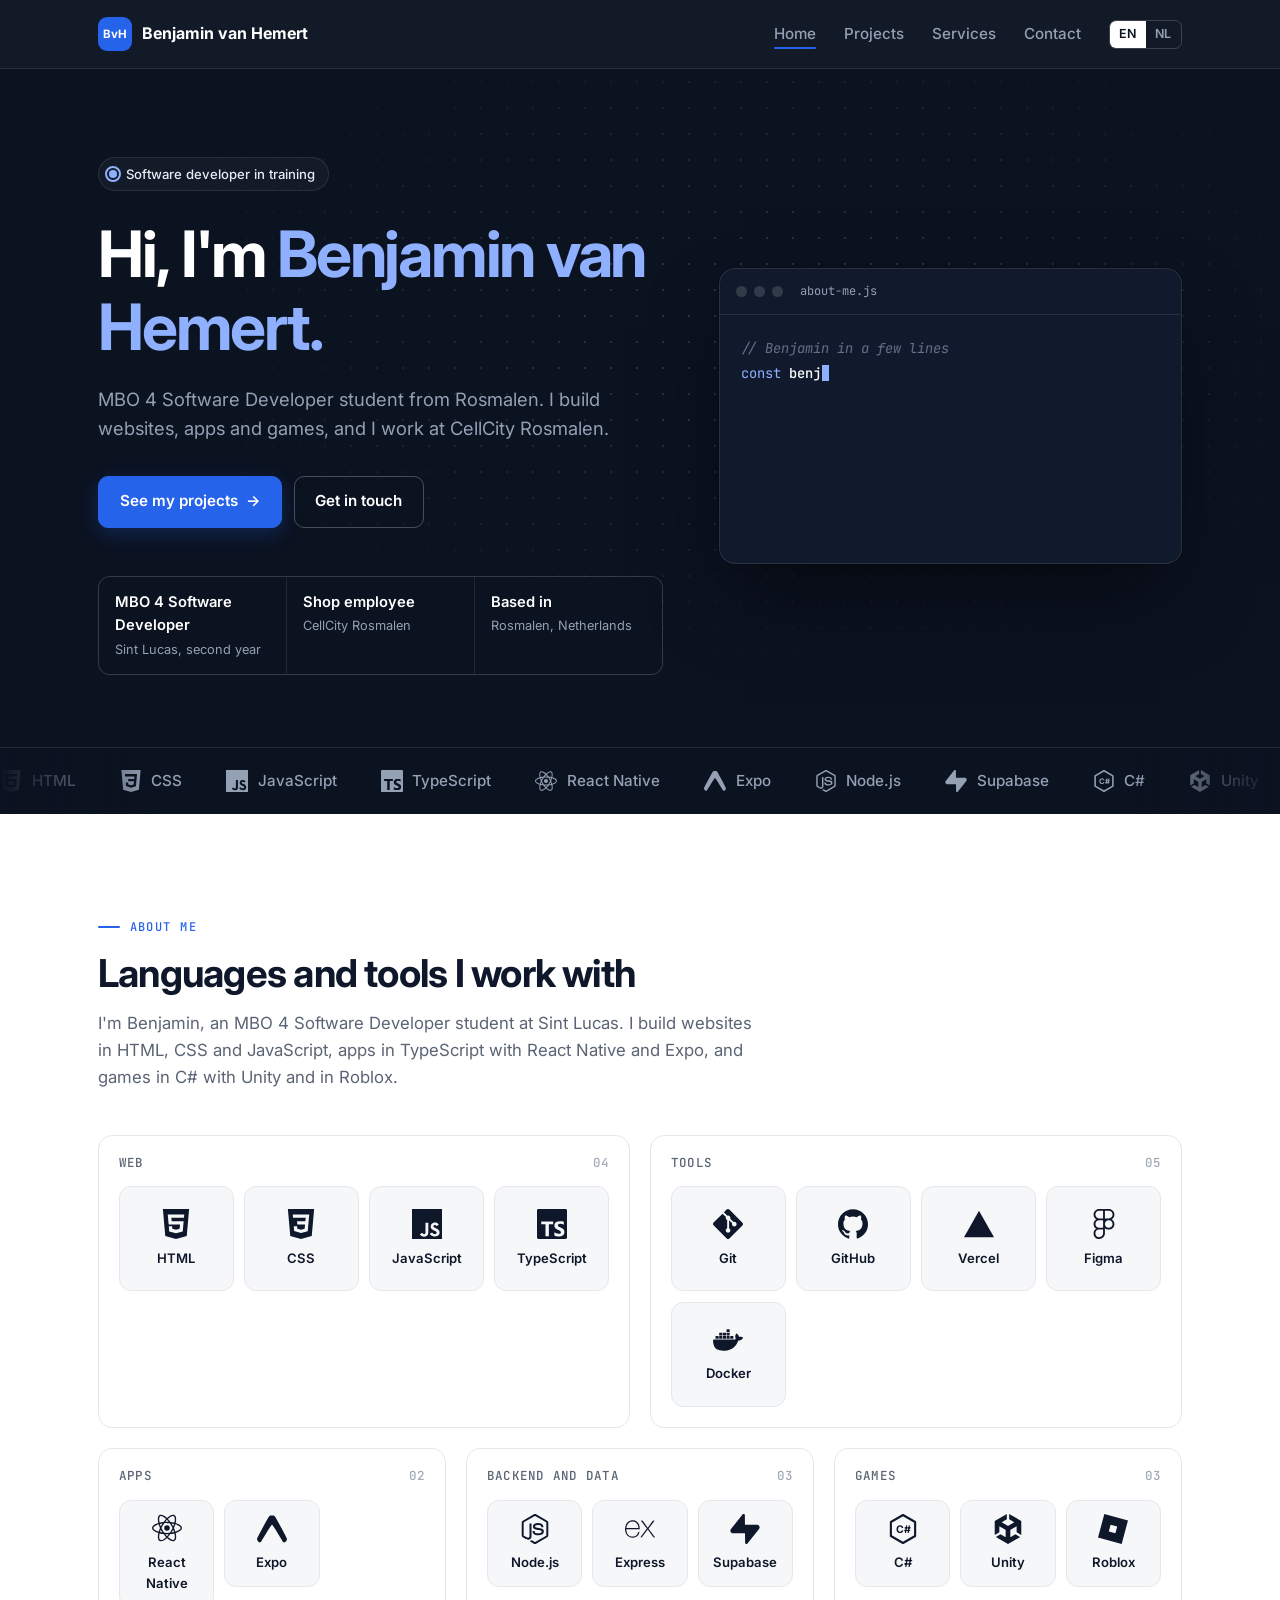
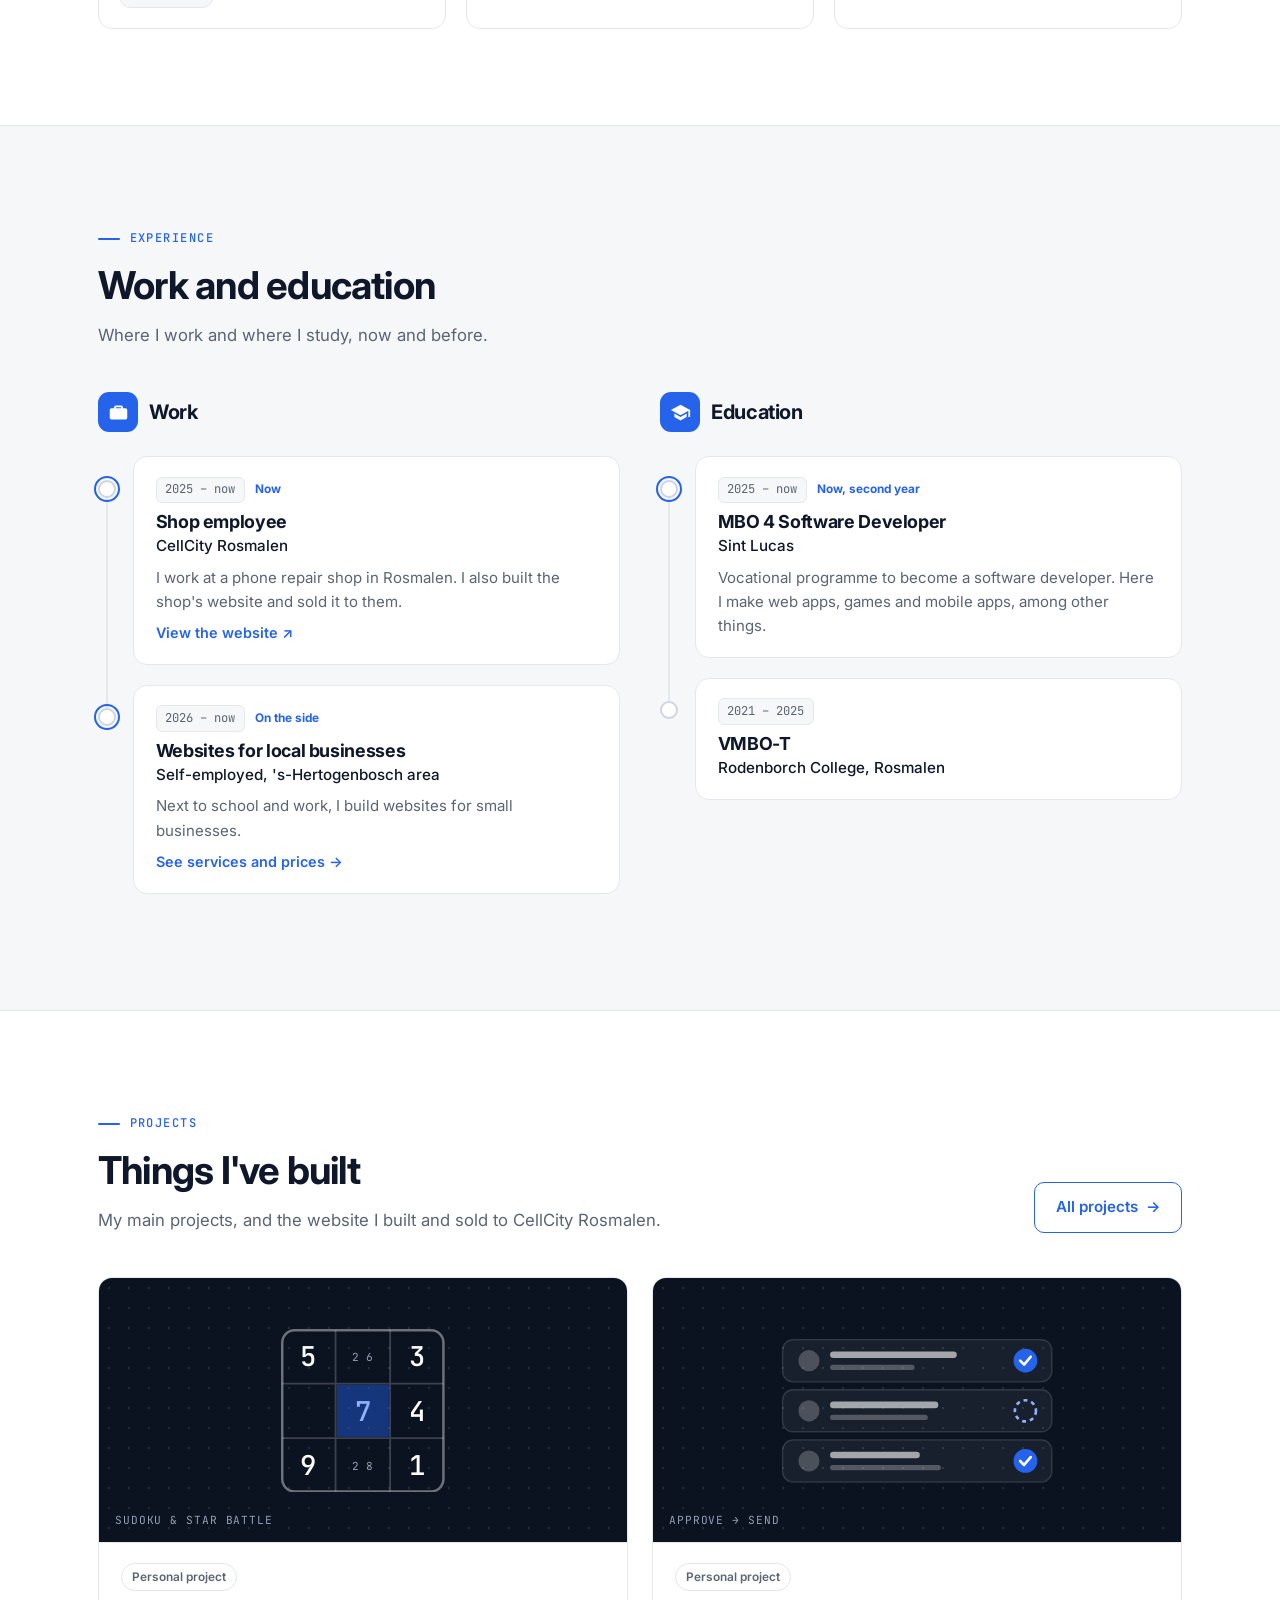
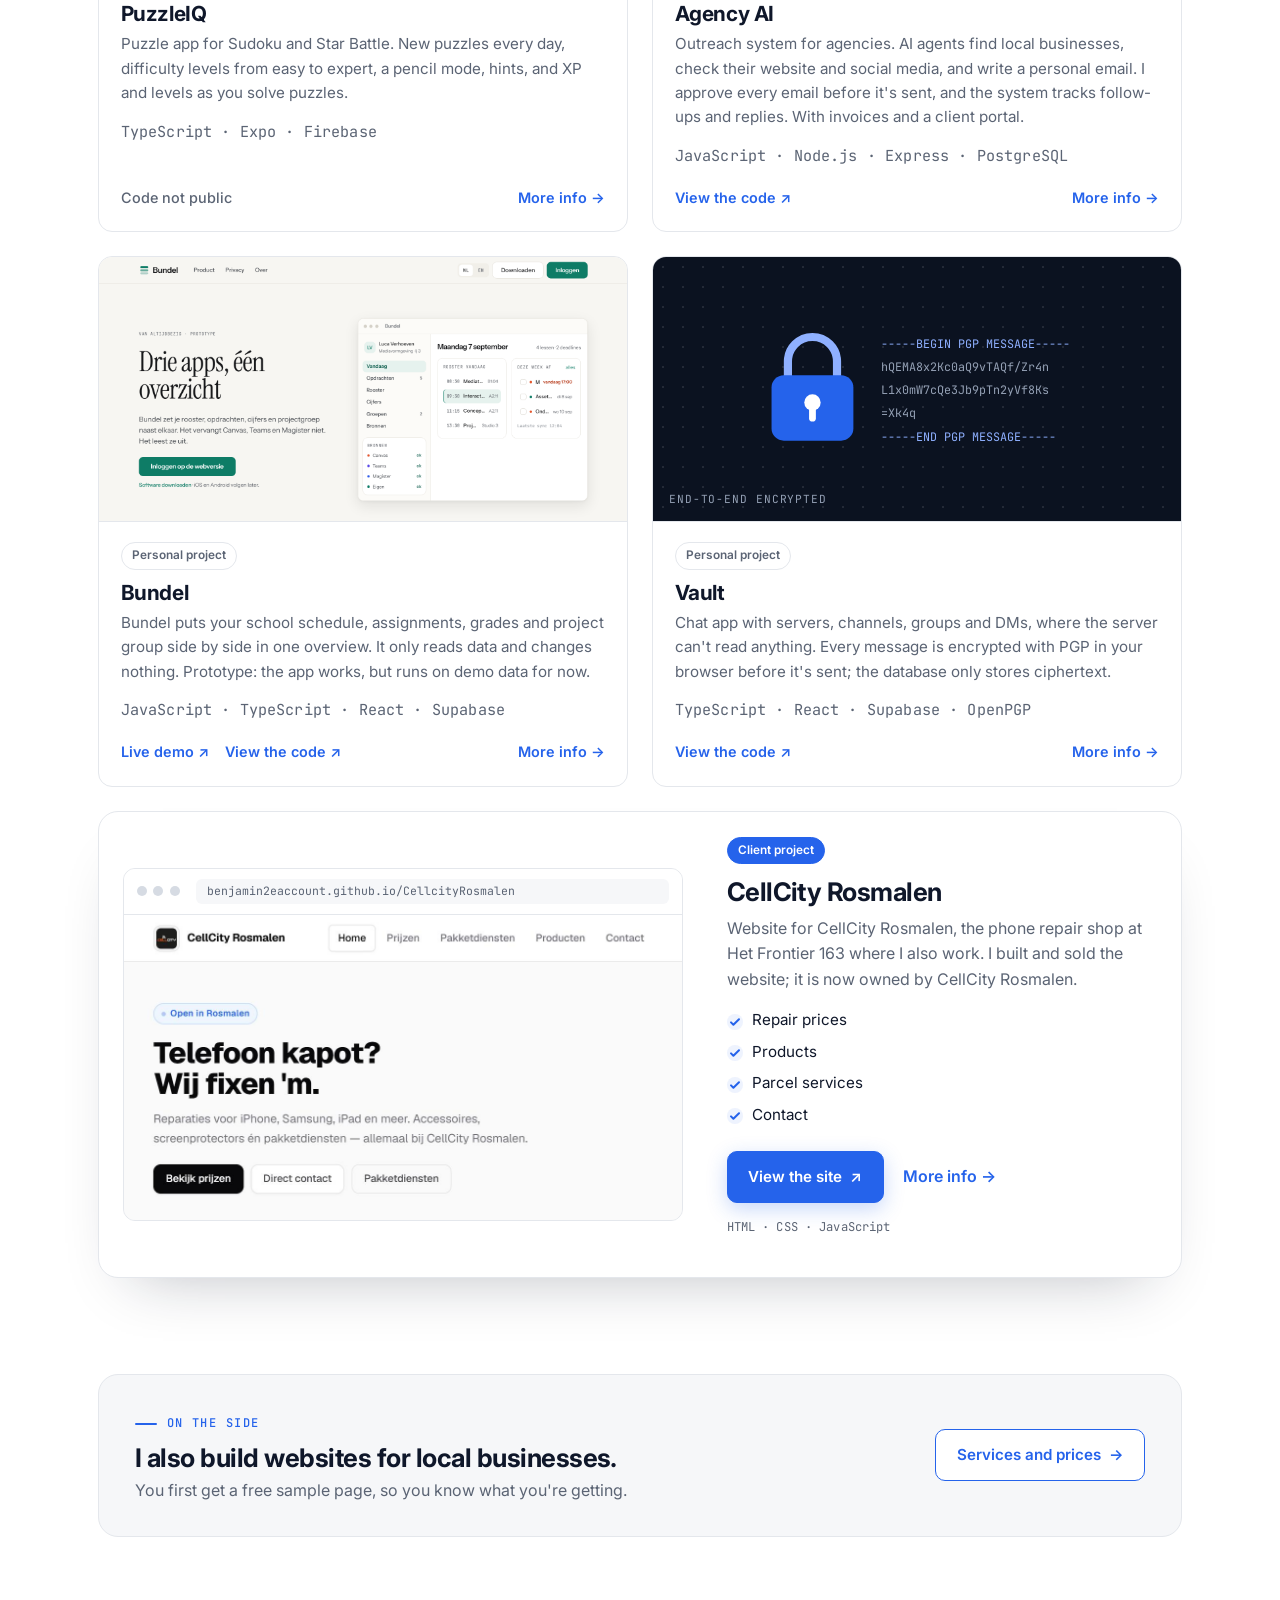
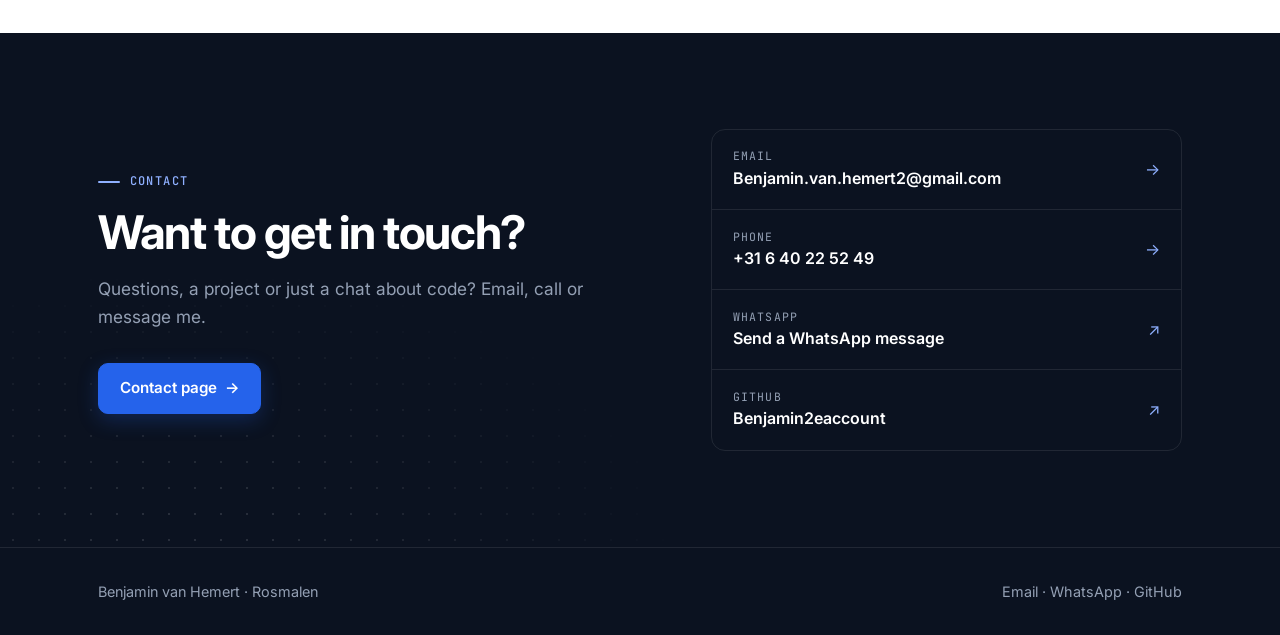
<file: index.html>
<!DOCTYPE html>
<html lang="en">
<head>
<meta charset="UTF-8">
<meta name="viewport" content="width=device-width, initial-scale=1">
<title>Benjamin van Hemert | Software developer from Rosmalen</title>
<link rel="icon" href="data:,">
<meta name="description" content="Benjamin van Hemert, MBO 4 Software Developer student at Sint Lucas from Rosmalen. I build websites, apps and games, and I work at CellCity Rosmalen.">
<link rel="alternate" hreflang="en" href="https://benjamin2eaccount.github.io/Portfolio-123.bvh/">
<link rel="alternate" hreflang="nl" href="https://benjamin2eaccount.github.io/Portfolio-123.bvh/nl/">
<link rel="alternate" hreflang="x-default" href="https://benjamin2eaccount.github.io/Portfolio-123.bvh/">
<link rel="preconnect" href="https://fonts.googleapis.com">
<link rel="preconnect" href="https://fonts.gstatic.com" crossorigin>
<link href="https://fonts.googleapis.com/css2?family=Inter:wght@400;500;600;700&family=JetBrains+Mono:wght@400;500&display=swap" rel="stylesheet">
<link rel="stylesheet" href="style.css">
<meta name="theme-color" content="#0b1220">
<script>document.documentElement.classList.add('js')</script>
</head>
<body>
<svg width="0" height="0" style="position:absolute" aria-hidden="true" focusable="false">
  <symbol id="i-html" viewBox="0 0 24 24"><path d="M1.5 0h21l-1.91 21.563L11.977 24l-8.564-2.438L1.5 0zm7.031 9.75l-.232-2.718 10.059.003.23-2.622L5.412 4.41l.698 8.01h9.126l-.326 3.426-2.91.804-2.955-.81-.188-2.11H6.248l.33 4.171L12 19.351l5.379-1.443.744-8.157H8.531z"/></symbol>
  <symbol id="i-css" viewBox="0 0 24 24"><path d="M1.5 0h21l-1.91 21.563L11.977 24l-8.565-2.438L1.5 0zm17.09 4.413L5.41 4.41l.213 2.622 10.125.002-.255 2.716h-6.64l.24 2.573h6.182l-.366 3.523-2.91.804-2.956-.81-.188-2.11h-2.61l.29 3.855L12 19.288l5.373-1.53L18.59 4.414z"/></symbol>
  <symbol id="i-js" viewBox="0 0 24 24"><path d="M0 0h24v24H0V0zm22.034 18.276c-.175-1.095-.888-2.015-3.003-2.873-.736-.345-1.554-.585-1.797-1.14-.091-.33-.105-.51-.046-.705.15-.646.915-.84 1.515-.66.39.12.75.42.976.9 1.034-.676 1.034-.676 1.755-1.125-.27-.42-.404-.601-.586-.78-.63-.705-1.469-1.065-2.834-1.034l-.705.089c-.676.165-1.32.525-1.71 1.005-1.14 1.291-.811 3.541.569 4.471 1.365 1.02 3.361 1.244 3.616 2.205.24 1.17-.87 1.545-1.966 1.41-.811-.18-1.26-.586-1.755-1.336l-1.83 1.051c.21.48.45.689.81 1.109 1.74 1.756 6.09 1.666 6.871-1.004.029-.09.24-.705.074-1.65l.046.067zm-8.983-7.245h-2.248c0 1.938-.009 3.864-.009 5.805 0 1.232.063 2.363-.138 2.711-.33.689-1.18.601-1.566.48-.396-.196-.597-.466-.83-.855-.063-.105-.11-.196-.127-.196l-1.825 1.125c.305.63.75 1.172 1.324 1.517.855.51 2.004.675 3.207.405.783-.226 1.458-.691 1.811-1.411.51-.93.402-2.07.397-3.346.012-2.054 0-4.109 0-6.179l.004-.056z"/></symbol>
  <symbol id="i-ts" viewBox="0 0 24 24"><path d="M1.125 0C.502 0 0 .502 0 1.125v21.75C0 23.498.502 24 1.125 24h21.75c.623 0 1.125-.502 1.125-1.125V1.125C24 .502 23.498 0 22.875 0zm17.363 9.75c.612 0 1.154.037 1.627.111a6.38 6.38 0 0 1 1.306.34v2.458a3.95 3.95 0 0 0-.643-.361 5.093 5.093 0 0 0-.717-.26 5.453 5.453 0 0 0-1.426-.2c-.3 0-.573.028-.819.086a2.1 2.1 0 0 0-.623.242c-.17.104-.3.229-.393.374a.888.888 0 0 0-.14.49c0 .196.053.373.156.529.104.156.252.304.443.444s.423.276.696.41c.273.135.582.274.926.416.47.197.892.407 1.266.628.374.222.695.473.963.753.268.279.472.598.614.957.142.359.214.776.214 1.253 0 .657-.125 1.21-.373 1.656a3.033 3.033 0 0 1-1.012 1.085 4.38 4.38 0 0 1-1.487.596c-.566.12-1.163.18-1.79.18a9.916 9.916 0 0 1-1.84-.164 5.544 5.544 0 0 1-1.512-.493v-2.63a5.033 5.033 0 0 0 3.237 1.2c.333 0 .624-.03.872-.09.249-.06.456-.144.623-.25.166-.108.29-.234.373-.38a1.023 1.023 0 0 0-.074-1.089 2.12 2.12 0 0 0-.537-.5 5.597 5.597 0 0 0-.807-.444 27.72 27.72 0 0 0-1.007-.436c-.918-.383-1.602-.852-2.053-1.405-.45-.553-.676-1.222-.676-2.005 0-.614.123-1.141.369-1.582.246-.441.58-.804 1.004-1.089a4.494 4.494 0 0 1 1.47-.629 7.536 7.536 0 0 1 1.77-.201zm-15.113.188h9.563v2.166H9.506v9.646H6.789v-9.646H3.375z"/></symbol>
  <symbol id="i-react" viewBox="0 0 24 24"><path d="M14.23 12.004a2.236 2.236 0 0 1-2.235 2.236 2.236 2.236 0 0 1-2.236-2.236 2.236 2.236 0 0 1 2.235-2.236 2.236 2.236 0 0 1 2.236 2.236zm2.648-10.69c-1.346 0-3.107.96-4.888 2.622-1.78-1.653-3.542-2.602-4.887-2.602-.41 0-.783.093-1.106.278-1.375.793-1.683 3.264-.973 6.365C1.98 8.917 0 10.42 0 12.004c0 1.59 1.99 3.097 5.043 4.03-.704 3.113-.39 5.588.988 6.38.32.187.69.275 1.102.275 1.345 0 3.107-.96 4.888-2.624 1.78 1.654 3.542 2.603 4.887 2.603.41 0 .783-.09 1.106-.275 1.374-.792 1.683-3.263.973-6.365C22.02 15.096 24 13.59 24 12.004c0-1.59-1.99-3.097-5.043-4.032.704-3.11.39-5.587-.988-6.38-.318-.184-.688-.277-1.092-.278zm-.005 1.09v.006c.225 0 .406.044.558.127.666.382.955 1.835.73 3.704-.054.46-.142.945-.25 1.44-.96-.236-2.006-.417-3.107-.534-.66-.905-1.345-1.727-2.035-2.447 1.592-1.48 3.087-2.292 4.105-2.295zm-9.77.02c1.012 0 2.514.808 4.11 2.28-.686.72-1.37 1.537-2.02 2.442-1.107.117-2.154.298-3.113.538-.112-.49-.195-.964-.254-1.42-.23-1.868.054-3.32.714-3.707.19-.09.4-.127.563-.132zm4.882 3.05c.455.468.91.992 1.36 1.564-.44-.02-.89-.034-1.345-.034-.46 0-.915.01-1.36.034.44-.572.895-1.096 1.345-1.565zM12 8.1c.74 0 1.477.034 2.202.093.406.582.802 1.203 1.183 1.86.372.64.71 1.29 1.018 1.946-.308.655-.646 1.31-1.013 1.95-.38.66-.773 1.288-1.18 1.87-.728.063-1.466.098-2.21.098-.74 0-1.477-.035-2.202-.093-.406-.582-.802-1.204-1.183-1.86-.372-.64-.71-1.29-1.018-1.946.303-.657.646-1.313 1.013-1.954.38-.66.773-1.286 1.18-1.868.728-.064 1.466-.098 2.21-.098zm-3.635.254c-.24.377-.48.763-.704 1.16-.225.39-.435.782-.635 1.174-.265-.656-.49-1.31-.676-1.947.64-.15 1.315-.283 2.015-.386zm7.26 0c.695.103 1.365.23 2.006.387-.18.632-.405 1.282-.66 1.933-.2-.39-.41-.783-.64-1.174-.225-.392-.465-.774-.705-1.146zm3.063.675c.484.15.944.317 1.375.498 1.732.74 2.852 1.708 2.852 2.476-.005.768-1.125 1.74-2.857 2.475-.42.18-.88.342-1.355.493-.28-.958-.646-1.956-1.1-2.98.45-1.017.81-2.01 1.085-2.964zm-13.395.004c.278.96.645 1.957 1.1 2.98-.45 1.017-.812 2.01-1.086 2.964-.484-.15-.944-.318-1.37-.5-1.732-.737-2.852-1.706-2.852-2.474 0-.768 1.12-1.742 2.852-2.476.42-.18.88-.342 1.356-.494zm11.678 4.28c.265.657.49 1.312.676 1.948-.64.157-1.316.29-2.016.39.24-.375.48-.762.705-1.158.225-.39.435-.788.636-1.18zm-9.945.02c.2.392.41.783.64 1.175.23.39.465.772.705 1.143-.695-.102-1.365-.23-2.006-.386.18-.63.406-1.282.66-1.933zM17.92 16.32c.112.493.2.968.254 1.423.23 1.868-.054 3.32-.714 3.708-.147.09-.338.128-.563.128-1.012 0-2.514-.807-4.11-2.28.686-.72 1.37-1.536 2.02-2.44 1.107-.118 2.154-.3 3.113-.54zm-11.83.01c.96.234 2.006.415 3.107.532.66.905 1.345 1.727 2.035 2.446-1.595 1.483-3.092 2.295-4.11 2.295-.22-.005-.406-.05-.553-.132-.666-.38-.955-1.834-.73-3.703.054-.46.142-.944.25-1.438zm4.56.64c.44.02.89.034 1.345.034.46 0 .915-.01 1.36-.034-.44.572-.895 1.095-1.345 1.565-.455-.47-.91-.993-1.36-1.565z"/></symbol>
  <symbol id="i-expo" viewBox="0 0 24 24"><path d="M0 20.084c.043.53.23 1.063.718 1.778.58.849 1.576 1.315 2.303.567.49-.505 5.794-9.776 8.35-13.29a.761.761 0 011.248 0c2.556 3.514 7.86 12.785 8.35 13.29.727.748 1.723.282 2.303-.567.57-.835.728-1.42.728-2.046 0-.426-8.26-15.798-9.092-17.078-.8-1.23-1.044-1.498-2.397-1.542h-1.032c-1.353.044-1.597.311-2.398 1.542C8.267 3.991.33 18.758 0 19.77Z"/></symbol>
  <symbol id="i-node" viewBox="0 0 24 24"><path d="M11.998,24c-0.321,0-0.641-0.084-0.922-0.247l-2.936-1.737c-0.438-0.245-0.224-0.332-0.08-0.383 c0.585-0.203,0.703-0.25,1.328-0.604c0.065-0.037,0.151-0.023,0.218,0.017l2.256,1.339c0.082,0.045,0.197,0.045,0.272,0l8.795-5.076 c0.082-0.047,0.134-0.141,0.134-0.238V6.921c0-0.099-0.053-0.192-0.137-0.242l-8.791-5.072c-0.081-0.047-0.189-0.047-0.271,0 L3.075,6.68C2.99,6.729,2.936,6.825,2.936,6.921v10.15c0,0.097,0.054,0.189,0.139,0.235l2.409,1.392 c1.307,0.654,2.108-0.116,2.108-0.89V7.787c0-0.142,0.114-0.253,0.256-0.253h1.115c0.139,0,0.255,0.112,0.255,0.253v10.021 c0,1.745-0.95,2.745-2.604,2.745c-0.508,0-0.909,0-2.026-0.551L2.28,18.675c-0.57-0.329-0.922-0.945-0.922-1.604V6.921 c0-0.659,0.353-1.275,0.922-1.603l8.795-5.082c0.557-0.315,1.296-0.315,1.848,0l8.794,5.082c0.57,0.329,0.924,0.944,0.924,1.603 v10.15c0,0.659-0.354,1.273-0.924,1.604l-8.794,5.078C12.643,23.916,12.324,24,11.998,24z M19.099,13.993 c0-1.9-1.284-2.406-3.987-2.763c-2.731-0.361-3.009-0.548-3.009-1.187c0-0.528,0.235-1.233,2.258-1.233 c1.807,0,2.473,0.389,2.747,1.607c0.024,0.115,0.129,0.199,0.247,0.199h1.141c0.071,0,0.138-0.031,0.186-0.081 c0.048-0.054,0.074-0.123,0.067-0.196c-0.177-2.098-1.571-3.076-4.388-3.076c-2.508,0-4.004,1.058-4.004,2.833 c0,1.925,1.488,2.457,3.895,2.695c2.88,0.282,3.103,0.703,3.103,1.269c0,0.983-0.789,1.402-2.642,1.402 c-2.327,0-2.839-0.584-3.011-1.742c-0.02-0.124-0.126-0.215-0.253-0.215h-1.137c-0.141,0-0.254,0.112-0.254,0.253 c0,1.482,0.806,3.248,4.655,3.248C17.501,17.007,19.099,15.91,19.099,13.993z"/></symbol>
  <symbol id="i-express" viewBox="0 0 24 24"><path d="M24 18.588a1.529 1.529 0 01-1.895-.72l-3.45-4.771-.5-.667-4.003 5.444a1.466 1.466 0 01-1.802.708l5.158-6.92-4.798-6.251a1.595 1.595 0 011.9.666l3.576 4.83 3.596-4.81a1.435 1.435 0 011.788-.668L21.708 7.9l-2.522 3.283a.666.666 0 000 .994l4.804 6.412zM.002 11.576l.42-2.075c1.154-4.103 5.858-5.81 9.094-3.27 1.895 1.489 2.368 3.597 2.275 5.973H1.116C.943 16.447 4.005 19.009 7.92 17.7a4.078 4.078 0 002.582-2.876c.207-.666.548-.78 1.174-.588a5.417 5.417 0 01-2.589 3.957 6.272 6.272 0 01-7.306-.933 6.575 6.575 0 01-1.64-3.858c0-.235-.08-.455-.134-.666A88.33 88.33 0 010 11.577zm1.127-.286h9.654c-.06-3.076-2.001-5.258-4.59-5.278-2.882-.04-4.944 2.094-5.071 5.264z"/></symbol>
  <symbol id="i-supabase" viewBox="0 0 24 24"><path d="M11.9 1.036c-.015-.986-1.26-1.41-1.874-.637L.764 12.05C-.33 13.427.65 15.455 2.409 15.455h9.579l.113 7.51c.014.985 1.259 1.408 1.873.636l9.262-11.653c1.093-1.375.113-3.403-1.645-3.403h-9.642z"/></symbol>
  <symbol id="i-csharp" viewBox="0 0 24 24"><path d="M12 .8l9.7 5.6v11.2L12 23.2 2.3 17.6V6.4z" fill="none" stroke="currentColor" stroke-width="1.7" stroke-linejoin="round"/><text x="12" y="15.3" text-anchor="middle" font-family="Inter, Arial, sans-serif" font-size="8.4" font-weight="700" fill="currentColor">C#</text></symbol>
  <symbol id="i-unity" viewBox="0 0 24 24"><path d="m12.9288 4.2939 3.7997 2.1929c.1366.077.1415.2905 0 .3675l-4.515 2.6076a.4192.4192 0 0 1-.4246 0L7.274 6.8543c-.139-.0745-.1415-.293 0-.3675l3.7972-2.193V0L1.3758 5.5977V16.793l3.7177-2.1456v-4.3858c-.0025-.1565.1813-.2682.318-.1838l4.5148 2.6076a.4252.4252 0 0 1 .2136.3676v5.2127c.0025.1565-.1813.2682-.3179.1838l-3.7996-2.1929-3.7178 2.1457L12 24l9.6954-5.5977-3.7178-2.1457-3.7996 2.1929c-.1341.082-.3229-.0248-.3179-.1838V13.053c0-.1565.087-.2956.2136-.3676l4.5149-2.6076c.134-.082.3228.0224.3179.1838v4.3858l3.7177 2.1456V5.5977L12.9288 0Z"/></symbol>
  <symbol id="i-git" viewBox="0 0 24 24"><path d="M23.546 10.93L13.067.452c-.604-.603-1.582-.603-2.188 0L8.708 2.627l2.76 2.76c.645-.215 1.379-.07 1.889.441.516.515.658 1.258.438 1.9l2.658 2.66c.645-.223 1.387-.078 1.9.435.721.72.721 1.884 0 2.604-.719.719-1.881.719-2.6 0-.539-.541-.674-1.337-.404-1.996L12.86 8.955v6.525c.176.086.342.203.488.348.713.721.713 1.883 0 2.6-.719.721-1.889.721-2.609 0-.719-.719-.719-1.879 0-2.598.182-.18.387-.316.605-.406V8.835c-.217-.091-.424-.222-.6-.401-.545-.545-.676-1.342-.396-2.009L7.636 3.7.45 10.881c-.6.605-.6 1.584 0 2.189l10.48 10.477c.604.604 1.582.604 2.186 0l10.43-10.43c.605-.603.605-1.582 0-2.187"/></symbol>
  <symbol id="i-github" viewBox="0 0 24 24"><path d="M12 .297c-6.63 0-12 5.373-12 12 0 5.303 3.438 9.8 8.205 11.385.6.113.82-.258.82-.577 0-.285-.01-1.04-.015-2.04-3.338.724-4.042-1.61-4.042-1.61C4.422 18.07 3.633 17.7 3.633 17.7c-1.087-.744.084-.729.084-.729 1.205.084 1.838 1.236 1.838 1.236 1.07 1.835 2.809 1.305 3.495.998.108-.776.417-1.305.76-1.605-2.665-.3-5.466-1.332-5.466-5.93 0-1.31.465-2.38 1.235-3.22-.135-.303-.54-1.523.105-3.176 0 0 1.005-.322 3.3 1.23.96-.267 1.98-.399 3-.405 1.02.006 2.04.138 3 .405 2.28-1.552 3.285-1.23 3.285-1.23.645 1.653.24 2.873.12 3.176.765.84 1.23 1.91 1.23 3.22 0 4.61-2.805 5.625-5.475 5.92.42.36.81 1.096.81 2.22 0 1.606-.015 2.896-.015 3.286 0 .315.21.69.825.57C20.565 22.092 24 17.592 24 12.297c0-6.627-5.373-12-12-12"/></symbol>
  <symbol id="i-vercel" viewBox="0 0 24 24"><path d="M24 22.525H0l12-21.05 12 21.05z"/></symbol>
  <symbol id="i-figma" viewBox="0 0 24 24"><path d="M15.852 8.981h-4.588V0h4.588c2.476 0 4.49 2.014 4.49 4.49s-2.014 4.491-4.49 4.491zM12.735 7.51h3.117c1.665 0 3.019-1.355 3.019-3.019s-1.355-3.019-3.019-3.019h-3.117V7.51zm0 1.471H8.148c-2.476 0-4.49-2.014-4.49-4.49S5.672 0 8.148 0h4.588v8.981zm-4.587-7.51c-1.665 0-3.019 1.355-3.019 3.019s1.354 3.02 3.019 3.02h3.117V1.471H8.148zm4.587 15.019H8.148c-2.476 0-4.49-2.014-4.49-4.49s2.014-4.49 4.49-4.49h4.588v8.98zM8.148 8.981c-1.665 0-3.019 1.355-3.019 3.019s1.355 3.019 3.019 3.019h3.117V8.981H8.148zM8.172 24c-2.489 0-4.515-2.014-4.515-4.49s2.014-4.49 4.49-4.49h4.588v4.441c0 2.503-2.047 4.539-4.563 4.539zm-.024-7.51a3.023 3.023 0 0 0-3.019 3.019c0 1.665 1.365 3.019 3.044 3.019 1.705 0 3.093-1.376 3.093-3.068v-2.97H8.148zm7.704 0h-.098c-2.476 0-4.49-2.014-4.49-4.49s2.014-4.49 4.49-4.49h.098c2.476 0 4.49 2.014 4.49 4.49s-2.014 4.49-4.49 4.49zm-.097-7.509c-1.665 0-3.019 1.355-3.019 3.019s1.355 3.019 3.019 3.019h.098c1.665 0 3.019-1.355 3.019-3.019s-1.355-3.019-3.019-3.019h-.098z"/></symbol>
  <symbol id="i-roblox" viewBox="0 0 24 24"><path d="M18.926 23.998 0 18.892 5.075.002 24 5.108ZM15.348 10.09l-5.282-1.453-1.414 5.273 5.282 1.453z"/></symbol>
  <symbol id="i-docker" viewBox="0 0 24 24"><path d="M13.983 11.078h2.119a.186.186 0 00.186-.185V9.006a.186.186 0 00-.186-.186h-2.119a.185.185 0 00-.185.185v1.888c0 .102.083.185.185.185m-2.954-5.43h2.118a.186.186 0 00.186-.186V3.574a.186.186 0 00-.186-.185h-2.118a.185.185 0 00-.185.185v1.888c0 .102.082.185.185.185m0 2.716h2.118a.187.187 0 00.186-.186V6.29a.186.186 0 00-.186-.185h-2.118a.185.185 0 00-.185.185v1.887c0 .102.082.185.185.186m-2.93 0h2.12a.186.186 0 00.184-.186V6.29a.185.185 0 00-.185-.185H8.1a.185.185 0 00-.185.185v1.887c0 .102.083.185.185.186m-2.964 0h2.119a.186.186 0 00.185-.186V6.29a.185.185 0 00-.185-.185H5.136a.186.186 0 00-.186.185v1.887c0 .102.084.185.186.186m5.893 2.715h2.118a.186.186 0 00.186-.185V9.006a.186.186 0 00-.186-.186h-2.118a.185.185 0 00-.185.185v1.888c0 .102.082.185.185.185m-2.93 0h2.12a.185.185 0 00.184-.185V9.006a.185.185 0 00-.184-.186h-2.12a.185.185 0 00-.184.185v1.888c0 .102.083.185.185.185m-2.964 0h2.119a.185.185 0 00.185-.185V9.006a.185.185 0 00-.184-.186h-2.12a.186.186 0 00-.186.186v1.887c0 .102.084.185.186.185m-2.92 0h2.12a.185.185 0 00.184-.185V9.006a.185.185 0 00-.184-.186h-2.12a.185.185 0 00-.184.185v1.888c0 .102.082.185.185.185M23.763 9.89c-.065-.051-.672-.51-1.954-.51-.338.001-.676.03-1.01.087-.248-1.7-1.653-2.53-1.716-2.566l-.344-.199-.226.327c-.284.438-.49.922-.612 1.43-.23.97-.09 1.882.403 2.661-.595.332-1.55.413-1.744.42H.751a.751.751 0 00-.75.748 11.376 11.376 0 00.692 4.062c.545 1.428 1.355 2.48 2.41 3.124 1.18.723 3.1 1.137 5.275 1.137.983.003 1.963-.086 2.93-.266a12.248 12.248 0 003.823-1.389c.98-.567 1.86-1.288 2.61-2.136 1.252-1.418 1.998-2.997 2.553-4.4h.221c1.372 0 2.215-.549 2.68-1.009.309-.293.55-.65.707-1.046l.098-.288Z"/></symbol>
</svg>

<header class="site-header">
  <nav class="container nav" aria-label="Main menu">
    <a href="index.html" class="brand"><span class="brand-mark" aria-hidden="true">BvH</span><span>Benjamin van Hemert</span></a>
    <button class="nav-toggle" type="button" aria-expanded="false" aria-controls="navMenu">Menu</button>
    <ul class="nav-menu" id="navMenu">
      <li><a href="index.html" aria-current="page">Home</a></li>
      <li><a href="projects.html">Projects</a></li>
      <li><a href="services.html">Services</a></li>
      <li><a href="contact.html">Contact</a></li>
      <li class="lang" aria-label="Language"><span>EN</span><a href="nl/index.html" hreflang="nl" lang="nl">NL</a></li>
    </ul>
  </nav>
</header>

<main>

<section class="hero">
  <div class="hero-grid" aria-hidden="true"></div>
  <div class="container hero-inner">
    <div>
      <span class="status" data-intro><span class="pulse" aria-hidden="true"></span>Software developer in training</span>
      <h1 data-split>Hi, I'm <span class="hl">Benjamin van Hemert.</span></h1>
      <p class="hero-lead" data-intro style="--d:500">MBO 4 Software Developer student from Rosmalen. I build websites, apps and games, and I work at CellCity Rosmalen.</p>
      <div class="btn-row" data-intro style="--d:620">
        <a href="projects.html" class="btn btn-primary">See my projects <span class="btn-arrow" aria-hidden="true">→</span></a>
        <a href="contact.html" class="btn btn-ghost">Get in touch</a>
      </div>
      <ul class="hero-facts" data-intro style="--d:760">
        <li><strong>MBO 4 Software Developer</strong><span>Sint Lucas, second year</span></li>
        <li><strong>Shop employee</strong><span>CellCity Rosmalen</span></li>
        <li><strong>Based in</strong><span>Rosmalen, Netherlands</span></li>
      </ul>
    </div>

    <div class="code-wrap" data-intro style="--d:350">
      <div class="code-window" aria-label="Code sample with information about Benjamin">
        <div class="code-bar" aria-hidden="true"><i></i><i></i><i></i><span>about-me.js</span></div>
<pre class="code-body" data-type><span class="c">// Benjamin in a few lines</span>
<span class="k">const</span> <span class="n">benjamin</span> <span class="p">= {</span>
  role<span class="p">:</span> <span class="s">"Software developer"</span><span class="p">,</span>
  education<span class="p">:</span> <span class="s">"MBO 4 · Sint Lucas"</span><span class="p">,</span>
  work<span class="p">:</span> <span class="s">"CellCity Rosmalen"</span><span class="p">,</span>
  location<span class="p">:</span> <span class="s">"Rosmalen"</span><span class="p">,</span>
  builds<span class="p">: [</span><span class="s">"websites"</span><span class="p">,</span> <span class="s">"apps"</span><span class="p">,</span> <span class="s">"games"</span><span class="p">],</span>
<span class="p">};</span></pre>
      </div>
    </div>
  </div>

  <div class="marquee" aria-label="Languages and tools">
    <div class="marquee-track">
      <ul>
        <li><svg aria-hidden="true"><use href="#i-html"/></svg>HTML</li>
        <li><svg aria-hidden="true"><use href="#i-css"/></svg>CSS</li>
        <li><svg aria-hidden="true"><use href="#i-js"/></svg>JavaScript</li>
        <li><svg aria-hidden="true"><use href="#i-ts"/></svg>TypeScript</li>
        <li><svg aria-hidden="true"><use href="#i-react"/></svg>React Native</li>
        <li><svg aria-hidden="true"><use href="#i-expo"/></svg>Expo</li>
        <li><svg aria-hidden="true"><use href="#i-node"/></svg>Node.js</li>
        <li><svg aria-hidden="true"><use href="#i-supabase"/></svg>Supabase</li>
        <li><svg aria-hidden="true"><use href="#i-csharp"/></svg>C#</li>
        <li><svg aria-hidden="true"><use href="#i-unity"/></svg>Unity</li>
        <li><svg aria-hidden="true"><use href="#i-roblox"/></svg>Roblox</li>
        <li><svg aria-hidden="true"><use href="#i-git"/></svg>Git</li>
        <li><svg aria-hidden="true"><use href="#i-vercel"/></svg>Vercel</li>
        <li><svg aria-hidden="true"><use href="#i-figma"/></svg>Figma</li>
        <li><svg aria-hidden="true"><use href="#i-docker"/></svg>Docker</li>
      </ul>
      <ul aria-hidden="true">
        <li><svg><use href="#i-html"/></svg>HTML</li>
        <li><svg><use href="#i-css"/></svg>CSS</li>
        <li><svg><use href="#i-js"/></svg>JavaScript</li>
        <li><svg><use href="#i-ts"/></svg>TypeScript</li>
        <li><svg><use href="#i-react"/></svg>React Native</li>
        <li><svg><use href="#i-expo"/></svg>Expo</li>
        <li><svg><use href="#i-node"/></svg>Node.js</li>
        <li><svg><use href="#i-supabase"/></svg>Supabase</li>
        <li><svg><use href="#i-csharp"/></svg>C#</li>
        <li><svg><use href="#i-unity"/></svg>Unity</li>
        <li><svg><use href="#i-roblox"/></svg>Roblox</li>
        <li><svg><use href="#i-git"/></svg>Git</li>
        <li><svg><use href="#i-vercel"/></svg>Vercel</li>
        <li><svg><use href="#i-figma"/></svg>Figma</li>
        <li><svg><use href="#i-docker"/></svg>Docker</li>
      </ul>
    </div>
  </div>
</section>

<section class="section" id="skills">
  <div class="container">
    <span class="eyebrow reveal">About me</span>
    <h2 class="reveal">Languages and tools I work with</h2>
    <p class="section-intro reveal">I'm Benjamin, an MBO 4 Software Developer student at Sint Lucas. I build websites in HTML, CSS and JavaScript, apps in TypeScript with React Native and Expo, and games in C# with Unity and in Roblox.</p>
    <div class="skill-groups">
      <div class="skill-group wide reveal">
        <h3>Web <span>04</span></h3>
        <ul class="skill-grid">
          <li class="skill"><svg aria-hidden="true"><use href="#i-html"/></svg>HTML</li>
          <li class="skill"><svg aria-hidden="true"><use href="#i-css"/></svg>CSS</li>
          <li class="skill"><svg aria-hidden="true"><use href="#i-js"/></svg>JavaScript</li>
          <li class="skill"><svg aria-hidden="true"><use href="#i-ts"/></svg>TypeScript</li>
        </ul>
      </div>
      <div class="skill-group wide reveal" style="--i:1">
        <h3>Tools <span>05</span></h3>
        <ul class="skill-grid">
          <li class="skill"><svg aria-hidden="true"><use href="#i-git"/></svg>Git</li>
          <li class="skill"><svg aria-hidden="true"><use href="#i-github"/></svg>GitHub</li>
          <li class="skill"><svg aria-hidden="true"><use href="#i-vercel"/></svg>Vercel</li>
          <li class="skill"><svg aria-hidden="true"><use href="#i-figma"/></svg>Figma</li>
          <li class="skill"><svg aria-hidden="true"><use href="#i-docker"/></svg>Docker</li>
        </ul>
      </div>
      <div class="skill-group reveal">
        <h3>Apps <span>02</span></h3>
        <ul class="skill-grid">
          <li class="skill"><svg aria-hidden="true"><use href="#i-react"/></svg>React Native</li>
          <li class="skill"><svg aria-hidden="true"><use href="#i-expo"/></svg>Expo</li>
        </ul>
      </div>
      <div class="skill-group reveal" style="--i:1">
        <h3>Backend and data <span>03</span></h3>
        <ul class="skill-grid">
          <li class="skill"><svg aria-hidden="true"><use href="#i-node"/></svg>Node.js</li>
          <li class="skill"><svg aria-hidden="true"><use href="#i-express"/></svg>Express</li>
          <li class="skill"><svg aria-hidden="true"><use href="#i-supabase"/></svg>Supabase</li>
        </ul>
      </div>
      <div class="skill-group reveal" style="--i:2">
        <h3>Games <span>03</span></h3>
        <ul class="skill-grid">
          <li class="skill"><svg aria-hidden="true"><use href="#i-csharp"/></svg>C#</li>
          <li class="skill"><svg aria-hidden="true"><use href="#i-unity"/></svg>Unity</li>
          <li class="skill"><svg aria-hidden="true"><use href="#i-roblox"/></svg>Roblox</li>
        </ul>
      </div>
    </div>
  </div>
</section>

<section class="section section-alt" id="experience">
  <div class="container">
    <span class="eyebrow reveal">Experience</span>
    <h2 class="reveal">Work and education</h2>
    <p class="section-intro reveal">Where I work and where I study, now and before.</p>

    <div class="tracks">
      <div class="track">
        <h3 class="track-title reveal"><span class="track-icon" aria-hidden="true"><svg viewBox="0 0 24 24"><path d="M9 4h6a2 2 0 0 1 2 2v1h3a2 2 0 0 1 2 2v9a2 2 0 0 1-2 2H4a2 2 0 0 1-2-2V9a2 2 0 0 1 2-2h3V6a2 2 0 0 1 2-2zm0 3h6V6H9v1z"/></svg></span>Work</h3>
        <ol class="timeline">
          <li class="tl-track" aria-hidden="true"><span class="tl-fill"></span></li>
          <li class="tl-item is-now reveal">
            <span class="tl-dot" aria-hidden="true"></span>
            <div class="tl-card">
              <div class="tl-top"><span class="tl-date">2025 – now</span><span class="tl-now">Now</span></div>
              <h3>Shop employee</h3>
              <p class="tl-org">CellCity Rosmalen</p>
              <p>I work at a phone repair shop in Rosmalen. I also built the shop's website and sold it to them.</p>
              <p><a href="https://benjamin2eaccount.github.io/CellcityRosmalen/" target="_blank" rel="noopener">View the website ↗</a></p>
            </div>
          </li>
          <li class="tl-item is-now reveal" style="--i:1">
            <span class="tl-dot" aria-hidden="true"></span>
            <div class="tl-card">
              <div class="tl-top"><span class="tl-date">2026 – now</span><span class="tl-now">On the side</span></div>
              <h3>Websites for local businesses</h3>
              <p class="tl-org">Self-employed, 's-Hertogenbosch area</p>
              <p>Next to school and work, I build websites for small businesses.</p>
              <p><a href="services.html">See services and prices →</a></p>
            </div>
          </li>
        </ol>
      </div>

      <div class="track">
        <h3 class="track-title reveal" style="--i:1"><span class="track-icon" aria-hidden="true"><svg viewBox="0 0 24 24"><path d="M12 3 1 9l11 6 9-4.91V17h2V9L12 3zM5 13.18v4L12 21l7-3.82v-4L12 17l-7-3.82z"/></svg></span>Education</h3>
        <ol class="timeline">
          <li class="tl-track" aria-hidden="true"><span class="tl-fill"></span></li>
          <li class="tl-item is-now reveal">
            <span class="tl-dot" aria-hidden="true"></span>
            <div class="tl-card">
              <div class="tl-top"><span class="tl-date">2025 – now</span><span class="tl-now">Now, second year</span></div>
              <h3>MBO 4 Software Developer</h3>
              <p class="tl-org">Sint Lucas</p>
              <p>Vocational programme to become a software developer. Here I make web apps, games and mobile apps, among other things.</p>
            </div>
          </li>
          <li class="tl-item reveal" style="--i:1">
            <span class="tl-dot" aria-hidden="true"></span>
            <div class="tl-card">
              <div class="tl-top"><span class="tl-date">2021 – 2025</span></div>
              <h3>VMBO-T</h3>
              <p class="tl-org">Rodenborch College, Rosmalen</p>
            </div>
          </li>
        </ol>
      </div>
    </div>
  </div>
</section>

<section class="section" id="projects">
  <div class="container">
    <div class="section-head">
      <div>
        <span class="eyebrow reveal">Projects</span>
        <h2 class="reveal">Things I've built</h2>
        <p class="section-intro reveal">My main projects, and the website I built and sold to CellCity Rosmalen.</p>
      </div>
      <a href="projects.html" class="btn btn-secondary reveal">All projects <span class="btn-arrow" aria-hidden="true">→</span></a>
    </div>
    <div class="cards cards-2">
      <article class="card reveal" data-project="puzzleiq">
        <div class="card-media"><div class="art"><svg viewBox="0 0 132 132" aria-hidden="true"><rect x="45" y="45" width="42" height="42" fill="#2563eb" opacity=".45"/><rect x="1" y="1" width="130" height="130" rx="10" fill="none" stroke="rgba(255,255,255,.4)" stroke-width="2"/><path d="M44 1v130M88 1v130M1 44h130M1 88h130" stroke="rgba(255,255,255,.2)" stroke-width="1.5"/><text x="22" y="30" text-anchor="middle" font-family="JetBrains Mono, monospace" font-size="22" font-weight="500" fill="#fff">5</text><text x="110" y="30" text-anchor="middle" font-family="JetBrains Mono, monospace" font-size="22" font-weight="500" fill="#fff">3</text><text x="66" y="74" text-anchor="middle" font-family="JetBrains Mono, monospace" font-size="22" font-weight="500" fill="#8fb0ff">7</text><text x="22" y="118" text-anchor="middle" font-family="JetBrains Mono, monospace" font-size="22" font-weight="500" fill="#fff">9</text><text x="110" y="118" text-anchor="middle" font-family="JetBrains Mono, monospace" font-size="22" font-weight="500" fill="#fff">1</text><text x="110" y="74" text-anchor="middle" font-family="JetBrains Mono, monospace" font-size="22" font-weight="500" fill="#fff">4</text><text x="66" y="26" text-anchor="middle" font-family="JetBrains Mono, monospace" font-size="9" fill="#94a0b4">2 6</text><text x="66" y="114" text-anchor="middle" font-family="JetBrains Mono, monospace" font-size="9" fill="#94a0b4">2 8</text></svg><span class="art-caption">Sudoku &amp; Star Battle</span></div></div>
        <div class="card-body">
          <div class="label-row"><span class="label">Personal project</span></div>
          <h3>PuzzleIQ</h3>
          <p>Puzzle app for Sudoku and Star Battle. New puzzles every day, difficulty levels from easy to expert, a pencil mode, hints, and XP and levels as you solve puzzles.</p>
          <p class="tech">TypeScript · Expo · Firebase</p>
          <div class="links"><span class="off">Code not public</span></div>
        </div>
      </article>
      <article class="card reveal" data-project="agency-ai" style="--i:1">
        <div class="card-media"><div class="art"><svg viewBox="0 0 220 124" aria-hidden="true"><rect x="8" y="8" width="204" height="32" rx="8" fill="rgba(255,255,255,.06)" stroke="rgba(255,255,255,.14)"/><circle cx="28" cy="24" r="8" fill="rgba(255,255,255,.22)"/><rect x="44" y="17" width="96" height="5" rx="2.5" fill="rgba(255,255,255,.6)"/><rect x="44" y="27" width="64" height="4" rx="2" fill="rgba(255,255,255,.25)"/><circle cx="192" cy="24" r="9" fill="#2563eb"/><path d="M188 24l3 3 5-6" fill="none" stroke="#fff" stroke-width="2" stroke-linecap="round" stroke-linejoin="round"/><rect x="8" y="46" width="204" height="32" rx="8" fill="rgba(255,255,255,.06)" stroke="rgba(255,255,255,.14)"/><circle cx="28" cy="62" r="8" fill="rgba(255,255,255,.22)"/><rect x="44" y="55" width="82" height="5" rx="2.5" fill="rgba(255,255,255,.6)"/><rect x="44" y="65" width="74" height="4" rx="2" fill="rgba(255,255,255,.25)"/><circle cx="192" cy="62" r="8" fill="none" stroke="#8fb0ff" stroke-width="2" stroke-dasharray="3 3"/><rect x="8" y="84" width="204" height="32" rx="8" fill="rgba(255,255,255,.06)" stroke="rgba(255,255,255,.14)"/><circle cx="28" cy="100" r="8" fill="rgba(255,255,255,.22)"/><rect x="44" y="93" width="68" height="5" rx="2.5" fill="rgba(255,255,255,.6)"/><rect x="44" y="103" width="84" height="4" rx="2" fill="rgba(255,255,255,.25)"/><circle cx="192" cy="100" r="9" fill="#2563eb"/><path d="M188 100l3 3 5-6" fill="none" stroke="#fff" stroke-width="2" stroke-linecap="round" stroke-linejoin="round"/></svg><span class="art-caption">approve → send</span></div></div>
        <div class="card-body">
          <div class="label-row"><span class="label">Personal project</span></div>
          <h3>Agency AI</h3>
          <p>Outreach system for agencies. AI agents find local businesses, check their website and social media, and write a personal email. I approve every email before it's sent, and the system tracks follow-ups and replies. With invoices and a client portal.</p>
          <p class="tech">JavaScript · Node.js · Express · PostgreSQL</p>
          <div class="links"><a href="https://github.com/Benjamin2eaccount/agency-ai" target="_blank" rel="noopener">View the code ↗</a></div>
        </div>
      </article>
      <article class="card reveal" data-project="bundel">
        <div class="card-media"><img src="Photos/bundel.png" alt="Screenshot of the Bundel homepage" width="1600" height="800" loading="lazy"></div>
        <div class="card-body">
          <div class="label-row"><span class="label">Personal project</span></div>
          <h3>Bundel</h3>
          <p>Bundel puts your school schedule, assignments, grades and project group side by side in one overview. It only reads data and changes nothing. Prototype: the app works, but runs on demo data for now.</p>
          <p class="tech">JavaScript · TypeScript · React · Supabase</p>
          <div class="links"><a href="https://bundel-beige.vercel.app/" target="_blank" rel="noopener">Live demo ↗</a><a href="https://github.com/altijdbezig/Bundel" target="_blank" rel="noopener">View the code ↗</a></div>
        </div>
      </article>
      <article class="card reveal" data-project="vault" style="--i:1">
        <div class="card-media"><div class="art"><svg viewBox="0 0 250 120" aria-hidden="true"><path d="M30 52V40a18 18 0 0 1 36 0v12" fill="none" stroke="#8fb0ff" stroke-width="6" stroke-linecap="round"/><rect x="18" y="50" width="60" height="48" rx="9" fill="#2563eb"/><circle cx="48" cy="70" r="6" fill="#fff"/><rect x="45.5" y="72" width="5" height="12" rx="2.5" fill="#fff"/><text x="98" y="30" font-family="JetBrains Mono, monospace" font-size="8.6" fill="#8fb0ff">-----BEGIN PGP MESSAGE-----</text><text x="98" y="47" font-family="JetBrains Mono, monospace" font-size="8.6" fill="#94a0b4">hQEMA8x2Kc0aQ9vTAQf/Zr4n</text><text x="98" y="64" font-family="JetBrains Mono, monospace" font-size="8.6" fill="#94a0b4">L1x0mW7cQe3Jb9pTn2yVf8Ks</text><text x="98" y="81" font-family="JetBrains Mono, monospace" font-size="8.6" fill="#94a0b4">=Xk4q</text><text x="98" y="98" font-family="JetBrains Mono, monospace" font-size="8.6" fill="#8fb0ff">-----END PGP MESSAGE-----</text></svg><span class="art-caption">end-to-end encrypted</span></div></div>
        <div class="card-body">
          <div class="label-row"><span class="label">Personal project</span></div>
          <h3>Vault</h3>
          <p>Chat app with servers, channels, groups and DMs, where the server can't read anything. Every message is encrypted with PGP in your browser before it's sent; the database only stores ciphertext.</p>
          <p class="tech">TypeScript · React · Supabase · OpenPGP</p>
          <div class="links"><a href="https://github.com/altijdbezig/vault" target="_blank" rel="noopener">View the code ↗</a></div>
        </div>
      </article>
    </div>
    <div style="margin-top:1.5rem">
    <div class="featured reveal" data-project="cellcity">
      <div class="browser">
        <div class="browser-bar" aria-hidden="true"><i></i><i></i><i></i><span>benjamin2eaccount.github.io/CellcityRosmalen</span></div>
        <div class="browser-view"><img src="Photos/cellcity.jpg" alt="Screenshot of the CellCity Rosmalen homepage" width="1140" height="624" loading="lazy"></div>
      </div>
      <div>
        <span class="label label-client">Client project</span>
        <h3>CellCity Rosmalen</h3>
        <p>Website for CellCity Rosmalen, the phone repair shop at Het Frontier 163 where I also work. I built and sold the website; it is now owned by CellCity Rosmalen.</p>
        <ul class="check">
          <li>Repair prices</li>
          <li>Products</li>
          <li>Parcel services</li>
          <li>Contact</li>
        </ul>
        <div class="btn-row">
          <a href="https://benjamin2eaccount.github.io/CellcityRosmalen/" class="btn btn-primary" target="_blank" rel="noopener">View the site <span class="btn-arrow" aria-hidden="true">↗</span></a>
        </div>
        <p class="tech">HTML · CSS · JavaScript</p>
      </div>
    </div>
    </div>
  </div>
</section>

<section class="side-band">
  <div class="container">
  <div class="side-band-inner reveal">
    <div>
      <span class="eyebrow">On the side</span>
      <h2>I also build websites for local businesses.</h2>
      <p>You first get a free sample page, so you know what you're getting.</p>
    </div>
    <a href="services.html" class="btn btn-secondary">Services and prices <span class="btn-arrow" aria-hidden="true">→</span></a>
  </div>
  </div>
</section>

<section class="cta" id="contact">
  <div class="container cta-inner">
    <div>
      <span class="eyebrow reveal">Contact</span>
      <h2 class="reveal">Want to get in touch?</h2>
      <p class="reveal">Questions, a project or just a chat about code? Email, call or message me.</p>
      <div class="btn-row reveal">
        <a href="contact.html" class="btn btn-primary">Contact page <span class="btn-arrow" aria-hidden="true">→</span></a>
      </div>
    </div>
    <ul class="cta-list reveal" style="--i:1">
      <li><a href="mailto:Benjamin.van.hemert2@gmail.com"><span><span class="k">Email</span><span class="v">Benjamin.van.hemert2@gmail.com</span></span><span class="btn-arrow" aria-hidden="true">→</span></a></li>
      <li><a href="tel:+31640225249"><span><span class="k">Phone</span><span class="v">+31 6 40 22 52 49</span></span><span class="btn-arrow" aria-hidden="true">→</span></a></li>
      <li><a href="https://wa.me/31640225249" target="_blank" rel="noopener"><span><span class="k">WhatsApp</span><span class="v">Send a WhatsApp message</span></span><span class="btn-arrow" aria-hidden="true">↗</span></a></li>
      <li><a href="https://github.com/Benjamin2eaccount" target="_blank" rel="noopener"><span><span class="k">GitHub</span><span class="v">Benjamin2eaccount</span></span><span class="btn-arrow" aria-hidden="true">↗</span></a></li>
    </ul>
  </div>
</section>

</main>

<footer class="site-footer">
  <div class="container">
    <span>Benjamin van Hemert · Rosmalen</span>
    <span><a href="mailto:Benjamin.van.hemert2@gmail.com">Email</a> · <a href="https://wa.me/31640225249" target="_blank" rel="noopener">WhatsApp</a> · <a href="https://github.com/Benjamin2eaccount" target="_blank" rel="noopener">GitHub</a></span>
  </div>
</footer>

<script src="project-info.js"></script>
<script src="script.js"></script>
</body>
</html>
</file>
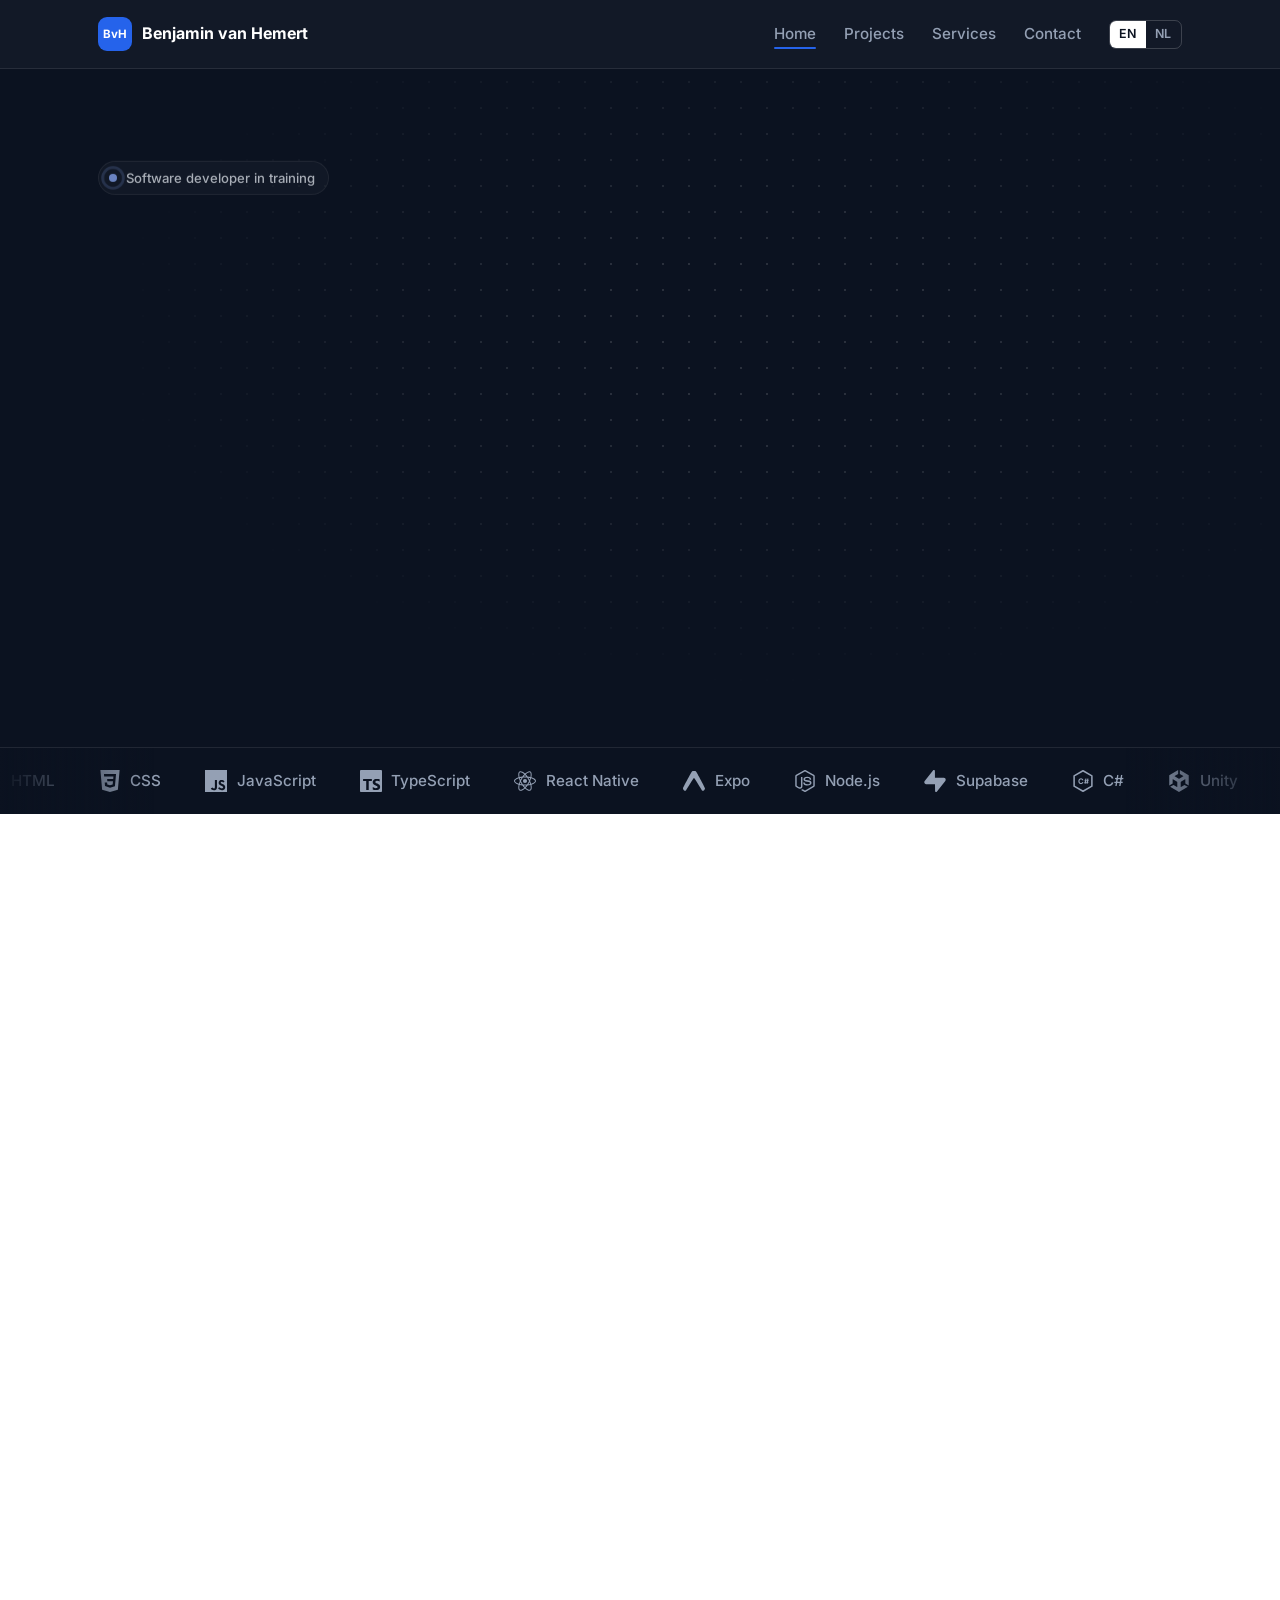
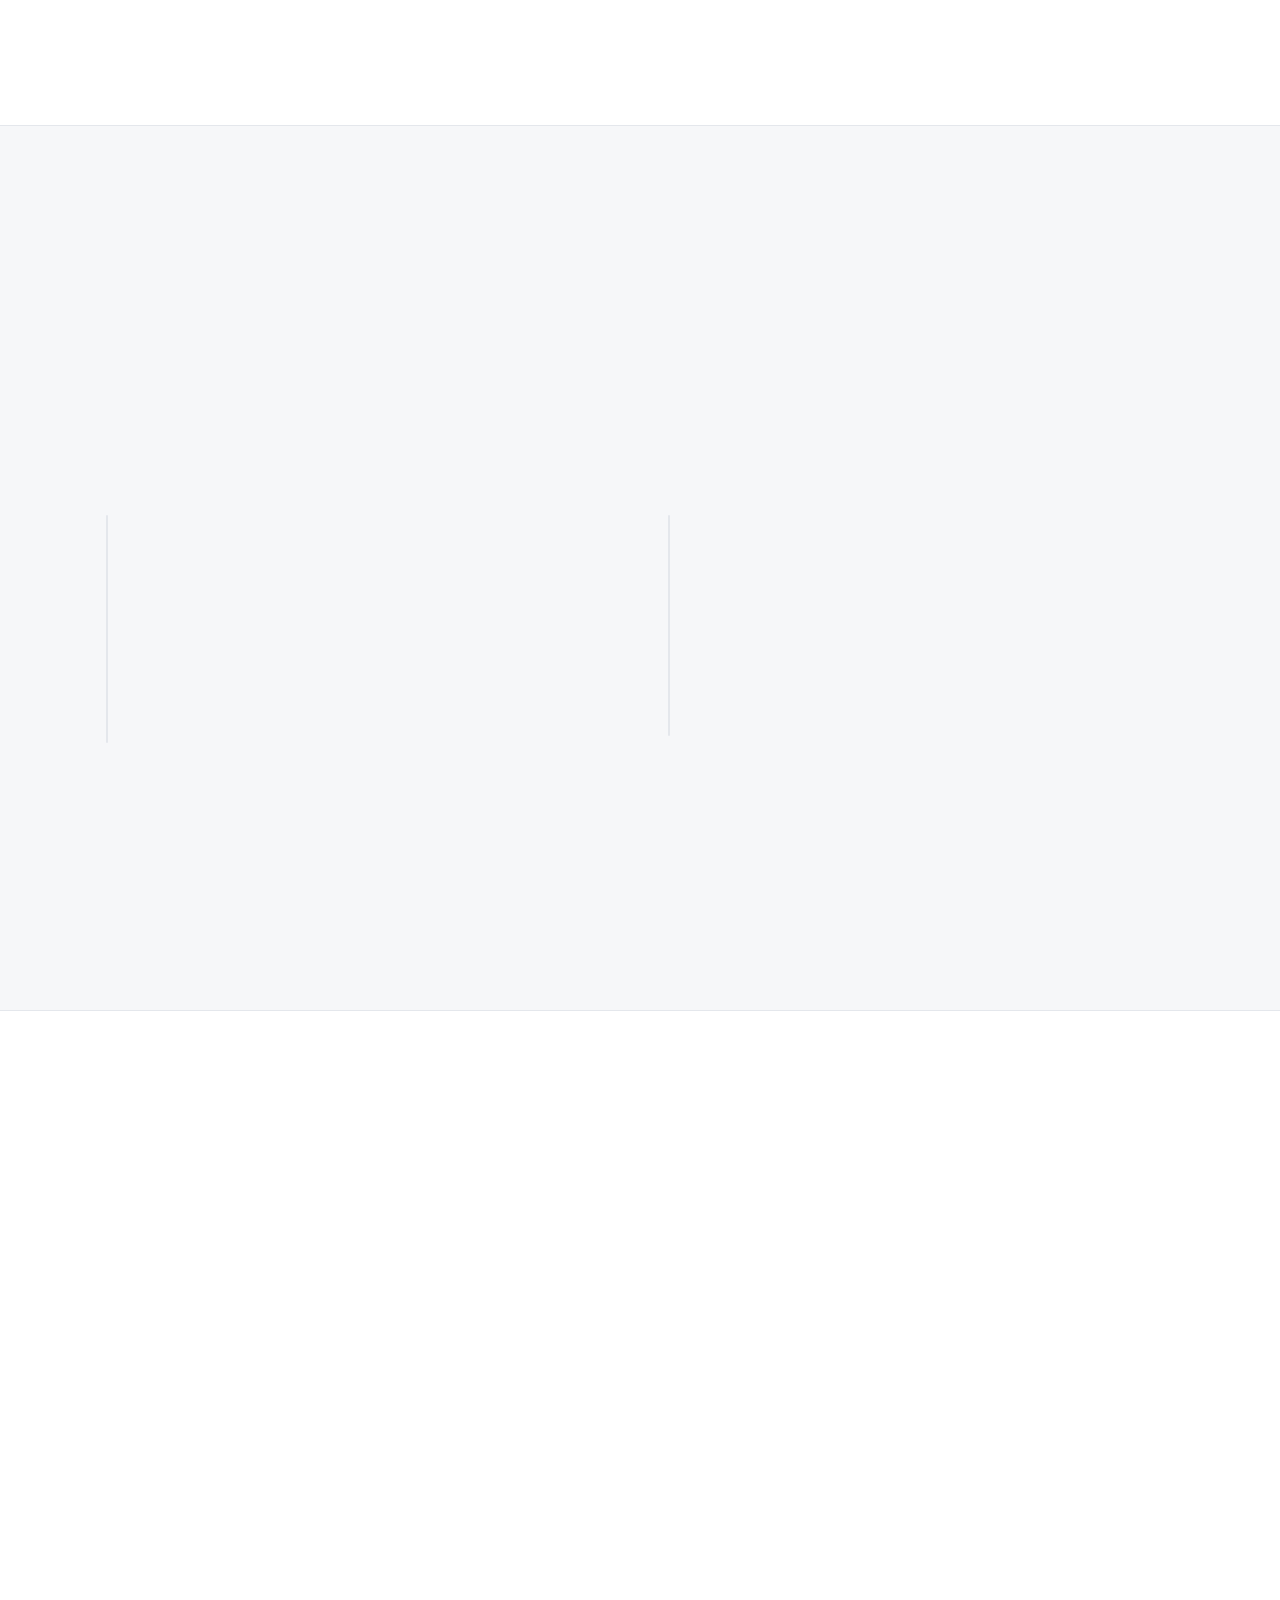
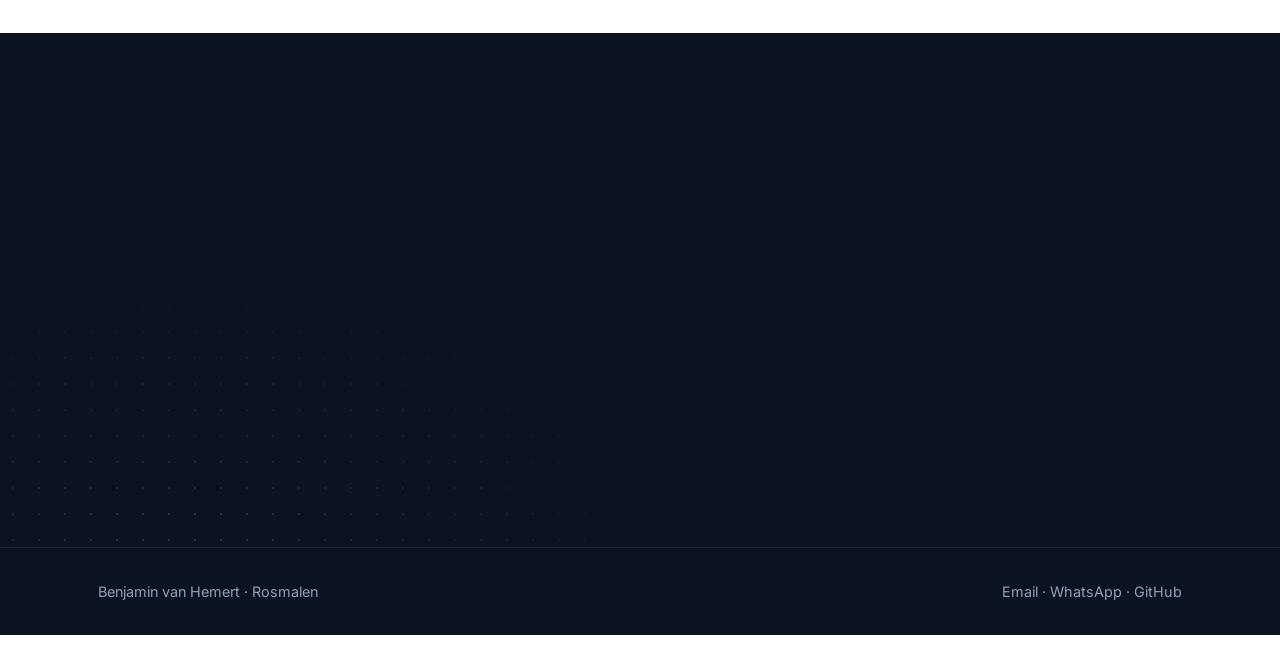
<file: en/index.html>
<!DOCTYPE html>
<html lang="en">
<head>
<meta charset="UTF-8">
<title>Benjamin van Hemert</title>
<meta name="robots" content="noindex">
<link rel="canonical" href="https://benjamin2eaccount.github.io/Portfolio-123.bvh/">
<meta http-equiv="refresh" content="0; url=../">
</head>
<body>
<p><a href="../">Continue to the page</a></p>
</body>
</html>
</file>
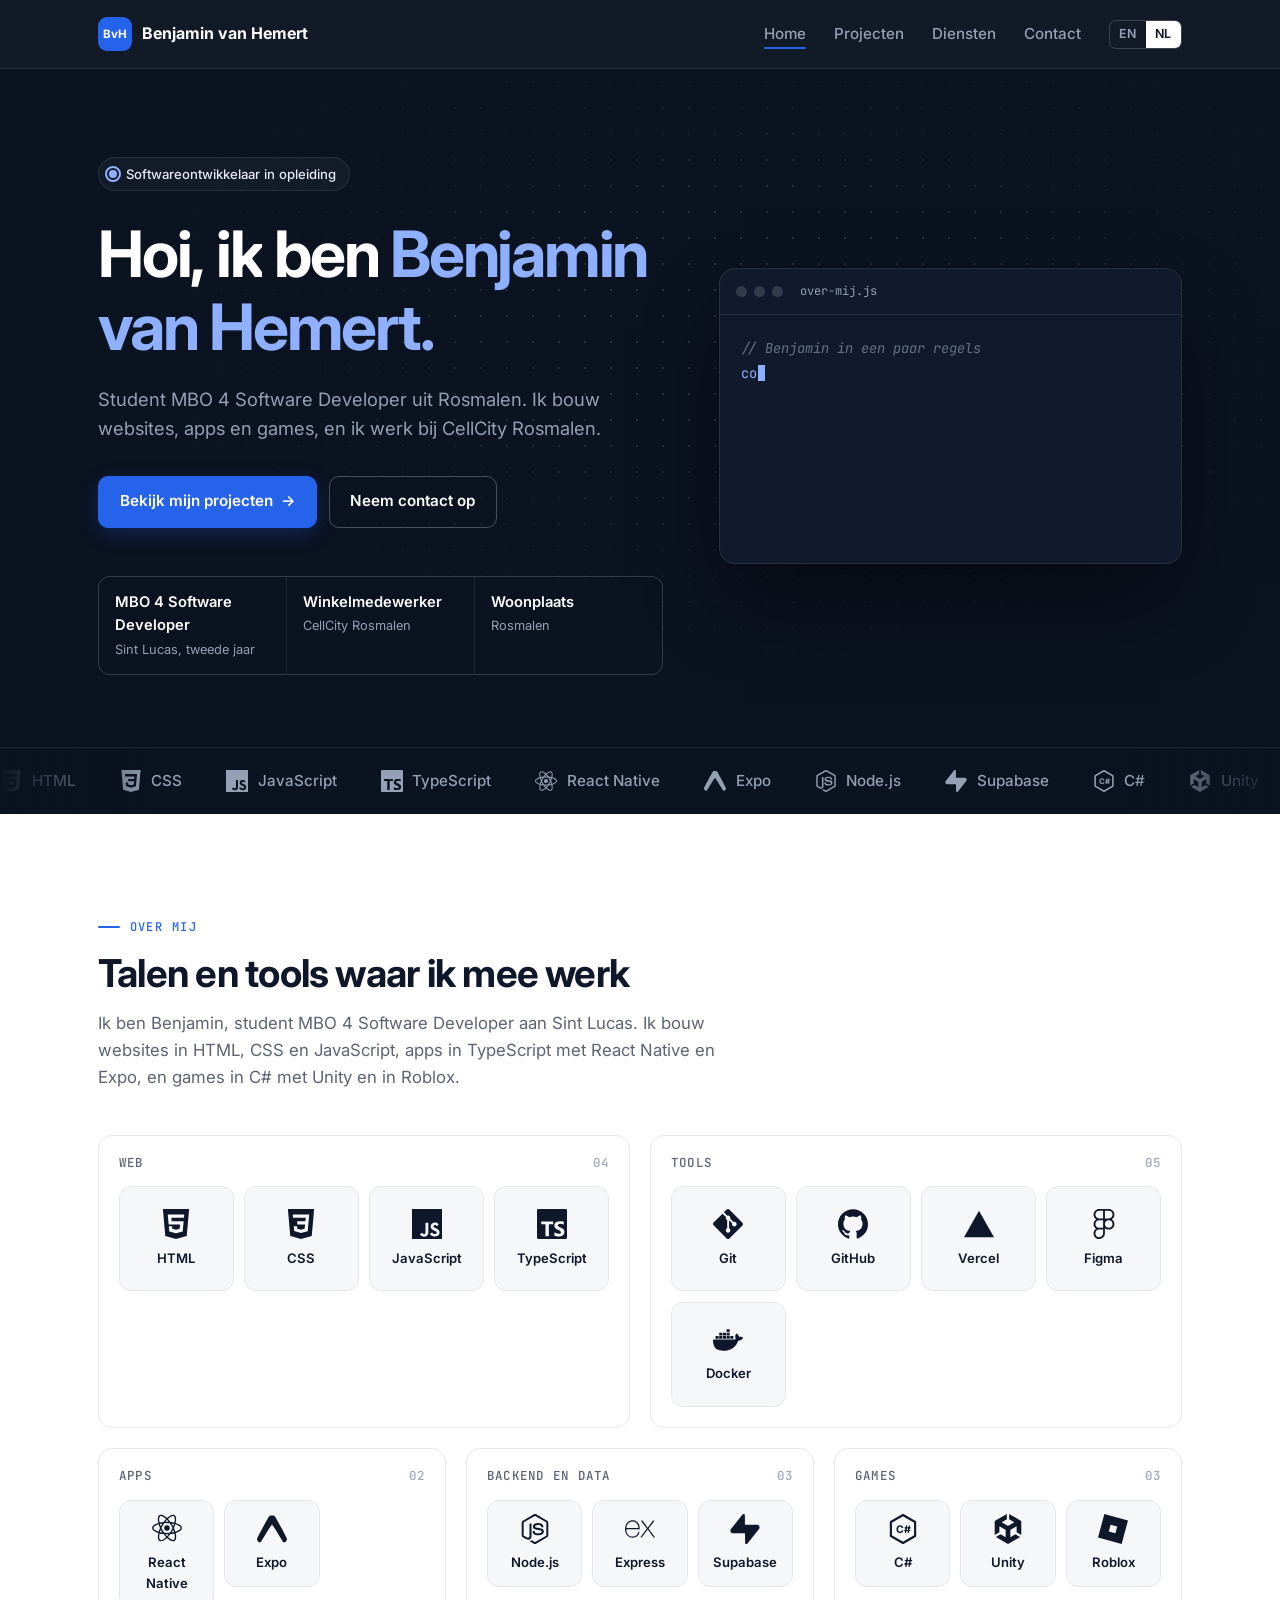
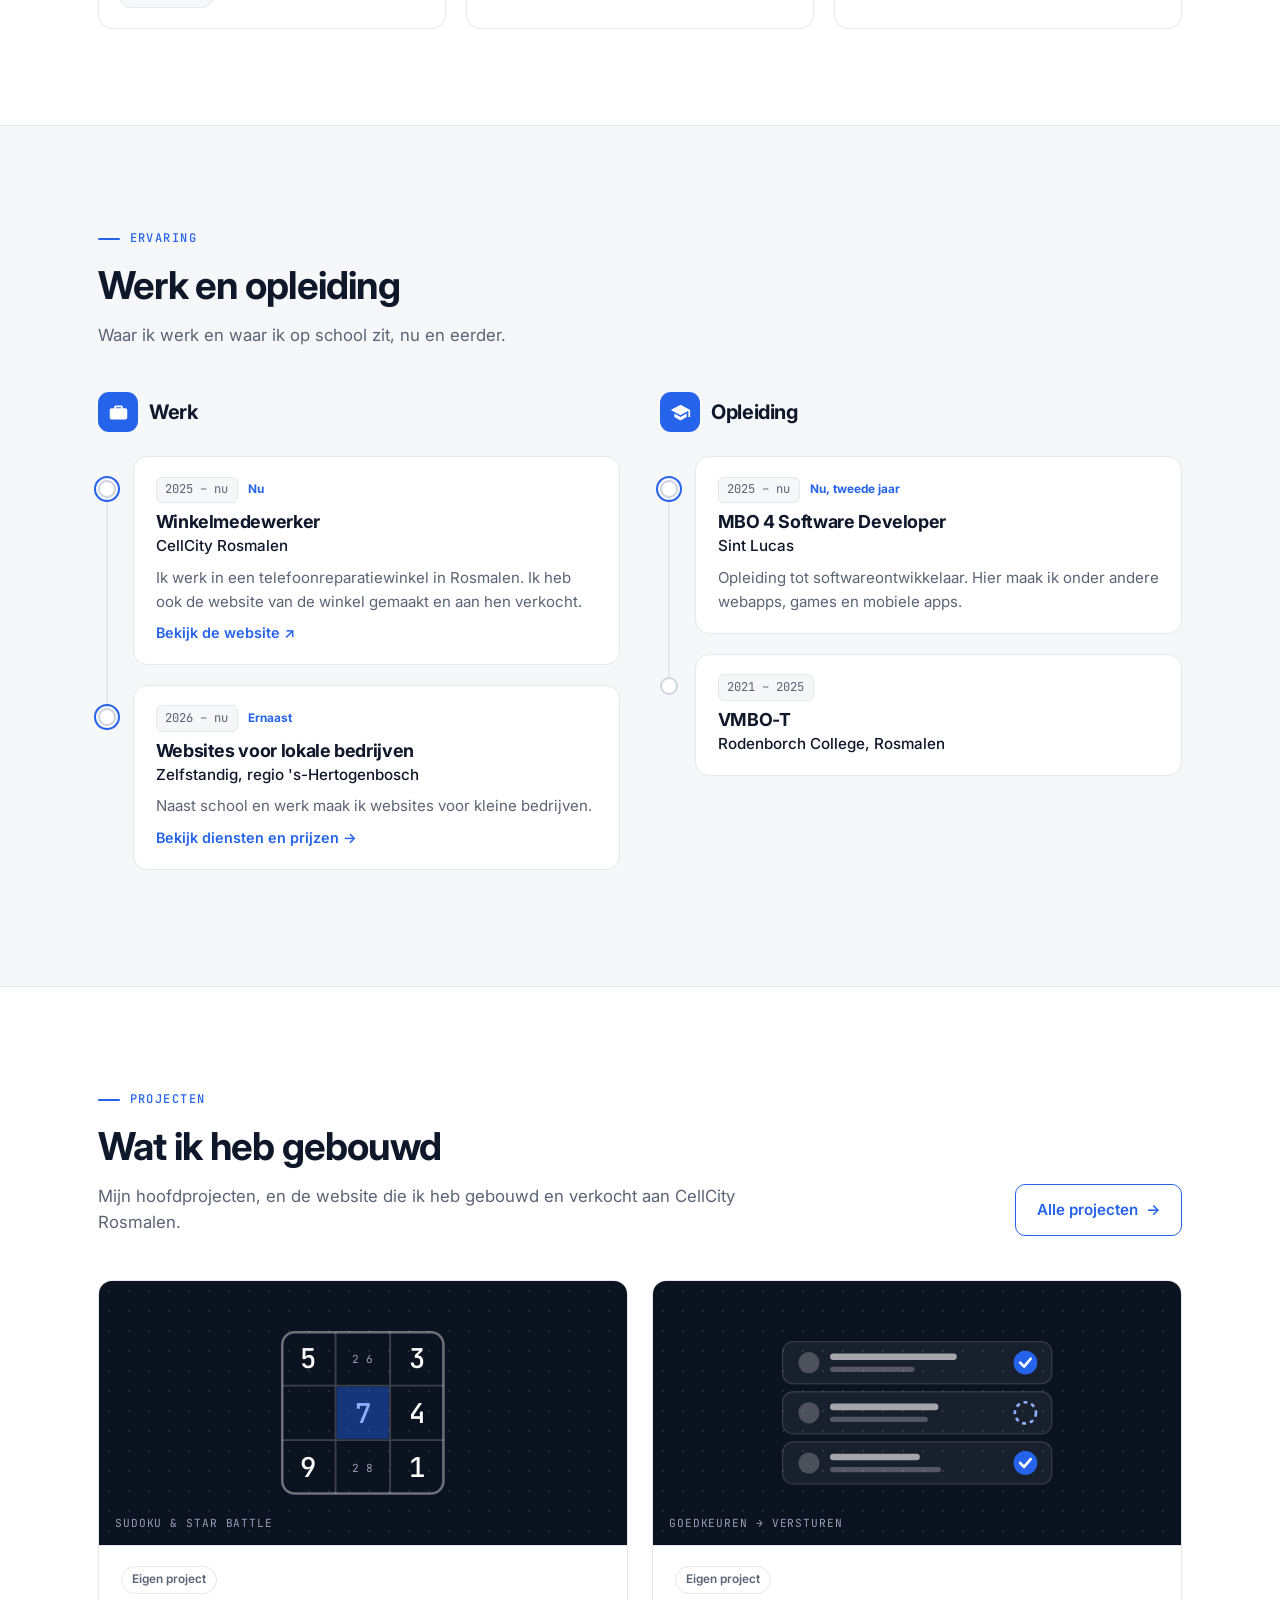
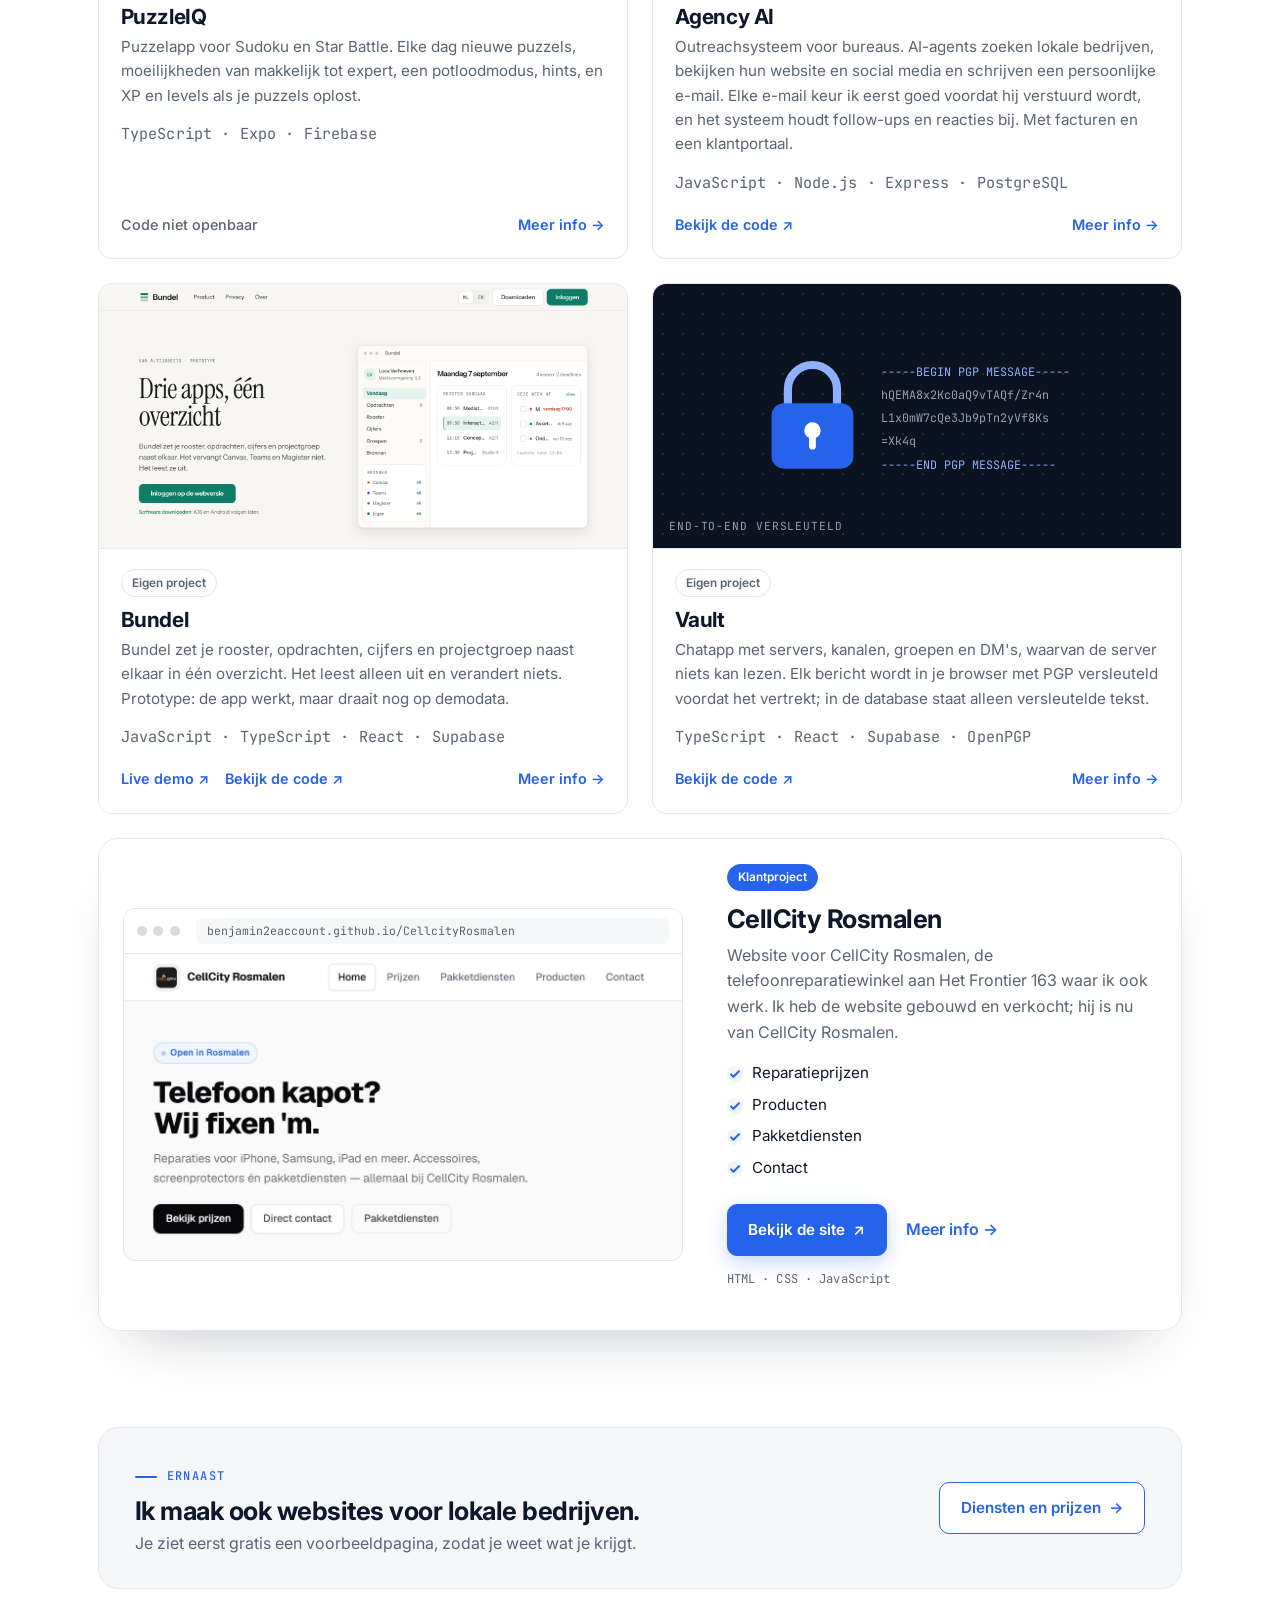
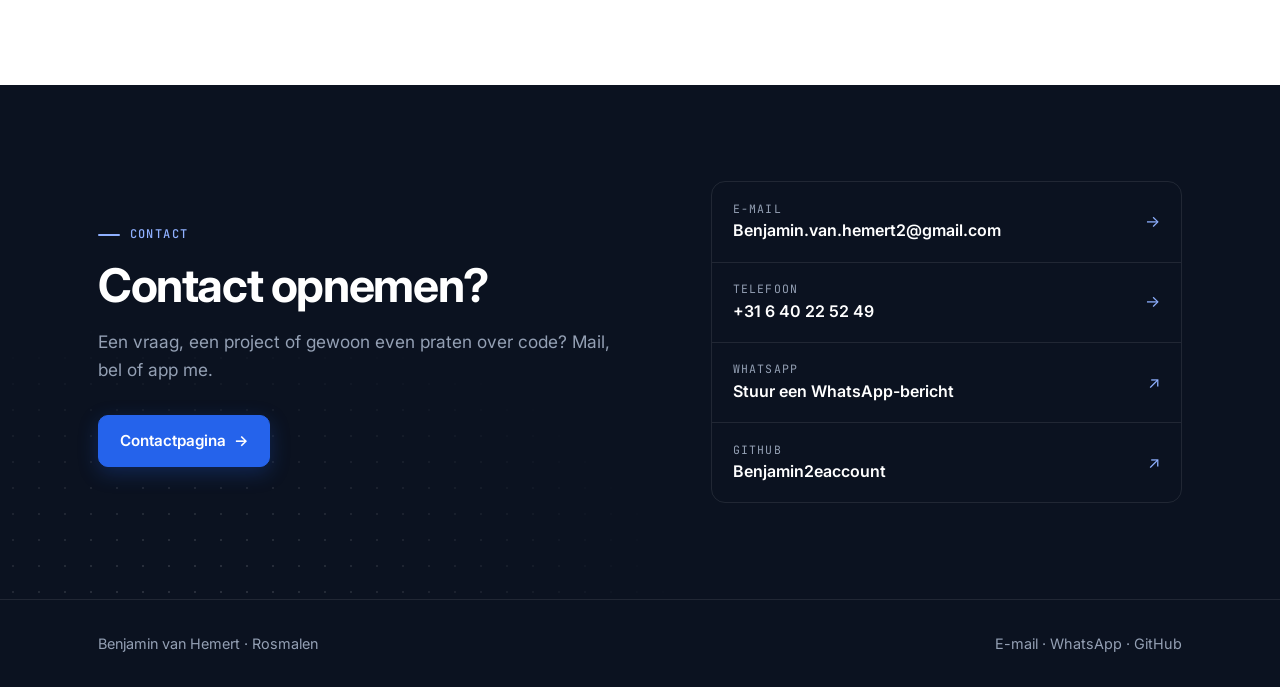
<file: nl/index.html>
<!DOCTYPE html>
<html lang="nl">
<head>
<meta charset="UTF-8">
<meta name="viewport" content="width=device-width, initial-scale=1">
<title>Benjamin van Hemert | Softwareontwikkelaar uit Rosmalen</title>
<link rel="icon" href="data:,">
<meta name="description" content="Benjamin van Hemert, student MBO 4 Software Developer aan Sint Lucas, uit Rosmalen. Ik bouw websites, apps en games en werk bij CellCity Rosmalen.">
<link rel="alternate" hreflang="en" href="https://benjamin2eaccount.github.io/Portfolio-123.bvh/">
<link rel="alternate" hreflang="nl" href="https://benjamin2eaccount.github.io/Portfolio-123.bvh/nl/">
<link rel="alternate" hreflang="x-default" href="https://benjamin2eaccount.github.io/Portfolio-123.bvh/">
<link rel="preconnect" href="https://fonts.googleapis.com">
<link rel="preconnect" href="https://fonts.gstatic.com" crossorigin>
<link href="https://fonts.googleapis.com/css2?family=Inter:wght@400;500;600;700&family=JetBrains+Mono:wght@400;500&display=swap" rel="stylesheet">
<link rel="stylesheet" href="../style.css">
<meta name="theme-color" content="#0b1220">
<script>document.documentElement.classList.add('js')</script>
</head>
<body>
<svg width="0" height="0" style="position:absolute" aria-hidden="true" focusable="false">
  <symbol id="i-html" viewBox="0 0 24 24"><path d="M1.5 0h21l-1.91 21.563L11.977 24l-8.564-2.438L1.5 0zm7.031 9.75l-.232-2.718 10.059.003.23-2.622L5.412 4.41l.698 8.01h9.126l-.326 3.426-2.91.804-2.955-.81-.188-2.11H6.248l.33 4.171L12 19.351l5.379-1.443.744-8.157H8.531z"/></symbol>
  <symbol id="i-css" viewBox="0 0 24 24"><path d="M1.5 0h21l-1.91 21.563L11.977 24l-8.565-2.438L1.5 0zm17.09 4.413L5.41 4.41l.213 2.622 10.125.002-.255 2.716h-6.64l.24 2.573h6.182l-.366 3.523-2.91.804-2.956-.81-.188-2.11h-2.61l.29 3.855L12 19.288l5.373-1.53L18.59 4.414z"/></symbol>
  <symbol id="i-js" viewBox="0 0 24 24"><path d="M0 0h24v24H0V0zm22.034 18.276c-.175-1.095-.888-2.015-3.003-2.873-.736-.345-1.554-.585-1.797-1.14-.091-.33-.105-.51-.046-.705.15-.646.915-.84 1.515-.66.39.12.75.42.976.9 1.034-.676 1.034-.676 1.755-1.125-.27-.42-.404-.601-.586-.78-.63-.705-1.469-1.065-2.834-1.034l-.705.089c-.676.165-1.32.525-1.71 1.005-1.14 1.291-.811 3.541.569 4.471 1.365 1.02 3.361 1.244 3.616 2.205.24 1.17-.87 1.545-1.966 1.41-.811-.18-1.26-.586-1.755-1.336l-1.83 1.051c.21.48.45.689.81 1.109 1.74 1.756 6.09 1.666 6.871-1.004.029-.09.24-.705.074-1.65l.046.067zm-8.983-7.245h-2.248c0 1.938-.009 3.864-.009 5.805 0 1.232.063 2.363-.138 2.711-.33.689-1.18.601-1.566.48-.396-.196-.597-.466-.83-.855-.063-.105-.11-.196-.127-.196l-1.825 1.125c.305.63.75 1.172 1.324 1.517.855.51 2.004.675 3.207.405.783-.226 1.458-.691 1.811-1.411.51-.93.402-2.07.397-3.346.012-2.054 0-4.109 0-6.179l.004-.056z"/></symbol>
  <symbol id="i-ts" viewBox="0 0 24 24"><path d="M1.125 0C.502 0 0 .502 0 1.125v21.75C0 23.498.502 24 1.125 24h21.75c.623 0 1.125-.502 1.125-1.125V1.125C24 .502 23.498 0 22.875 0zm17.363 9.75c.612 0 1.154.037 1.627.111a6.38 6.38 0 0 1 1.306.34v2.458a3.95 3.95 0 0 0-.643-.361 5.093 5.093 0 0 0-.717-.26 5.453 5.453 0 0 0-1.426-.2c-.3 0-.573.028-.819.086a2.1 2.1 0 0 0-.623.242c-.17.104-.3.229-.393.374a.888.888 0 0 0-.14.49c0 .196.053.373.156.529.104.156.252.304.443.444s.423.276.696.41c.273.135.582.274.926.416.47.197.892.407 1.266.628.374.222.695.473.963.753.268.279.472.598.614.957.142.359.214.776.214 1.253 0 .657-.125 1.21-.373 1.656a3.033 3.033 0 0 1-1.012 1.085 4.38 4.38 0 0 1-1.487.596c-.566.12-1.163.18-1.79.18a9.916 9.916 0 0 1-1.84-.164 5.544 5.544 0 0 1-1.512-.493v-2.63a5.033 5.033 0 0 0 3.237 1.2c.333 0 .624-.03.872-.09.249-.06.456-.144.623-.25.166-.108.29-.234.373-.38a1.023 1.023 0 0 0-.074-1.089 2.12 2.12 0 0 0-.537-.5 5.597 5.597 0 0 0-.807-.444 27.72 27.72 0 0 0-1.007-.436c-.918-.383-1.602-.852-2.053-1.405-.45-.553-.676-1.222-.676-2.005 0-.614.123-1.141.369-1.582.246-.441.58-.804 1.004-1.089a4.494 4.494 0 0 1 1.47-.629 7.536 7.536 0 0 1 1.77-.201zm-15.113.188h9.563v2.166H9.506v9.646H6.789v-9.646H3.375z"/></symbol>
  <symbol id="i-react" viewBox="0 0 24 24"><path d="M14.23 12.004a2.236 2.236 0 0 1-2.235 2.236 2.236 2.236 0 0 1-2.236-2.236 2.236 2.236 0 0 1 2.235-2.236 2.236 2.236 0 0 1 2.236 2.236zm2.648-10.69c-1.346 0-3.107.96-4.888 2.622-1.78-1.653-3.542-2.602-4.887-2.602-.41 0-.783.093-1.106.278-1.375.793-1.683 3.264-.973 6.365C1.98 8.917 0 10.42 0 12.004c0 1.59 1.99 3.097 5.043 4.03-.704 3.113-.39 5.588.988 6.38.32.187.69.275 1.102.275 1.345 0 3.107-.96 4.888-2.624 1.78 1.654 3.542 2.603 4.887 2.603.41 0 .783-.09 1.106-.275 1.374-.792 1.683-3.263.973-6.365C22.02 15.096 24 13.59 24 12.004c0-1.59-1.99-3.097-5.043-4.032.704-3.11.39-5.587-.988-6.38-.318-.184-.688-.277-1.092-.278zm-.005 1.09v.006c.225 0 .406.044.558.127.666.382.955 1.835.73 3.704-.054.46-.142.945-.25 1.44-.96-.236-2.006-.417-3.107-.534-.66-.905-1.345-1.727-2.035-2.447 1.592-1.48 3.087-2.292 4.105-2.295zm-9.77.02c1.012 0 2.514.808 4.11 2.28-.686.72-1.37 1.537-2.02 2.442-1.107.117-2.154.298-3.113.538-.112-.49-.195-.964-.254-1.42-.23-1.868.054-3.32.714-3.707.19-.09.4-.127.563-.132zm4.882 3.05c.455.468.91.992 1.36 1.564-.44-.02-.89-.034-1.345-.034-.46 0-.915.01-1.36.034.44-.572.895-1.096 1.345-1.565zM12 8.1c.74 0 1.477.034 2.202.093.406.582.802 1.203 1.183 1.86.372.64.71 1.29 1.018 1.946-.308.655-.646 1.31-1.013 1.95-.38.66-.773 1.288-1.18 1.87-.728.063-1.466.098-2.21.098-.74 0-1.477-.035-2.202-.093-.406-.582-.802-1.204-1.183-1.86-.372-.64-.71-1.29-1.018-1.946.303-.657.646-1.313 1.013-1.954.38-.66.773-1.286 1.18-1.868.728-.064 1.466-.098 2.21-.098zm-3.635.254c-.24.377-.48.763-.704 1.16-.225.39-.435.782-.635 1.174-.265-.656-.49-1.31-.676-1.947.64-.15 1.315-.283 2.015-.386zm7.26 0c.695.103 1.365.23 2.006.387-.18.632-.405 1.282-.66 1.933-.2-.39-.41-.783-.64-1.174-.225-.392-.465-.774-.705-1.146zm3.063.675c.484.15.944.317 1.375.498 1.732.74 2.852 1.708 2.852 2.476-.005.768-1.125 1.74-2.857 2.475-.42.18-.88.342-1.355.493-.28-.958-.646-1.956-1.1-2.98.45-1.017.81-2.01 1.085-2.964zm-13.395.004c.278.96.645 1.957 1.1 2.98-.45 1.017-.812 2.01-1.086 2.964-.484-.15-.944-.318-1.37-.5-1.732-.737-2.852-1.706-2.852-2.474 0-.768 1.12-1.742 2.852-2.476.42-.18.88-.342 1.356-.494zm11.678 4.28c.265.657.49 1.312.676 1.948-.64.157-1.316.29-2.016.39.24-.375.48-.762.705-1.158.225-.39.435-.788.636-1.18zm-9.945.02c.2.392.41.783.64 1.175.23.39.465.772.705 1.143-.695-.102-1.365-.23-2.006-.386.18-.63.406-1.282.66-1.933zM17.92 16.32c.112.493.2.968.254 1.423.23 1.868-.054 3.32-.714 3.708-.147.09-.338.128-.563.128-1.012 0-2.514-.807-4.11-2.28.686-.72 1.37-1.536 2.02-2.44 1.107-.118 2.154-.3 3.113-.54zm-11.83.01c.96.234 2.006.415 3.107.532.66.905 1.345 1.727 2.035 2.446-1.595 1.483-3.092 2.295-4.11 2.295-.22-.005-.406-.05-.553-.132-.666-.38-.955-1.834-.73-3.703.054-.46.142-.944.25-1.438zm4.56.64c.44.02.89.034 1.345.034.46 0 .915-.01 1.36-.034-.44.572-.895 1.095-1.345 1.565-.455-.47-.91-.993-1.36-1.565z"/></symbol>
  <symbol id="i-expo" viewBox="0 0 24 24"><path d="M0 20.084c.043.53.23 1.063.718 1.778.58.849 1.576 1.315 2.303.567.49-.505 5.794-9.776 8.35-13.29a.761.761 0 011.248 0c2.556 3.514 7.86 12.785 8.35 13.29.727.748 1.723.282 2.303-.567.57-.835.728-1.42.728-2.046 0-.426-8.26-15.798-9.092-17.078-.8-1.23-1.044-1.498-2.397-1.542h-1.032c-1.353.044-1.597.311-2.398 1.542C8.267 3.991.33 18.758 0 19.77Z"/></symbol>
  <symbol id="i-node" viewBox="0 0 24 24"><path d="M11.998,24c-0.321,0-0.641-0.084-0.922-0.247l-2.936-1.737c-0.438-0.245-0.224-0.332-0.08-0.383 c0.585-0.203,0.703-0.25,1.328-0.604c0.065-0.037,0.151-0.023,0.218,0.017l2.256,1.339c0.082,0.045,0.197,0.045,0.272,0l8.795-5.076 c0.082-0.047,0.134-0.141,0.134-0.238V6.921c0-0.099-0.053-0.192-0.137-0.242l-8.791-5.072c-0.081-0.047-0.189-0.047-0.271,0 L3.075,6.68C2.99,6.729,2.936,6.825,2.936,6.921v10.15c0,0.097,0.054,0.189,0.139,0.235l2.409,1.392 c1.307,0.654,2.108-0.116,2.108-0.89V7.787c0-0.142,0.114-0.253,0.256-0.253h1.115c0.139,0,0.255,0.112,0.255,0.253v10.021 c0,1.745-0.95,2.745-2.604,2.745c-0.508,0-0.909,0-2.026-0.551L2.28,18.675c-0.57-0.329-0.922-0.945-0.922-1.604V6.921 c0-0.659,0.353-1.275,0.922-1.603l8.795-5.082c0.557-0.315,1.296-0.315,1.848,0l8.794,5.082c0.57,0.329,0.924,0.944,0.924,1.603 v10.15c0,0.659-0.354,1.273-0.924,1.604l-8.794,5.078C12.643,23.916,12.324,24,11.998,24z M19.099,13.993 c0-1.9-1.284-2.406-3.987-2.763c-2.731-0.361-3.009-0.548-3.009-1.187c0-0.528,0.235-1.233,2.258-1.233 c1.807,0,2.473,0.389,2.747,1.607c0.024,0.115,0.129,0.199,0.247,0.199h1.141c0.071,0,0.138-0.031,0.186-0.081 c0.048-0.054,0.074-0.123,0.067-0.196c-0.177-2.098-1.571-3.076-4.388-3.076c-2.508,0-4.004,1.058-4.004,2.833 c0,1.925,1.488,2.457,3.895,2.695c2.88,0.282,3.103,0.703,3.103,1.269c0,0.983-0.789,1.402-2.642,1.402 c-2.327,0-2.839-0.584-3.011-1.742c-0.02-0.124-0.126-0.215-0.253-0.215h-1.137c-0.141,0-0.254,0.112-0.254,0.253 c0,1.482,0.806,3.248,4.655,3.248C17.501,17.007,19.099,15.91,19.099,13.993z"/></symbol>
  <symbol id="i-express" viewBox="0 0 24 24"><path d="M24 18.588a1.529 1.529 0 01-1.895-.72l-3.45-4.771-.5-.667-4.003 5.444a1.466 1.466 0 01-1.802.708l5.158-6.92-4.798-6.251a1.595 1.595 0 011.9.666l3.576 4.83 3.596-4.81a1.435 1.435 0 011.788-.668L21.708 7.9l-2.522 3.283a.666.666 0 000 .994l4.804 6.412zM.002 11.576l.42-2.075c1.154-4.103 5.858-5.81 9.094-3.27 1.895 1.489 2.368 3.597 2.275 5.973H1.116C.943 16.447 4.005 19.009 7.92 17.7a4.078 4.078 0 002.582-2.876c.207-.666.548-.78 1.174-.588a5.417 5.417 0 01-2.589 3.957 6.272 6.272 0 01-7.306-.933 6.575 6.575 0 01-1.64-3.858c0-.235-.08-.455-.134-.666A88.33 88.33 0 010 11.577zm1.127-.286h9.654c-.06-3.076-2.001-5.258-4.59-5.278-2.882-.04-4.944 2.094-5.071 5.264z"/></symbol>
  <symbol id="i-supabase" viewBox="0 0 24 24"><path d="M11.9 1.036c-.015-.986-1.26-1.41-1.874-.637L.764 12.05C-.33 13.427.65 15.455 2.409 15.455h9.579l.113 7.51c.014.985 1.259 1.408 1.873.636l9.262-11.653c1.093-1.375.113-3.403-1.645-3.403h-9.642z"/></symbol>
  <symbol id="i-csharp" viewBox="0 0 24 24"><path d="M12 .8l9.7 5.6v11.2L12 23.2 2.3 17.6V6.4z" fill="none" stroke="currentColor" stroke-width="1.7" stroke-linejoin="round"/><text x="12" y="15.3" text-anchor="middle" font-family="Inter, Arial, sans-serif" font-size="8.4" font-weight="700" fill="currentColor">C#</text></symbol>
  <symbol id="i-unity" viewBox="0 0 24 24"><path d="m12.9288 4.2939 3.7997 2.1929c.1366.077.1415.2905 0 .3675l-4.515 2.6076a.4192.4192 0 0 1-.4246 0L7.274 6.8543c-.139-.0745-.1415-.293 0-.3675l3.7972-2.193V0L1.3758 5.5977V16.793l3.7177-2.1456v-4.3858c-.0025-.1565.1813-.2682.318-.1838l4.5148 2.6076a.4252.4252 0 0 1 .2136.3676v5.2127c.0025.1565-.1813.2682-.3179.1838l-3.7996-2.1929-3.7178 2.1457L12 24l9.6954-5.5977-3.7178-2.1457-3.7996 2.1929c-.1341.082-.3229-.0248-.3179-.1838V13.053c0-.1565.087-.2956.2136-.3676l4.5149-2.6076c.134-.082.3228.0224.3179.1838v4.3858l3.7177 2.1456V5.5977L12.9288 0Z"/></symbol>
  <symbol id="i-git" viewBox="0 0 24 24"><path d="M23.546 10.93L13.067.452c-.604-.603-1.582-.603-2.188 0L8.708 2.627l2.76 2.76c.645-.215 1.379-.07 1.889.441.516.515.658 1.258.438 1.9l2.658 2.66c.645-.223 1.387-.078 1.9.435.721.72.721 1.884 0 2.604-.719.719-1.881.719-2.6 0-.539-.541-.674-1.337-.404-1.996L12.86 8.955v6.525c.176.086.342.203.488.348.713.721.713 1.883 0 2.6-.719.721-1.889.721-2.609 0-.719-.719-.719-1.879 0-2.598.182-.18.387-.316.605-.406V8.835c-.217-.091-.424-.222-.6-.401-.545-.545-.676-1.342-.396-2.009L7.636 3.7.45 10.881c-.6.605-.6 1.584 0 2.189l10.48 10.477c.604.604 1.582.604 2.186 0l10.43-10.43c.605-.603.605-1.582 0-2.187"/></symbol>
  <symbol id="i-github" viewBox="0 0 24 24"><path d="M12 .297c-6.63 0-12 5.373-12 12 0 5.303 3.438 9.8 8.205 11.385.6.113.82-.258.82-.577 0-.285-.01-1.04-.015-2.04-3.338.724-4.042-1.61-4.042-1.61C4.422 18.07 3.633 17.7 3.633 17.7c-1.087-.744.084-.729.084-.729 1.205.084 1.838 1.236 1.838 1.236 1.07 1.835 2.809 1.305 3.495.998.108-.776.417-1.305.76-1.605-2.665-.3-5.466-1.332-5.466-5.93 0-1.31.465-2.38 1.235-3.22-.135-.303-.54-1.523.105-3.176 0 0 1.005-.322 3.3 1.23.96-.267 1.98-.399 3-.405 1.02.006 2.04.138 3 .405 2.28-1.552 3.285-1.23 3.285-1.23.645 1.653.24 2.873.12 3.176.765.84 1.23 1.91 1.23 3.22 0 4.61-2.805 5.625-5.475 5.92.42.36.81 1.096.81 2.22 0 1.606-.015 2.896-.015 3.286 0 .315.21.69.825.57C20.565 22.092 24 17.592 24 12.297c0-6.627-5.373-12-12-12"/></symbol>
  <symbol id="i-vercel" viewBox="0 0 24 24"><path d="M24 22.525H0l12-21.05 12 21.05z"/></symbol>
  <symbol id="i-figma" viewBox="0 0 24 24"><path d="M15.852 8.981h-4.588V0h4.588c2.476 0 4.49 2.014 4.49 4.49s-2.014 4.491-4.49 4.491zM12.735 7.51h3.117c1.665 0 3.019-1.355 3.019-3.019s-1.355-3.019-3.019-3.019h-3.117V7.51zm0 1.471H8.148c-2.476 0-4.49-2.014-4.49-4.49S5.672 0 8.148 0h4.588v8.981zm-4.587-7.51c-1.665 0-3.019 1.355-3.019 3.019s1.354 3.02 3.019 3.02h3.117V1.471H8.148zm4.587 15.019H8.148c-2.476 0-4.49-2.014-4.49-4.49s2.014-4.49 4.49-4.49h4.588v8.98zM8.148 8.981c-1.665 0-3.019 1.355-3.019 3.019s1.355 3.019 3.019 3.019h3.117V8.981H8.148zM8.172 24c-2.489 0-4.515-2.014-4.515-4.49s2.014-4.49 4.49-4.49h4.588v4.441c0 2.503-2.047 4.539-4.563 4.539zm-.024-7.51a3.023 3.023 0 0 0-3.019 3.019c0 1.665 1.365 3.019 3.044 3.019 1.705 0 3.093-1.376 3.093-3.068v-2.97H8.148zm7.704 0h-.098c-2.476 0-4.49-2.014-4.49-4.49s2.014-4.49 4.49-4.49h.098c2.476 0 4.49 2.014 4.49 4.49s-2.014 4.49-4.49 4.49zm-.097-7.509c-1.665 0-3.019 1.355-3.019 3.019s1.355 3.019 3.019 3.019h.098c1.665 0 3.019-1.355 3.019-3.019s-1.355-3.019-3.019-3.019h-.098z"/></symbol>
  <symbol id="i-roblox" viewBox="0 0 24 24"><path d="M18.926 23.998 0 18.892 5.075.002 24 5.108ZM15.348 10.09l-5.282-1.453-1.414 5.273 5.282 1.453z"/></symbol>
  <symbol id="i-docker" viewBox="0 0 24 24"><path d="M13.983 11.078h2.119a.186.186 0 00.186-.185V9.006a.186.186 0 00-.186-.186h-2.119a.185.185 0 00-.185.185v1.888c0 .102.083.185.185.185m-2.954-5.43h2.118a.186.186 0 00.186-.186V3.574a.186.186 0 00-.186-.185h-2.118a.185.185 0 00-.185.185v1.888c0 .102.082.185.185.185m0 2.716h2.118a.187.187 0 00.186-.186V6.29a.186.186 0 00-.186-.185h-2.118a.185.185 0 00-.185.185v1.887c0 .102.082.185.185.186m-2.93 0h2.12a.186.186 0 00.184-.186V6.29a.185.185 0 00-.185-.185H8.1a.185.185 0 00-.185.185v1.887c0 .102.083.185.185.186m-2.964 0h2.119a.186.186 0 00.185-.186V6.29a.185.185 0 00-.185-.185H5.136a.186.186 0 00-.186.185v1.887c0 .102.084.185.186.186m5.893 2.715h2.118a.186.186 0 00.186-.185V9.006a.186.186 0 00-.186-.186h-2.118a.185.185 0 00-.185.185v1.888c0 .102.082.185.185.185m-2.93 0h2.12a.185.185 0 00.184-.185V9.006a.185.185 0 00-.184-.186h-2.12a.185.185 0 00-.184.185v1.888c0 .102.083.185.185.185m-2.964 0h2.119a.185.185 0 00.185-.185V9.006a.185.185 0 00-.184-.186h-2.12a.186.186 0 00-.186.186v1.887c0 .102.084.185.186.185m-2.92 0h2.12a.185.185 0 00.184-.185V9.006a.185.185 0 00-.184-.186h-2.12a.185.185 0 00-.184.185v1.888c0 .102.082.185.185.185M23.763 9.89c-.065-.051-.672-.51-1.954-.51-.338.001-.676.03-1.01.087-.248-1.7-1.653-2.53-1.716-2.566l-.344-.199-.226.327c-.284.438-.49.922-.612 1.43-.23.97-.09 1.882.403 2.661-.595.332-1.55.413-1.744.42H.751a.751.751 0 00-.75.748 11.376 11.376 0 00.692 4.062c.545 1.428 1.355 2.48 2.41 3.124 1.18.723 3.1 1.137 5.275 1.137.983.003 1.963-.086 2.93-.266a12.248 12.248 0 003.823-1.389c.98-.567 1.86-1.288 2.61-2.136 1.252-1.418 1.998-2.997 2.553-4.4h.221c1.372 0 2.215-.549 2.68-1.009.309-.293.55-.65.707-1.046l.098-.288Z"/></symbol>
</svg>

<header class="site-header">
  <nav class="container nav" aria-label="Hoofdmenu">
    <a href="index.html" class="brand"><span class="brand-mark" aria-hidden="true">BvH</span><span>Benjamin van Hemert</span></a>
    <button class="nav-toggle" type="button" aria-expanded="false" aria-controls="navMenu">Menu</button>
    <ul class="nav-menu" id="navMenu">
      <li><a href="index.html" aria-current="page">Home</a></li>
      <li><a href="projects.html">Projecten</a></li>
      <li><a href="diensten.html">Diensten</a></li>
      <li><a href="contact.html">Contact</a></li>
      <li class="lang" aria-label="Taal"><a href="../index.html" hreflang="en" lang="en">EN</a><span>NL</span></li>
    </ul>
  </nav>
</header>

<main>

<section class="hero">
  <div class="hero-grid" aria-hidden="true"></div>
  <div class="container hero-inner">
    <div>
      <span class="status" data-intro><span class="pulse" aria-hidden="true"></span>Softwareontwikkelaar in opleiding</span>
      <h1 data-split>Hoi, ik ben <span class="hl">Benjamin van Hemert.</span></h1>
      <p class="hero-lead" data-intro style="--d:500">Student MBO 4 Software Developer uit Rosmalen. Ik bouw websites, apps en games, en ik werk bij CellCity Rosmalen.</p>
      <div class="btn-row" data-intro style="--d:620">
        <a href="projects.html" class="btn btn-primary">Bekijk mijn projecten <span class="btn-arrow" aria-hidden="true">→</span></a>
        <a href="contact.html" class="btn btn-ghost">Neem contact op</a>
      </div>
      <ul class="hero-facts" data-intro style="--d:760">
        <li><strong>MBO 4 Software Developer</strong><span>Sint Lucas, tweede jaar</span></li>
        <li><strong>Winkelmedewerker</strong><span>CellCity Rosmalen</span></li>
        <li><strong>Woonplaats</strong><span>Rosmalen</span></li>
      </ul>
    </div>

    <div class="code-wrap" data-intro style="--d:350">
      <div class="code-window" aria-label="Codevoorbeeld met informatie over Benjamin">
        <div class="code-bar" aria-hidden="true"><i></i><i></i><i></i><span>over-mij.js</span></div>
<pre class="code-body" data-type><span class="c">// Benjamin in een paar regels</span>
<span class="k">const</span> <span class="n">benjamin</span> <span class="p">= {</span>
  rol<span class="p">:</span> <span class="s">"Software developer"</span><span class="p">,</span>
  opleiding<span class="p">:</span> <span class="s">"MBO 4 · Sint Lucas"</span><span class="p">,</span>
  werk<span class="p">:</span> <span class="s">"CellCity Rosmalen"</span><span class="p">,</span>
  woonplaats<span class="p">:</span> <span class="s">"Rosmalen"</span><span class="p">,</span>
  bouwt<span class="p">: [</span><span class="s">"websites"</span><span class="p">,</span> <span class="s">"apps"</span><span class="p">,</span> <span class="s">"games"</span><span class="p">],</span>
<span class="p">};</span></pre>
      </div>
    </div>
  </div>

  <div class="marquee" aria-label="Talen en tools">
    <div class="marquee-track">
      <ul>
        <li><svg aria-hidden="true"><use href="#i-html"/></svg>HTML</li>
        <li><svg aria-hidden="true"><use href="#i-css"/></svg>CSS</li>
        <li><svg aria-hidden="true"><use href="#i-js"/></svg>JavaScript</li>
        <li><svg aria-hidden="true"><use href="#i-ts"/></svg>TypeScript</li>
        <li><svg aria-hidden="true"><use href="#i-react"/></svg>React Native</li>
        <li><svg aria-hidden="true"><use href="#i-expo"/></svg>Expo</li>
        <li><svg aria-hidden="true"><use href="#i-node"/></svg>Node.js</li>
        <li><svg aria-hidden="true"><use href="#i-supabase"/></svg>Supabase</li>
        <li><svg aria-hidden="true"><use href="#i-csharp"/></svg>C#</li>
        <li><svg aria-hidden="true"><use href="#i-unity"/></svg>Unity</li>
        <li><svg aria-hidden="true"><use href="#i-roblox"/></svg>Roblox</li>
        <li><svg aria-hidden="true"><use href="#i-git"/></svg>Git</li>
        <li><svg aria-hidden="true"><use href="#i-vercel"/></svg>Vercel</li>
        <li><svg aria-hidden="true"><use href="#i-figma"/></svg>Figma</li>
        <li><svg aria-hidden="true"><use href="#i-docker"/></svg>Docker</li>
      </ul>
      <ul aria-hidden="true">
        <li><svg><use href="#i-html"/></svg>HTML</li>
        <li><svg><use href="#i-css"/></svg>CSS</li>
        <li><svg><use href="#i-js"/></svg>JavaScript</li>
        <li><svg><use href="#i-ts"/></svg>TypeScript</li>
        <li><svg><use href="#i-react"/></svg>React Native</li>
        <li><svg><use href="#i-expo"/></svg>Expo</li>
        <li><svg><use href="#i-node"/></svg>Node.js</li>
        <li><svg><use href="#i-supabase"/></svg>Supabase</li>
        <li><svg><use href="#i-csharp"/></svg>C#</li>
        <li><svg><use href="#i-unity"/></svg>Unity</li>
        <li><svg><use href="#i-roblox"/></svg>Roblox</li>
        <li><svg><use href="#i-git"/></svg>Git</li>
        <li><svg><use href="#i-vercel"/></svg>Vercel</li>
        <li><svg><use href="#i-figma"/></svg>Figma</li>
        <li><svg><use href="#i-docker"/></svg>Docker</li>
      </ul>
    </div>
  </div>
</section>

<section class="section" id="vaardigheden">
  <div class="container">
    <span class="eyebrow reveal">Over mij</span>
    <h2 class="reveal">Talen en tools waar ik mee werk</h2>
    <p class="section-intro reveal">Ik ben Benjamin, student MBO 4 Software Developer aan Sint Lucas. Ik bouw websites in HTML, CSS en JavaScript, apps in TypeScript met React Native en Expo, en games in C# met Unity en in Roblox.</p>
    <div class="skill-groups">
      <div class="skill-group wide reveal">
        <h3>Web <span>04</span></h3>
        <ul class="skill-grid">
          <li class="skill"><svg aria-hidden="true"><use href="#i-html"/></svg>HTML</li>
          <li class="skill"><svg aria-hidden="true"><use href="#i-css"/></svg>CSS</li>
          <li class="skill"><svg aria-hidden="true"><use href="#i-js"/></svg>JavaScript</li>
          <li class="skill"><svg aria-hidden="true"><use href="#i-ts"/></svg>TypeScript</li>
        </ul>
      </div>
      <div class="skill-group wide reveal" style="--i:1">
        <h3>Tools <span>05</span></h3>
        <ul class="skill-grid">
          <li class="skill"><svg aria-hidden="true"><use href="#i-git"/></svg>Git</li>
          <li class="skill"><svg aria-hidden="true"><use href="#i-github"/></svg>GitHub</li>
          <li class="skill"><svg aria-hidden="true"><use href="#i-vercel"/></svg>Vercel</li>
          <li class="skill"><svg aria-hidden="true"><use href="#i-figma"/></svg>Figma</li>
          <li class="skill"><svg aria-hidden="true"><use href="#i-docker"/></svg>Docker</li>
        </ul>
      </div>
      <div class="skill-group reveal">
        <h3>Apps <span>02</span></h3>
        <ul class="skill-grid">
          <li class="skill"><svg aria-hidden="true"><use href="#i-react"/></svg>React Native</li>
          <li class="skill"><svg aria-hidden="true"><use href="#i-expo"/></svg>Expo</li>
        </ul>
      </div>
      <div class="skill-group reveal" style="--i:1">
        <h3>Backend en data <span>03</span></h3>
        <ul class="skill-grid">
          <li class="skill"><svg aria-hidden="true"><use href="#i-node"/></svg>Node.js</li>
          <li class="skill"><svg aria-hidden="true"><use href="#i-express"/></svg>Express</li>
          <li class="skill"><svg aria-hidden="true"><use href="#i-supabase"/></svg>Supabase</li>
        </ul>
      </div>
      <div class="skill-group reveal" style="--i:2">
        <h3>Games <span>03</span></h3>
        <ul class="skill-grid">
          <li class="skill"><svg aria-hidden="true"><use href="#i-csharp"/></svg>C#</li>
          <li class="skill"><svg aria-hidden="true"><use href="#i-unity"/></svg>Unity</li>
          <li class="skill"><svg aria-hidden="true"><use href="#i-roblox"/></svg>Roblox</li>
        </ul>
      </div>
    </div>
  </div>
</section>

<section class="section section-alt" id="ervaring">
  <div class="container">
    <span class="eyebrow reveal">Ervaring</span>
    <h2 class="reveal">Werk en opleiding</h2>
    <p class="section-intro reveal">Waar ik werk en waar ik op school zit, nu en eerder.</p>

    <div class="tracks">
      <div class="track">
        <h3 class="track-title reveal"><span class="track-icon" aria-hidden="true"><svg viewBox="0 0 24 24"><path d="M9 4h6a2 2 0 0 1 2 2v1h3a2 2 0 0 1 2 2v9a2 2 0 0 1-2 2H4a2 2 0 0 1-2-2V9a2 2 0 0 1 2-2h3V6a2 2 0 0 1 2-2zm0 3h6V6H9v1z"/></svg></span>Werk</h3>
        <ol class="timeline">
          <li class="tl-track" aria-hidden="true"><span class="tl-fill"></span></li>
          <li class="tl-item is-now reveal">
            <span class="tl-dot" aria-hidden="true"></span>
            <div class="tl-card">
              <div class="tl-top"><span class="tl-date">2025 – nu</span><span class="tl-now">Nu</span></div>
              <h3>Winkelmedewerker</h3>
              <p class="tl-org">CellCity Rosmalen</p>
              <p>Ik werk in een telefoonreparatiewinkel in Rosmalen. Ik heb ook de website van de winkel gemaakt en aan hen verkocht.</p>
              <p><a href="https://benjamin2eaccount.github.io/CellcityRosmalen/" target="_blank" rel="noopener">Bekijk de website ↗</a></p>
            </div>
          </li>
          <li class="tl-item is-now reveal" style="--i:1">
            <span class="tl-dot" aria-hidden="true"></span>
            <div class="tl-card">
              <div class="tl-top"><span class="tl-date">2026 – nu</span><span class="tl-now">Ernaast</span></div>
              <h3>Websites voor lokale bedrijven</h3>
              <p class="tl-org">Zelfstandig, regio 's-Hertogenbosch</p>
              <p>Naast school en werk maak ik websites voor kleine bedrijven.</p>
              <p><a href="diensten.html">Bekijk diensten en prijzen →</a></p>
            </div>
          </li>
        </ol>
      </div>

      <div class="track">
        <h3 class="track-title reveal" style="--i:1"><span class="track-icon" aria-hidden="true"><svg viewBox="0 0 24 24"><path d="M12 3 1 9l11 6 9-4.91V17h2V9L12 3zM5 13.18v4L12 21l7-3.82v-4L12 17l-7-3.82z"/></svg></span>Opleiding</h3>
        <ol class="timeline">
          <li class="tl-track" aria-hidden="true"><span class="tl-fill"></span></li>
          <li class="tl-item is-now reveal">
            <span class="tl-dot" aria-hidden="true"></span>
            <div class="tl-card">
              <div class="tl-top"><span class="tl-date">2025 – nu</span><span class="tl-now">Nu, tweede jaar</span></div>
              <h3>MBO 4 Software Developer</h3>
              <p class="tl-org">Sint Lucas</p>
              <p>Opleiding tot softwareontwikkelaar. Hier maak ik onder andere webapps, games en mobiele apps.</p>
            </div>
          </li>
          <li class="tl-item reveal" style="--i:1">
            <span class="tl-dot" aria-hidden="true"></span>
            <div class="tl-card">
              <div class="tl-top"><span class="tl-date">2021 – 2025</span></div>
              <h3>VMBO-T</h3>
              <p class="tl-org">Rodenborch College, Rosmalen</p>
            </div>
          </li>
        </ol>
      </div>
    </div>
  </div>
</section>

<section class="section" id="projecten">
  <div class="container">
    <div class="section-head">
      <div>
        <span class="eyebrow reveal">Projecten</span>
        <h2 class="reveal">Wat ik heb gebouwd</h2>
        <p class="section-intro reveal">Mijn hoofdprojecten, en de website die ik heb gebouwd en verkocht aan CellCity Rosmalen.</p>
      </div>
      <a href="projects.html" class="btn btn-secondary reveal">Alle projecten <span class="btn-arrow" aria-hidden="true">→</span></a>
    </div>
    <div class="cards cards-2">
      <article class="card reveal" data-project="puzzleiq">
        <div class="card-media"><div class="art"><svg viewBox="0 0 132 132" aria-hidden="true"><rect x="45" y="45" width="42" height="42" fill="#2563eb" opacity=".45"/><rect x="1" y="1" width="130" height="130" rx="10" fill="none" stroke="rgba(255,255,255,.4)" stroke-width="2"/><path d="M44 1v130M88 1v130M1 44h130M1 88h130" stroke="rgba(255,255,255,.2)" stroke-width="1.5"/><text x="22" y="30" text-anchor="middle" font-family="JetBrains Mono, monospace" font-size="22" font-weight="500" fill="#fff">5</text><text x="110" y="30" text-anchor="middle" font-family="JetBrains Mono, monospace" font-size="22" font-weight="500" fill="#fff">3</text><text x="66" y="74" text-anchor="middle" font-family="JetBrains Mono, monospace" font-size="22" font-weight="500" fill="#8fb0ff">7</text><text x="22" y="118" text-anchor="middle" font-family="JetBrains Mono, monospace" font-size="22" font-weight="500" fill="#fff">9</text><text x="110" y="118" text-anchor="middle" font-family="JetBrains Mono, monospace" font-size="22" font-weight="500" fill="#fff">1</text><text x="110" y="74" text-anchor="middle" font-family="JetBrains Mono, monospace" font-size="22" font-weight="500" fill="#fff">4</text><text x="66" y="26" text-anchor="middle" font-family="JetBrains Mono, monospace" font-size="9" fill="#94a0b4">2 6</text><text x="66" y="114" text-anchor="middle" font-family="JetBrains Mono, monospace" font-size="9" fill="#94a0b4">2 8</text></svg><span class="art-caption">Sudoku &amp; Star Battle</span></div></div>
        <div class="card-body">
          <div class="label-row"><span class="label">Eigen project</span></div>
          <h3>PuzzleIQ</h3>
          <p>Puzzelapp voor Sudoku en Star Battle. Elke dag nieuwe puzzels, moeilijkheden van makkelijk tot expert, een potloodmodus, hints, en XP en levels als je puzzels oplost.</p>
          <p class="tech">TypeScript · Expo · Firebase</p>
          <div class="links"><span class="off">Code niet openbaar</span></div>
        </div>
      </article>
      <article class="card reveal" data-project="agency-ai" style="--i:1">
        <div class="card-media"><div class="art"><svg viewBox="0 0 220 124" aria-hidden="true"><rect x="8" y="8" width="204" height="32" rx="8" fill="rgba(255,255,255,.06)" stroke="rgba(255,255,255,.14)"/><circle cx="28" cy="24" r="8" fill="rgba(255,255,255,.22)"/><rect x="44" y="17" width="96" height="5" rx="2.5" fill="rgba(255,255,255,.6)"/><rect x="44" y="27" width="64" height="4" rx="2" fill="rgba(255,255,255,.25)"/><circle cx="192" cy="24" r="9" fill="#2563eb"/><path d="M188 24l3 3 5-6" fill="none" stroke="#fff" stroke-width="2" stroke-linecap="round" stroke-linejoin="round"/><rect x="8" y="46" width="204" height="32" rx="8" fill="rgba(255,255,255,.06)" stroke="rgba(255,255,255,.14)"/><circle cx="28" cy="62" r="8" fill="rgba(255,255,255,.22)"/><rect x="44" y="55" width="82" height="5" rx="2.5" fill="rgba(255,255,255,.6)"/><rect x="44" y="65" width="74" height="4" rx="2" fill="rgba(255,255,255,.25)"/><circle cx="192" cy="62" r="8" fill="none" stroke="#8fb0ff" stroke-width="2" stroke-dasharray="3 3"/><rect x="8" y="84" width="204" height="32" rx="8" fill="rgba(255,255,255,.06)" stroke="rgba(255,255,255,.14)"/><circle cx="28" cy="100" r="8" fill="rgba(255,255,255,.22)"/><rect x="44" y="93" width="68" height="5" rx="2.5" fill="rgba(255,255,255,.6)"/><rect x="44" y="103" width="84" height="4" rx="2" fill="rgba(255,255,255,.25)"/><circle cx="192" cy="100" r="9" fill="#2563eb"/><path d="M188 100l3 3 5-6" fill="none" stroke="#fff" stroke-width="2" stroke-linecap="round" stroke-linejoin="round"/></svg><span class="art-caption">goedkeuren → versturen</span></div></div>
        <div class="card-body">
          <div class="label-row"><span class="label">Eigen project</span></div>
          <h3>Agency AI</h3>
          <p>Outreachsysteem voor bureaus. AI-agents zoeken lokale bedrijven, bekijken hun website en social media en schrijven een persoonlijke e-mail. Elke e-mail keur ik eerst goed voordat hij verstuurd wordt, en het systeem houdt follow-ups en reacties bij. Met facturen en een klantportaal.</p>
          <p class="tech">JavaScript · Node.js · Express · PostgreSQL</p>
          <div class="links"><a href="https://github.com/Benjamin2eaccount/agency-ai" target="_blank" rel="noopener">Bekijk de code ↗</a></div>
        </div>
      </article>
      <article class="card reveal" data-project="bundel">
        <div class="card-media"><img src="../Photos/bundel.png" alt="Screenshot van de homepage van Bundel" width="1600" height="800" loading="lazy"></div>
        <div class="card-body">
          <div class="label-row"><span class="label">Eigen project</span></div>
          <h3>Bundel</h3>
          <p>Bundel zet je rooster, opdrachten, cijfers en projectgroep naast elkaar in één overzicht. Het leest alleen uit en verandert niets. Prototype: de app werkt, maar draait nog op demodata.</p>
          <p class="tech">JavaScript · TypeScript · React · Supabase</p>
          <div class="links"><a href="https://bundel-beige.vercel.app/" target="_blank" rel="noopener">Live demo ↗</a><a href="https://github.com/altijdbezig/Bundel" target="_blank" rel="noopener">Bekijk de code ↗</a></div>
        </div>
      </article>
      <article class="card reveal" data-project="vault" style="--i:1">
        <div class="card-media"><div class="art"><svg viewBox="0 0 250 120" aria-hidden="true"><path d="M30 52V40a18 18 0 0 1 36 0v12" fill="none" stroke="#8fb0ff" stroke-width="6" stroke-linecap="round"/><rect x="18" y="50" width="60" height="48" rx="9" fill="#2563eb"/><circle cx="48" cy="70" r="6" fill="#fff"/><rect x="45.5" y="72" width="5" height="12" rx="2.5" fill="#fff"/><text x="98" y="30" font-family="JetBrains Mono, monospace" font-size="8.6" fill="#8fb0ff">-----BEGIN PGP MESSAGE-----</text><text x="98" y="47" font-family="JetBrains Mono, monospace" font-size="8.6" fill="#94a0b4">hQEMA8x2Kc0aQ9vTAQf/Zr4n</text><text x="98" y="64" font-family="JetBrains Mono, monospace" font-size="8.6" fill="#94a0b4">L1x0mW7cQe3Jb9pTn2yVf8Ks</text><text x="98" y="81" font-family="JetBrains Mono, monospace" font-size="8.6" fill="#94a0b4">=Xk4q</text><text x="98" y="98" font-family="JetBrains Mono, monospace" font-size="8.6" fill="#8fb0ff">-----END PGP MESSAGE-----</text></svg><span class="art-caption">end-to-end versleuteld</span></div></div>
        <div class="card-body">
          <div class="label-row"><span class="label">Eigen project</span></div>
          <h3>Vault</h3>
          <p>Chatapp met servers, kanalen, groepen en DM's, waarvan de server niets kan lezen. Elk bericht wordt in je browser met PGP versleuteld voordat het vertrekt; in de database staat alleen versleutelde tekst.</p>
          <p class="tech">TypeScript · React · Supabase · OpenPGP</p>
          <div class="links"><a href="https://github.com/altijdbezig/vault" target="_blank" rel="noopener">Bekijk de code ↗</a></div>
        </div>
      </article>
    </div>
    <div style="margin-top:1.5rem">
    <div class="featured reveal" data-project="cellcity">
      <div class="browser">
        <div class="browser-bar" aria-hidden="true"><i></i><i></i><i></i><span>benjamin2eaccount.github.io/CellcityRosmalen</span></div>
        <div class="browser-view"><img src="../Photos/cellcity.jpg" alt="Screenshot van de homepage van CellCity Rosmalen" width="1140" height="624" loading="lazy"></div>
      </div>
      <div>
        <span class="label label-client">Klantproject</span>
        <h3>CellCity Rosmalen</h3>
        <p>Website voor CellCity Rosmalen, de telefoonreparatiewinkel aan Het Frontier 163 waar ik ook werk. Ik heb de website gebouwd en verkocht; hij is nu van CellCity Rosmalen.</p>
        <ul class="check">
          <li>Reparatieprijzen</li>
          <li>Producten</li>
          <li>Pakketdiensten</li>
          <li>Contact</li>
        </ul>
        <div class="btn-row">
          <a href="https://benjamin2eaccount.github.io/CellcityRosmalen/" class="btn btn-primary" target="_blank" rel="noopener">Bekijk de site <span class="btn-arrow" aria-hidden="true">↗</span></a>
        </div>
        <p class="tech">HTML · CSS · JavaScript</p>
      </div>
    </div>
    </div>
  </div>
</section>

<section class="side-band">
  <div class="container">
  <div class="side-band-inner reveal">
    <div>
      <span class="eyebrow">Ernaast</span>
      <h2>Ik maak ook websites voor lokale bedrijven.</h2>
      <p>Je ziet eerst gratis een voorbeeldpagina, zodat je weet wat je krijgt.</p>
    </div>
    <a href="diensten.html" class="btn btn-secondary">Diensten en prijzen <span class="btn-arrow" aria-hidden="true">→</span></a>
  </div>
  </div>
</section>

<section class="cta" id="contact">
  <div class="container cta-inner">
    <div>
      <span class="eyebrow reveal">Contact</span>
      <h2 class="reveal">Contact opnemen?</h2>
      <p class="reveal">Een vraag, een project of gewoon even praten over code? Mail, bel of app me.</p>
      <div class="btn-row reveal">
        <a href="contact.html" class="btn btn-primary">Contactpagina <span class="btn-arrow" aria-hidden="true">→</span></a>
      </div>
    </div>
    <ul class="cta-list reveal" style="--i:1">
      <li><a href="mailto:Benjamin.van.hemert2@gmail.com"><span><span class="k">E-mail</span><span class="v">Benjamin.van.hemert2@gmail.com</span></span><span class="btn-arrow" aria-hidden="true">→</span></a></li>
      <li><a href="tel:+31640225249"><span><span class="k">Telefoon</span><span class="v">+31 6 40 22 52 49</span></span><span class="btn-arrow" aria-hidden="true">→</span></a></li>
      <li><a href="https://wa.me/31640225249" target="_blank" rel="noopener"><span><span class="k">WhatsApp</span><span class="v">Stuur een WhatsApp-bericht</span></span><span class="btn-arrow" aria-hidden="true">↗</span></a></li>
      <li><a href="https://github.com/Benjamin2eaccount" target="_blank" rel="noopener"><span><span class="k">GitHub</span><span class="v">Benjamin2eaccount</span></span><span class="btn-arrow" aria-hidden="true">↗</span></a></li>
    </ul>
  </div>
</section>

</main>

<footer class="site-footer">
  <div class="container">
    <span>Benjamin van Hemert · Rosmalen</span>
    <span><a href="mailto:Benjamin.van.hemert2@gmail.com">E-mail</a> · <a href="https://wa.me/31640225249" target="_blank" rel="noopener">WhatsApp</a> · <a href="https://github.com/Benjamin2eaccount" target="_blank" rel="noopener">GitHub</a></span>
  </div>
</footer>

<script src="../project-info.js"></script>
<script src="../script.js"></script>
</body>
</html>
</file>
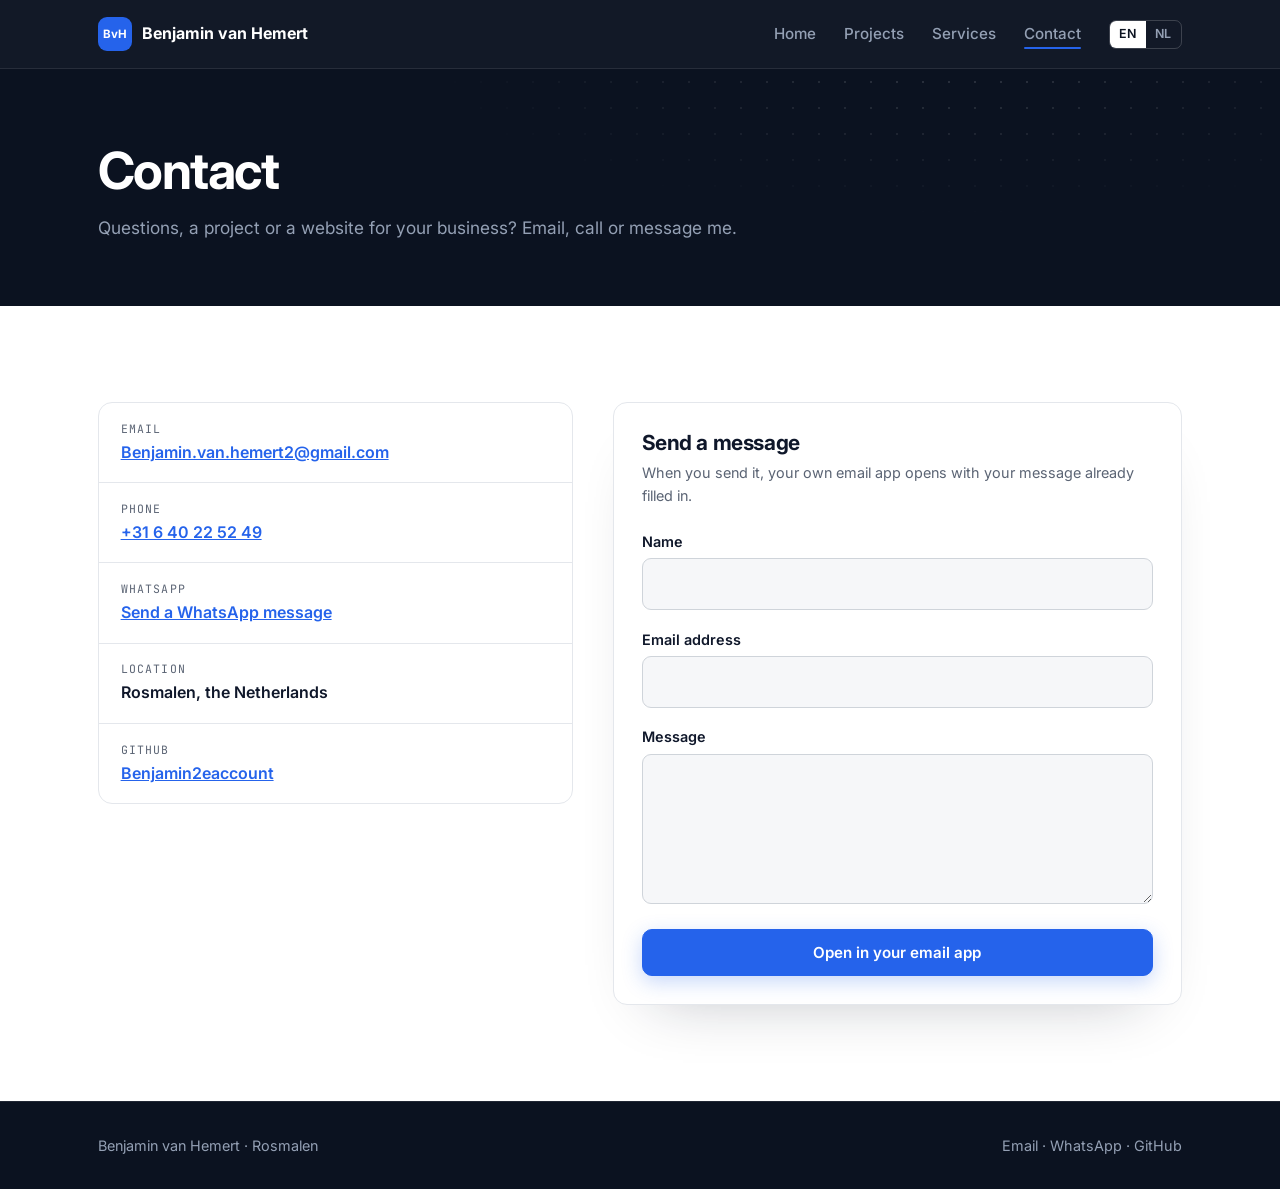
<file: contact.html>
<!DOCTYPE html>
<html lang="en">
<head>
<meta charset="UTF-8">
<meta name="viewport" content="width=device-width, initial-scale=1">
<title>Contact | Benjamin van Hemert</title>
<link rel="icon" href="data:,">
<meta name="description" content="Contact Benjamin van Hemert, software developer student from Rosmalen. By email, phone or WhatsApp.">
<link rel="alternate" hreflang="en" href="https://benjamin2eaccount.github.io/Portfolio-123.bvh/contact.html">
<link rel="alternate" hreflang="nl" href="https://benjamin2eaccount.github.io/Portfolio-123.bvh/nl/contact.html">
<link rel="alternate" hreflang="x-default" href="https://benjamin2eaccount.github.io/Portfolio-123.bvh/contact.html">
<link rel="preconnect" href="https://fonts.googleapis.com">
<link rel="preconnect" href="https://fonts.gstatic.com" crossorigin>
<link href="https://fonts.googleapis.com/css2?family=Inter:wght@400;500;600;700&family=JetBrains+Mono:wght@400;500&display=swap" rel="stylesheet">
<link rel="stylesheet" href="style.css">
<meta name="theme-color" content="#0b1220">
<script>document.documentElement.classList.add('js')</script>
</head>
<body>

<header class="site-header">
  <nav class="container nav" aria-label="Main menu">
    <a href="index.html" class="brand"><span class="brand-mark" aria-hidden="true">BvH</span><span>Benjamin van Hemert</span></a>
    <button class="nav-toggle" type="button" aria-expanded="false" aria-controls="navMenu">Menu</button>
    <ul class="nav-menu" id="navMenu">
      <li><a href="index.html">Home</a></li>
      <li><a href="projects.html">Projects</a></li>
      <li><a href="services.html">Services</a></li>
      <li><a href="contact.html" aria-current="page">Contact</a></li>
      <li class="lang" aria-label="Language"><span>EN</span><a href="nl/contact.html" hreflang="nl" lang="nl">NL</a></li>
    </ul>
  </nav>
</header>

<main>

<section class="page-hero">
<div class="container page-head">
  <h1>Contact</h1>
  <p>Questions, a project or a website for your business? Email, call or message me.</p>
</div>
</section>

<section class="section">
  <div class="container contact-grid">

    <ul class="contact-list">
      <li><span class="k">Email</span><a href="mailto:Benjamin.van.hemert2@gmail.com">Benjamin.van.hemert2@gmail.com</a></li>
      <li><span class="k">Phone</span><a href="tel:+31640225249">+31 6 40 22 52 49</a></li>
      <li><span class="k">WhatsApp</span><a href="https://wa.me/31640225249" target="_blank" rel="noopener">Send a WhatsApp message</a></li>
      <li><span class="k">Location</span><span class="v">Rosmalen, the Netherlands</span></li>
      <li><span class="k">GitHub</span><a href="https://github.com/Benjamin2eaccount" target="_blank" rel="noopener">Benjamin2eaccount</a></li>
    </ul>

    <form class="form" id="contactForm" data-subject="Message via the website from" data-label-name="Name" data-label-email="Email">
      <h2>Send a message</h2>
      <p class="hint">When you send it, your own email app opens with your message already filled in.</p>
      <div class="field">
        <label for="name">Name</label>
        <input id="name" name="name" type="text" autocomplete="name" required>
      </div>
      <div class="field">
        <label for="email">Email address</label>
        <input id="email" name="email" type="email" autocomplete="email" required>
      </div>
      <div class="field">
        <label for="message">Message</label>
        <textarea id="message" name="message" required></textarea>
      </div>
      <button type="submit" class="btn btn-primary">Open in your email app</button>
    </form>

  </div>
</section>

</main>

<footer class="site-footer">
  <div class="container">
    <span>Benjamin van Hemert · Rosmalen</span>
    <span><a href="mailto:Benjamin.van.hemert2@gmail.com">Email</a> · <a href="https://wa.me/31640225249" target="_blank" rel="noopener">WhatsApp</a> · <a href="https://github.com/Benjamin2eaccount" target="_blank" rel="noopener">GitHub</a></span>
  </div>
</footer>

<script src="script.js"></script>
</body>
</html>
</file>
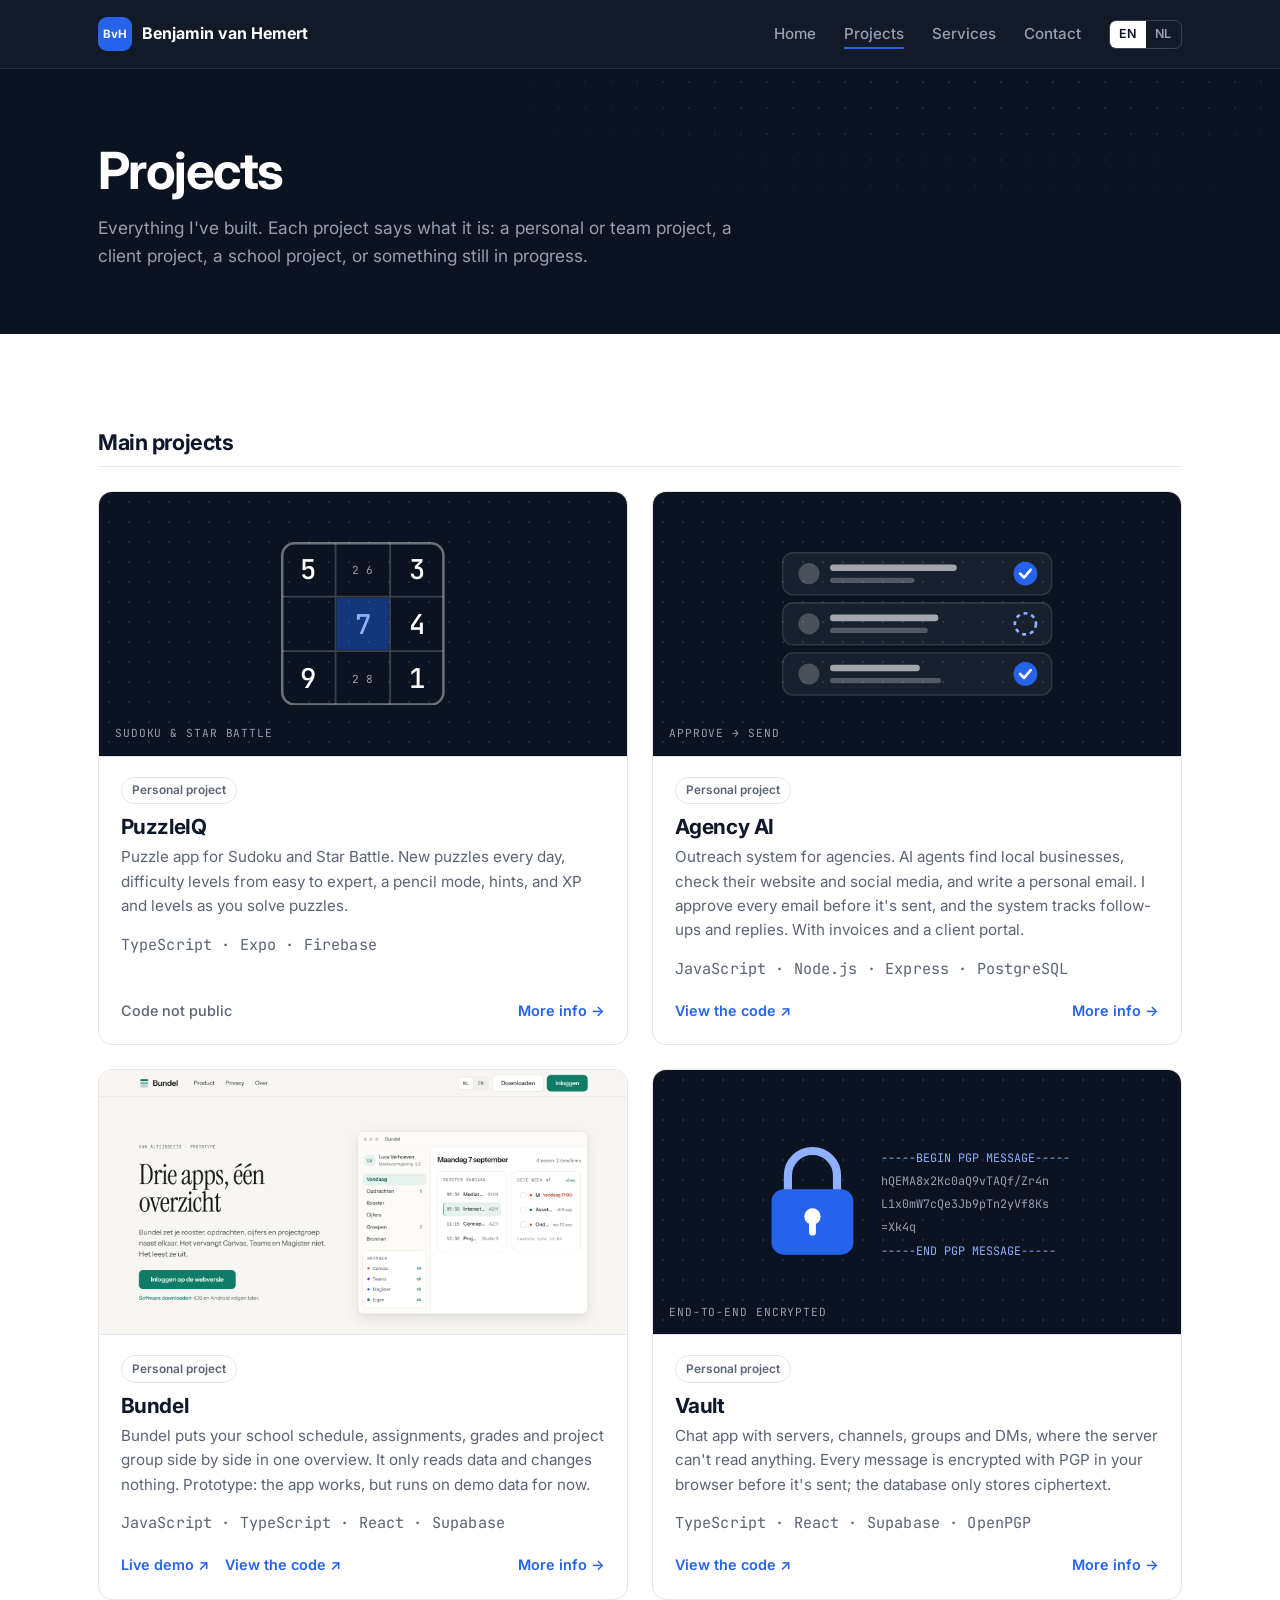
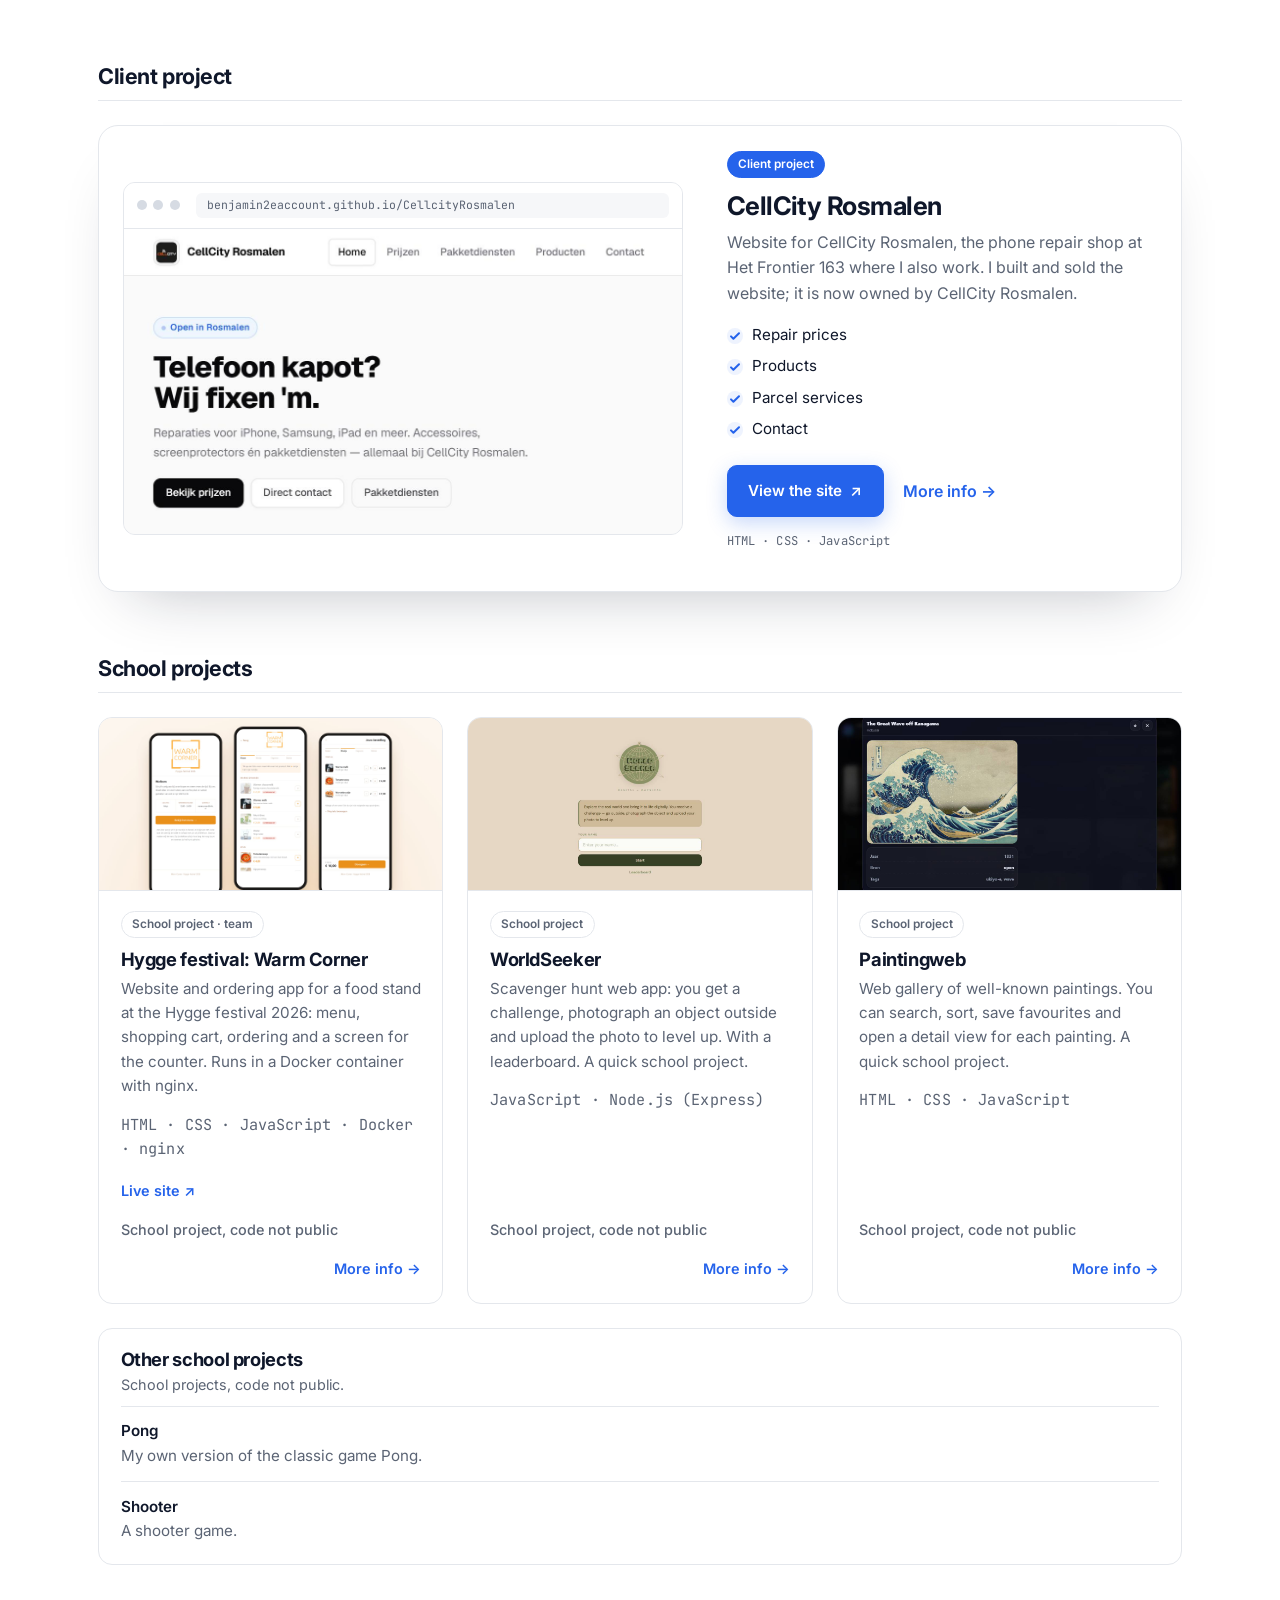
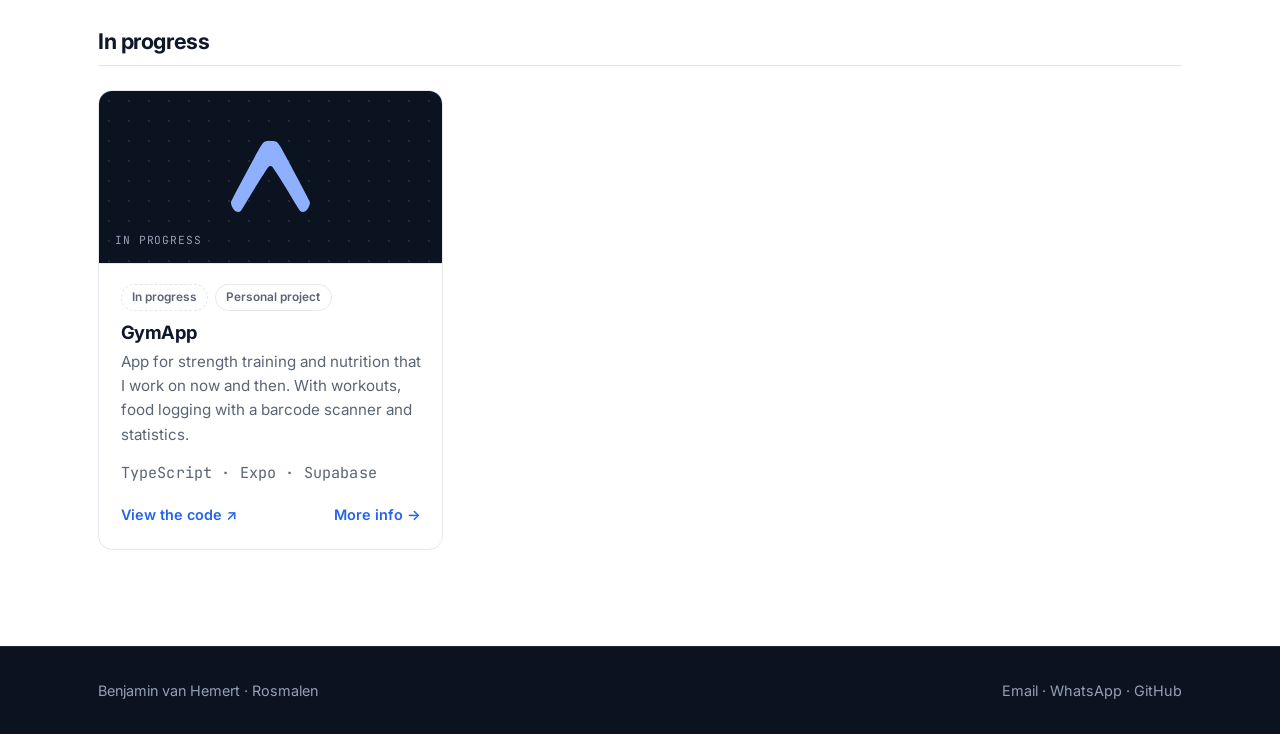
<file: projects.html>
<!DOCTYPE html>
<html lang="en">
<head>
<meta charset="UTF-8">
<meta name="viewport" content="width=device-width, initial-scale=1">
<title>Projects | Benjamin van Hemert</title>
<link rel="icon" href="data:,">
<meta name="description" content="Projects by Benjamin van Hemert: PuzzleIQ, Agency AI, Bundel and Vault, the CellCity Rosmalen website, and school projects.">
<link rel="alternate" hreflang="en" href="https://benjamin2eaccount.github.io/Portfolio-123.bvh/projects.html">
<link rel="alternate" hreflang="nl" href="https://benjamin2eaccount.github.io/Portfolio-123.bvh/nl/projects.html">
<link rel="alternate" hreflang="x-default" href="https://benjamin2eaccount.github.io/Portfolio-123.bvh/projects.html">
<link rel="preconnect" href="https://fonts.googleapis.com">
<link rel="preconnect" href="https://fonts.gstatic.com" crossorigin>
<link href="https://fonts.googleapis.com/css2?family=Inter:wght@400;500;600;700&family=JetBrains+Mono:wght@400;500&display=swap" rel="stylesheet">
<link rel="stylesheet" href="style.css">
<meta name="theme-color" content="#0b1220">
<script>document.documentElement.classList.add('js')</script>
</head>
<body>

<header class="site-header">
  <nav class="container nav" aria-label="Main menu">
    <a href="index.html" class="brand"><span class="brand-mark" aria-hidden="true">BvH</span><span>Benjamin van Hemert</span></a>
    <button class="nav-toggle" type="button" aria-expanded="false" aria-controls="navMenu">Menu</button>
    <ul class="nav-menu" id="navMenu">
      <li><a href="index.html">Home</a></li>
      <li><a href="projects.html" aria-current="page">Projects</a></li>
      <li><a href="services.html">Services</a></li>
      <li><a href="contact.html">Contact</a></li>
      <li class="lang" aria-label="Language"><span>EN</span><a href="nl/projects.html" hreflang="nl" lang="nl">NL</a></li>
    </ul>
  </nav>
</header>

<main>

<section class="page-hero">
<div class="container page-head">
  <h1>Projects</h1>
  <p>Everything I've built. Each project says what it is: a personal or team project, a client project, a school project, or something still in progress.</p>
</div>
</section>

<section class="section">
  <div class="container">

    <div class="group">
      <h2>Main projects</h2>
      <div class="cards cards-2">
      <article class="card" data-project="puzzleiq">
        <div class="card-media"><div class="art"><svg viewBox="0 0 132 132" aria-hidden="true"><rect x="45" y="45" width="42" height="42" fill="#2563eb" opacity=".45"/><rect x="1" y="1" width="130" height="130" rx="10" fill="none" stroke="rgba(255,255,255,.4)" stroke-width="2"/><path d="M44 1v130M88 1v130M1 44h130M1 88h130" stroke="rgba(255,255,255,.2)" stroke-width="1.5"/><text x="22" y="30" text-anchor="middle" font-family="JetBrains Mono, monospace" font-size="22" font-weight="500" fill="#fff">5</text><text x="110" y="30" text-anchor="middle" font-family="JetBrains Mono, monospace" font-size="22" font-weight="500" fill="#fff">3</text><text x="66" y="74" text-anchor="middle" font-family="JetBrains Mono, monospace" font-size="22" font-weight="500" fill="#8fb0ff">7</text><text x="22" y="118" text-anchor="middle" font-family="JetBrains Mono, monospace" font-size="22" font-weight="500" fill="#fff">9</text><text x="110" y="118" text-anchor="middle" font-family="JetBrains Mono, monospace" font-size="22" font-weight="500" fill="#fff">1</text><text x="110" y="74" text-anchor="middle" font-family="JetBrains Mono, monospace" font-size="22" font-weight="500" fill="#fff">4</text><text x="66" y="26" text-anchor="middle" font-family="JetBrains Mono, monospace" font-size="9" fill="#94a0b4">2 6</text><text x="66" y="114" text-anchor="middle" font-family="JetBrains Mono, monospace" font-size="9" fill="#94a0b4">2 8</text></svg><span class="art-caption">Sudoku &amp; Star Battle</span></div></div>
        <div class="card-body">
          <div class="label-row"><span class="label">Personal project</span></div>
          <h3>PuzzleIQ</h3>
          <p>Puzzle app for Sudoku and Star Battle. New puzzles every day, difficulty levels from easy to expert, a pencil mode, hints, and XP and levels as you solve puzzles.</p>
          <p class="tech">TypeScript · Expo · Firebase</p>
          <div class="links"><span class="off">Code not public</span></div>
        </div>
      </article>
      <article class="card" data-project="agency-ai" style="--i:1">
        <div class="card-media"><div class="art"><svg viewBox="0 0 220 124" aria-hidden="true"><rect x="8" y="8" width="204" height="32" rx="8" fill="rgba(255,255,255,.06)" stroke="rgba(255,255,255,.14)"/><circle cx="28" cy="24" r="8" fill="rgba(255,255,255,.22)"/><rect x="44" y="17" width="96" height="5" rx="2.5" fill="rgba(255,255,255,.6)"/><rect x="44" y="27" width="64" height="4" rx="2" fill="rgba(255,255,255,.25)"/><circle cx="192" cy="24" r="9" fill="#2563eb"/><path d="M188 24l3 3 5-6" fill="none" stroke="#fff" stroke-width="2" stroke-linecap="round" stroke-linejoin="round"/><rect x="8" y="46" width="204" height="32" rx="8" fill="rgba(255,255,255,.06)" stroke="rgba(255,255,255,.14)"/><circle cx="28" cy="62" r="8" fill="rgba(255,255,255,.22)"/><rect x="44" y="55" width="82" height="5" rx="2.5" fill="rgba(255,255,255,.6)"/><rect x="44" y="65" width="74" height="4" rx="2" fill="rgba(255,255,255,.25)"/><circle cx="192" cy="62" r="8" fill="none" stroke="#8fb0ff" stroke-width="2" stroke-dasharray="3 3"/><rect x="8" y="84" width="204" height="32" rx="8" fill="rgba(255,255,255,.06)" stroke="rgba(255,255,255,.14)"/><circle cx="28" cy="100" r="8" fill="rgba(255,255,255,.22)"/><rect x="44" y="93" width="68" height="5" rx="2.5" fill="rgba(255,255,255,.6)"/><rect x="44" y="103" width="84" height="4" rx="2" fill="rgba(255,255,255,.25)"/><circle cx="192" cy="100" r="9" fill="#2563eb"/><path d="M188 100l3 3 5-6" fill="none" stroke="#fff" stroke-width="2" stroke-linecap="round" stroke-linejoin="round"/></svg><span class="art-caption">approve → send</span></div></div>
        <div class="card-body">
          <div class="label-row"><span class="label">Personal project</span></div>
          <h3>Agency AI</h3>
          <p>Outreach system for agencies. AI agents find local businesses, check their website and social media, and write a personal email. I approve every email before it's sent, and the system tracks follow-ups and replies. With invoices and a client portal.</p>
          <p class="tech">JavaScript · Node.js · Express · PostgreSQL</p>
          <div class="links"><a href="https://github.com/Benjamin2eaccount/agency-ai" target="_blank" rel="noopener">View the code ↗</a></div>
        </div>
      </article>
      <article class="card" data-project="bundel">
        <div class="card-media"><img src="Photos/bundel.png" alt="Screenshot of the Bundel homepage" width="1600" height="800" loading="lazy"></div>
        <div class="card-body">
          <div class="label-row"><span class="label">Personal project</span></div>
          <h3>Bundel</h3>
          <p>Bundel puts your school schedule, assignments, grades and project group side by side in one overview. It only reads data and changes nothing. Prototype: the app works, but runs on demo data for now.</p>
          <p class="tech">JavaScript · TypeScript · React · Supabase</p>
          <div class="links"><a href="https://bundel-beige.vercel.app/" target="_blank" rel="noopener">Live demo ↗</a><a href="https://github.com/altijdbezig/Bundel" target="_blank" rel="noopener">View the code ↗</a></div>
        </div>
      </article>
      <article class="card" data-project="vault" style="--i:1">
        <div class="card-media"><div class="art"><svg viewBox="0 0 250 120" aria-hidden="true"><path d="M30 52V40a18 18 0 0 1 36 0v12" fill="none" stroke="#8fb0ff" stroke-width="6" stroke-linecap="round"/><rect x="18" y="50" width="60" height="48" rx="9" fill="#2563eb"/><circle cx="48" cy="70" r="6" fill="#fff"/><rect x="45.5" y="72" width="5" height="12" rx="2.5" fill="#fff"/><text x="98" y="30" font-family="JetBrains Mono, monospace" font-size="8.6" fill="#8fb0ff">-----BEGIN PGP MESSAGE-----</text><text x="98" y="47" font-family="JetBrains Mono, monospace" font-size="8.6" fill="#94a0b4">hQEMA8x2Kc0aQ9vTAQf/Zr4n</text><text x="98" y="64" font-family="JetBrains Mono, monospace" font-size="8.6" fill="#94a0b4">L1x0mW7cQe3Jb9pTn2yVf8Ks</text><text x="98" y="81" font-family="JetBrains Mono, monospace" font-size="8.6" fill="#94a0b4">=Xk4q</text><text x="98" y="98" font-family="JetBrains Mono, monospace" font-size="8.6" fill="#8fb0ff">-----END PGP MESSAGE-----</text></svg><span class="art-caption">end-to-end encrypted</span></div></div>
        <div class="card-body">
          <div class="label-row"><span class="label">Personal project</span></div>
          <h3>Vault</h3>
          <p>Chat app with servers, channels, groups and DMs, where the server can't read anything. Every message is encrypted with PGP in your browser before it's sent; the database only stores ciphertext.</p>
          <p class="tech">TypeScript · React · Supabase · OpenPGP</p>
          <div class="links"><a href="https://github.com/altijdbezig/vault" target="_blank" rel="noopener">View the code ↗</a></div>
        </div>
      </article>
      </div>
    </div>

    <div class="group">
      <h2>Client project</h2>
    <div class="featured" data-project="cellcity">
      <div class="browser">
        <div class="browser-bar" aria-hidden="true"><i></i><i></i><i></i><span>benjamin2eaccount.github.io/CellcityRosmalen</span></div>
        <div class="browser-view"><img src="Photos/cellcity.jpg" alt="Screenshot of the CellCity Rosmalen homepage" width="1140" height="624" loading="lazy"></div>
      </div>
      <div>
        <span class="label label-client">Client project</span>
        <h3>CellCity Rosmalen</h3>
        <p>Website for CellCity Rosmalen, the phone repair shop at Het Frontier 163 where I also work. I built and sold the website; it is now owned by CellCity Rosmalen.</p>
        <ul class="check">
          <li>Repair prices</li>
          <li>Products</li>
          <li>Parcel services</li>
          <li>Contact</li>
        </ul>
        <div class="btn-row">
          <a href="https://benjamin2eaccount.github.io/CellcityRosmalen/" class="btn btn-primary" target="_blank" rel="noopener">View the site <span class="btn-arrow" aria-hidden="true">↗</span></a>
        </div>
        <p class="tech">HTML · CSS · JavaScript</p>
      </div>
    </div>
    </div>


    <div class="group">
      <h2>School projects</h2>
      <div class="cards">
      <article class="card" data-project="hygge">
        <div class="card-media"><img src="Photos/hygge.jpg" alt="Screenshots of the Warm Corner ordering site: home, menu and shopping cart" width="1600" height="800" loading="lazy"></div>
        <div class="card-body">
          <div class="label-row"><span class="label">School project · team</span></div>
          <h3>Hygge festival: Warm Corner</h3>
          <p>Website and ordering app for a food stand at the Hygge festival 2026: menu, shopping cart, ordering and a screen for the counter. Runs in a Docker container with nginx.</p>
          <p class="tech">HTML · CSS · JavaScript · Docker · nginx</p>
          <div class="links"><a href="https://hygge8.studiomaid.nl/" target="_blank" rel="noopener">Live site ↗</a><span class="off">School project, code not public</span></div>
        </div>
      </article>
      <article class="card" data-project="worldseeker" style="--i:1">
        <div class="card-media"><img src="Photos/worldseeker.jpg" alt="Screenshot of the WorldSeeker start screen" width="1280" height="640" loading="lazy"></div>
        <div class="card-body">
          <div class="label-row"><span class="label">School project</span></div>
          <h3>WorldSeeker</h3>
          <p>Scavenger hunt web app: you get a challenge, photograph an object outside and upload the photo to level up. With a leaderboard. A quick school project.</p>
          <p class="tech">JavaScript · Node.js (Express)</p>
          <div class="links"><span class="off">School project, code not public</span></div>
        </div>
      </article>
      <article class="card" data-project="paintingweb" style="--i:2">
        <div class="card-media"><img src="Photos/paintingweb.jpg" alt="Screenshot of Paintingweb showing the detail view of a painting" width="1280" height="640" loading="lazy"></div>
        <div class="card-body">
          <div class="label-row"><span class="label">School project</span></div>
          <h3>Paintingweb</h3>
          <p>Web gallery of well-known paintings. You can search, sort, save favourites and open a detail view for each painting. A quick school project.</p>
          <p class="tech">HTML · CSS · JavaScript</p>
          <div class="links"><span class="off">School project, code not public</span></div>
        </div>
      </article>
      </div>
      <div class="other-list" style="margin-top:1.5rem">
        <h3>Other school projects</h3>
        <p class="other-note">School projects, code not public.</p>
        <ul>
          <li><strong>Pong</strong>My own version of the classic game Pong.</li>
          <li><strong>Shooter</strong>A shooter game.</li>
        </ul>
      </div>
    </div>

    <div class="group">
      <h2>In progress</h2>
      <div class="cards">
      <article class="card" data-project="gymapp">
        <div class="card-media"><div class="art"><svg viewBox="0 0 24 24" aria-hidden="true" style="fill:#8fb0ff;height:46%"><path d="M0 20.084c.043.53.23 1.063.718 1.778.58.849 1.576 1.315 2.303.567.49-.505 5.794-9.776 8.35-13.29a.761.761 0 011.248 0c2.556 3.514 7.86 12.785 8.35 13.29.727.748 1.723.282 2.303-.567.57-.835.728-1.42.728-2.046 0-.426-8.26-15.798-9.092-17.078-.8-1.23-1.044-1.498-2.397-1.542h-1.032c-1.353.044-1.597.311-2.398 1.542C8.267 3.991.33 18.758 0 19.77Z"/></svg><span class="art-caption">in progress</span></div></div>
        <div class="card-body">
          <div class="label-row"><span class="label label-progress">In progress</span><span class="label">Personal project</span></div>
          <h3>GymApp</h3>
          <p>App for strength training and nutrition that I work on now and then. With workouts, food logging with a barcode scanner and statistics.</p>
          <p class="tech">TypeScript · Expo · Supabase</p>
          <div class="links"><a href="https://github.com/altijdbezig/gymapp" target="_blank" rel="noopener">View the code ↗</a></div>
        </div>
      </article>
      </div>
    </div>

  </div>
</section>

</main>

<footer class="site-footer">
  <div class="container">
    <span>Benjamin van Hemert · Rosmalen</span>
    <span><a href="mailto:Benjamin.van.hemert2@gmail.com">Email</a> · <a href="https://wa.me/31640225249" target="_blank" rel="noopener">WhatsApp</a> · <a href="https://github.com/Benjamin2eaccount" target="_blank" rel="noopener">GitHub</a></span>
  </div>
</footer>

<script src="project-info.js"></script>
<script src="script.js"></script>
</body>
</html>
</file>
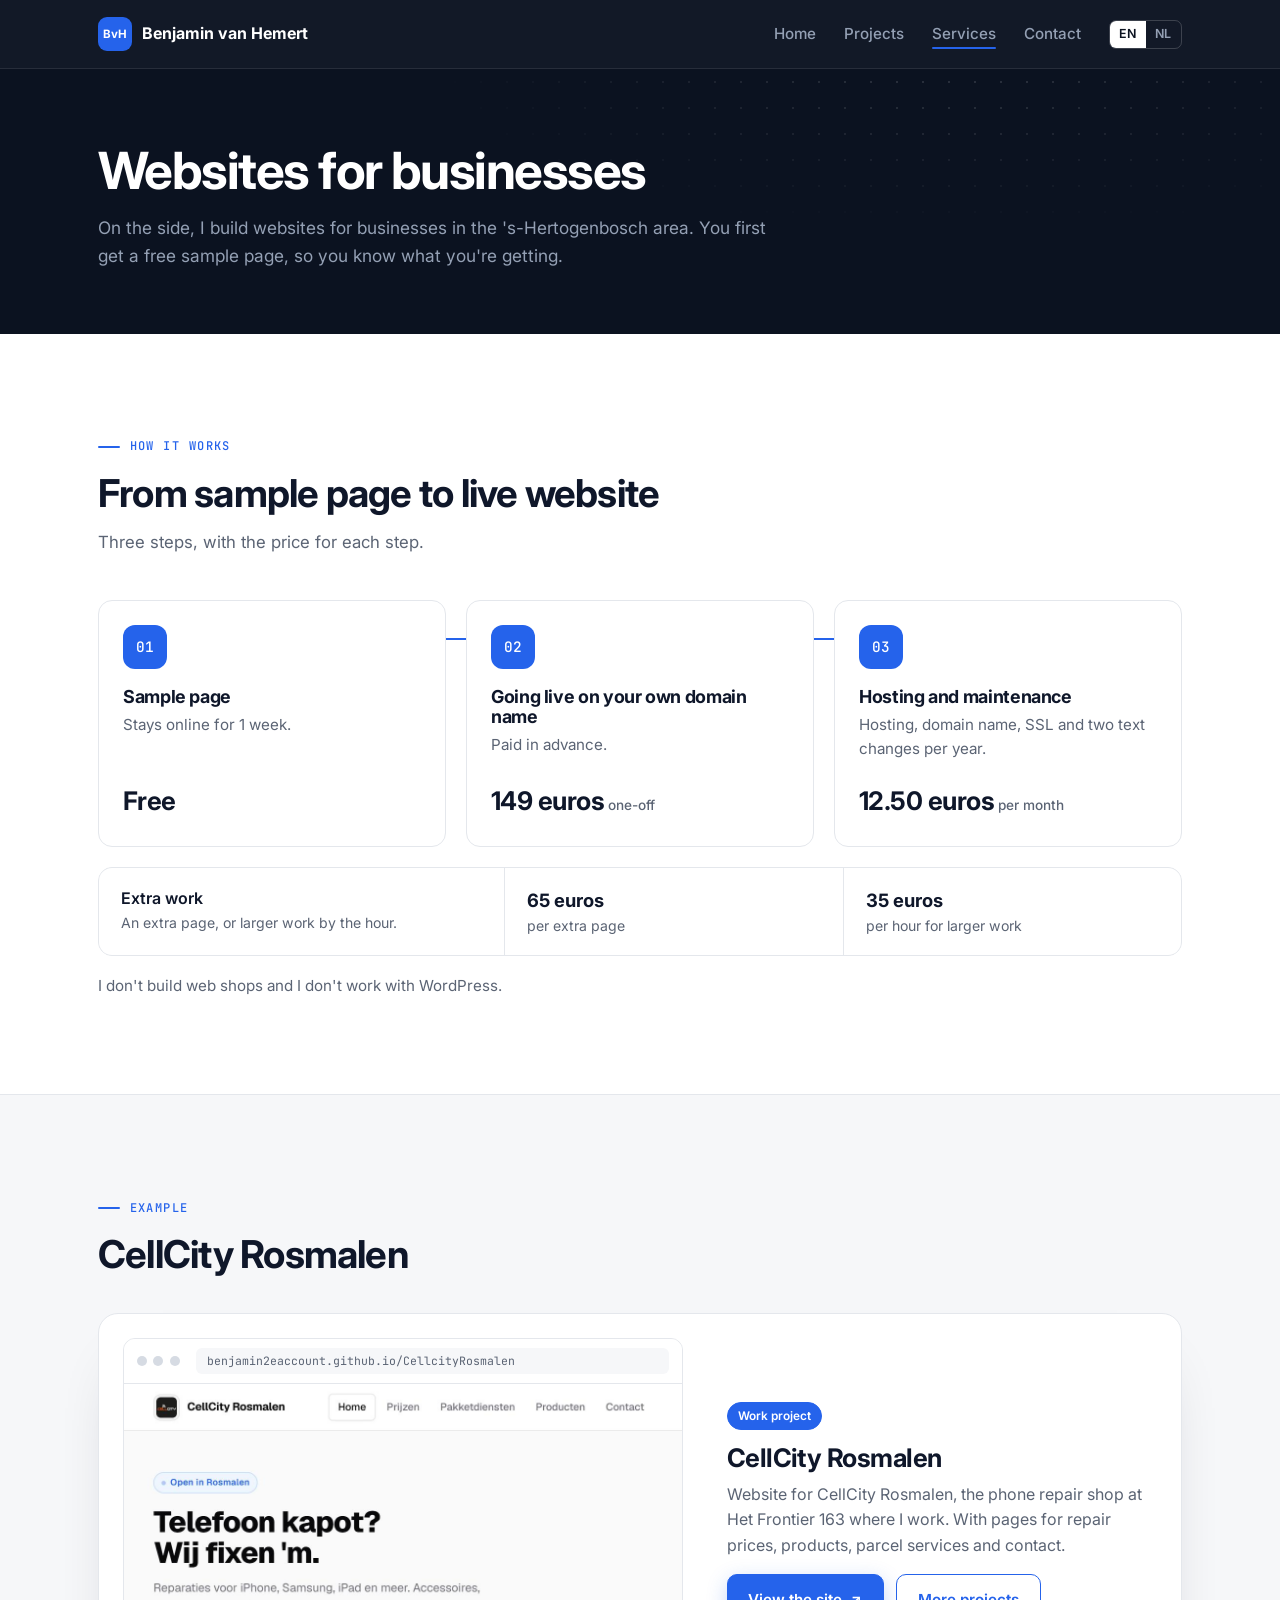
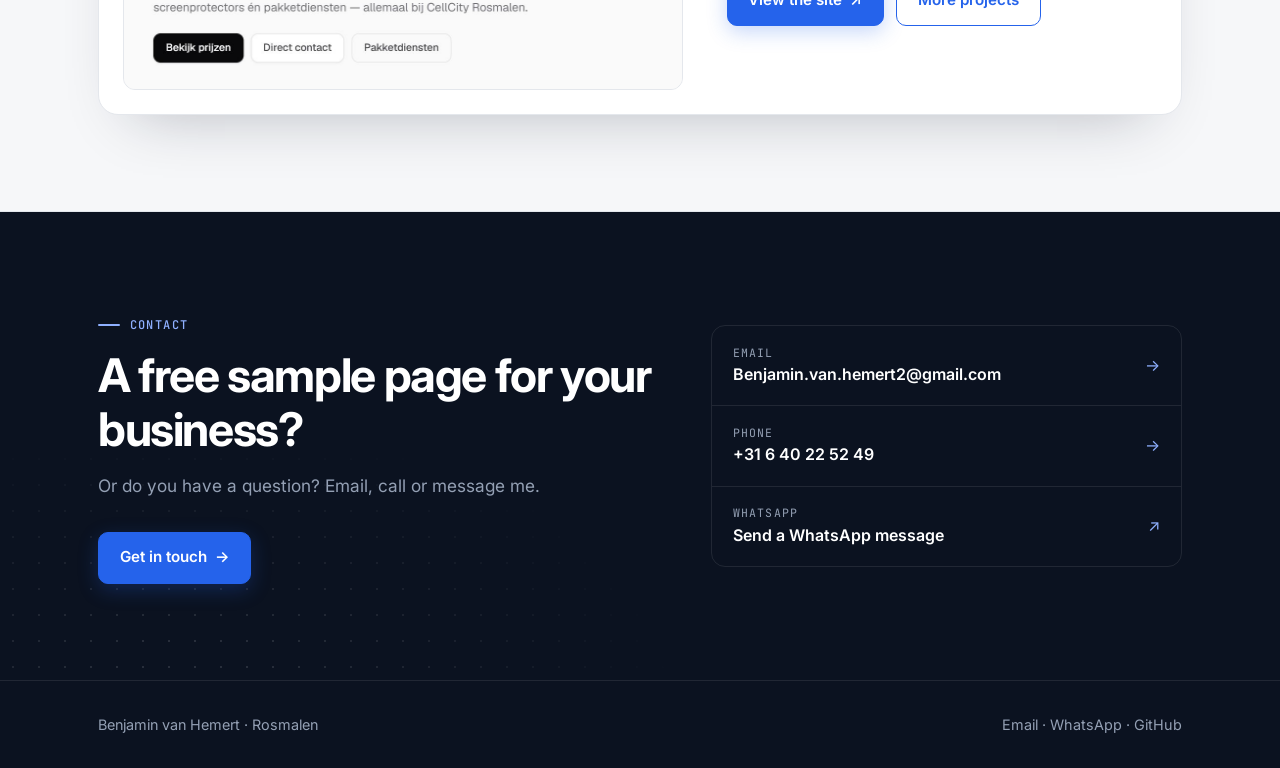
<file: services.html>
<!DOCTYPE html>
<html lang="en">
<head>
<meta charset="UTF-8">
<meta name="viewport" content="width=device-width, initial-scale=1">
<title>Websites for businesses | Benjamin van Hemert</title>
<link rel="icon" href="data:,">
<meta name="description" content="On the side, Benjamin van Hemert builds websites for businesses in the 's-Hertogenbosch area. Free sample page, then 149 euros one-off and 12.50 euros per month.">
<link rel="alternate" hreflang="en" href="https://benjamin2eaccount.github.io/Portfolio-123.bvh/services.html">
<link rel="alternate" hreflang="nl" href="https://benjamin2eaccount.github.io/Portfolio-123.bvh/nl/diensten.html">
<link rel="alternate" hreflang="x-default" href="https://benjamin2eaccount.github.io/Portfolio-123.bvh/services.html">
<link rel="preconnect" href="https://fonts.googleapis.com">
<link rel="preconnect" href="https://fonts.gstatic.com" crossorigin>
<link href="https://fonts.googleapis.com/css2?family=Inter:wght@400;500;600;700&family=JetBrains+Mono:wght@400;500&display=swap" rel="stylesheet">
<link rel="stylesheet" href="style.css">
<meta name="theme-color" content="#0b1220">
<script>document.documentElement.classList.add('js')</script>
</head>
<body>

<header class="site-header">
  <nav class="container nav" aria-label="Main menu">
    <a href="index.html" class="brand"><span class="brand-mark" aria-hidden="true">BvH</span><span>Benjamin van Hemert</span></a>
    <button class="nav-toggle" type="button" aria-expanded="false" aria-controls="navMenu">Menu</button>
    <ul class="nav-menu" id="navMenu">
      <li><a href="index.html">Home</a></li>
      <li><a href="projects.html">Projects</a></li>
      <li><a href="services.html" aria-current="page">Services</a></li>
      <li><a href="contact.html">Contact</a></li>
      <li class="lang" aria-label="Language"><span>EN</span><a href="nl/diensten.html" hreflang="nl" lang="nl">NL</a></li>
    </ul>
  </nav>
</header>

<main>

<section class="page-hero">
<div class="container page-head">
  <h1>Websites for businesses</h1>
  <p>On the side, I build websites for businesses in the 's-Hertogenbosch area. You first get a free sample page, so you know what you're getting.</p>
</div>
</section>

<section class="section">
  <div class="container">
    <span class="eyebrow reveal">How it works</span>
    <h2 class="reveal">From sample page to live website</h2>
    <p class="section-intro reveal">Three steps, with the price for each step.</p>
    <ol class="steps" data-observe>
      <li class="step reveal">
        <span class="step-num">01</span>
        <h3>Sample page</h3>
        <p>Stays online for 1 week.</p>
        <span class="price">Free</span>
      </li>
      <li class="step reveal" style="--i:1">
        <span class="step-num">02</span>
        <h3>Going live on your own domain name</h3>
        <p>Paid in advance.</p>
        <span class="price">149 euros<small>one-off</small></span>
      </li>
      <li class="step reveal" style="--i:2">
        <span class="step-num">03</span>
        <h3>Hosting and maintenance</h3>
        <p>Hosting, domain name, SSL and two text changes per year.</p>
        <span class="price">12.50 euros<small>per month</small></span>
      </li>
    </ol>
    <ul class="extras reveal">
      <li><span class="what">Extra work</span><small>An extra page, or larger work by the hour.</small></li>
      <li><strong>65 euros</strong><small>per extra page</small></li>
      <li><strong>35 euros</strong><small>per hour for larger work</small></li>
    </ul>
    <p class="note reveal">I don't build web shops and I don't work with WordPress.</p>
  </div>
</section>

<section class="section section-alt">
  <div class="container">
    <span class="eyebrow reveal">Example</span>
    <h2 class="reveal">CellCity Rosmalen</h2>
    <div class="featured reveal" style="margin-top:2.25rem">
      <div class="browser">
        <div class="browser-bar" aria-hidden="true"><i></i><i></i><i></i><span>benjamin2eaccount.github.io/CellcityRosmalen</span></div>
        <div class="browser-view"><img src="Photos/cellcity.jpg" alt="Screenshot of the CellCity Rosmalen homepage" width="1140" height="624" loading="lazy"></div>
      </div>
      <div>
        <span class="label label-client">Work project</span>
        <h3>CellCity Rosmalen</h3>
        <p>Website for CellCity Rosmalen, the phone repair shop at Het Frontier 163 where I work. With pages for repair prices, products, parcel services and contact.</p>
        <div class="btn-row">
          <a href="https://benjamin2eaccount.github.io/CellcityRosmalen/" class="btn btn-primary" target="_blank" rel="noopener">View the site <span class="btn-arrow" aria-hidden="true">↗</span></a>
          <a href="projects.html" class="btn btn-secondary">More projects</a>
        </div>
      </div>
    </div>
  </div>
</section>

<section class="cta">
  <div class="container cta-inner">
    <div>
      <span class="eyebrow reveal">Contact</span>
      <h2 class="reveal">A free sample page for your business?</h2>
      <p class="reveal">Or do you have a question? Email, call or message me.</p>
      <div class="btn-row reveal">
        <a href="contact.html" class="btn btn-primary">Get in touch <span class="btn-arrow" aria-hidden="true">→</span></a>
      </div>
    </div>
    <ul class="cta-list reveal" style="--i:1">
      <li><a href="mailto:Benjamin.van.hemert2@gmail.com"><span><span class="k">Email</span><span class="v">Benjamin.van.hemert2@gmail.com</span></span><span class="btn-arrow" aria-hidden="true">→</span></a></li>
      <li><a href="tel:+31640225249"><span><span class="k">Phone</span><span class="v">+31 6 40 22 52 49</span></span><span class="btn-arrow" aria-hidden="true">→</span></a></li>
      <li><a href="https://wa.me/31640225249" target="_blank" rel="noopener"><span><span class="k">WhatsApp</span><span class="v">Send a WhatsApp message</span></span><span class="btn-arrow" aria-hidden="true">↗</span></a></li>
    </ul>
  </div>
</section>

</main>

<footer class="site-footer">
  <div class="container">
    <span>Benjamin van Hemert · Rosmalen</span>
    <span><a href="mailto:Benjamin.van.hemert2@gmail.com">Email</a> · <a href="https://wa.me/31640225249" target="_blank" rel="noopener">WhatsApp</a> · <a href="https://github.com/Benjamin2eaccount" target="_blank" rel="noopener">GitHub</a></span>
  </div>
</footer>

<script src="script.js"></script>
</body>
</html>
</file>
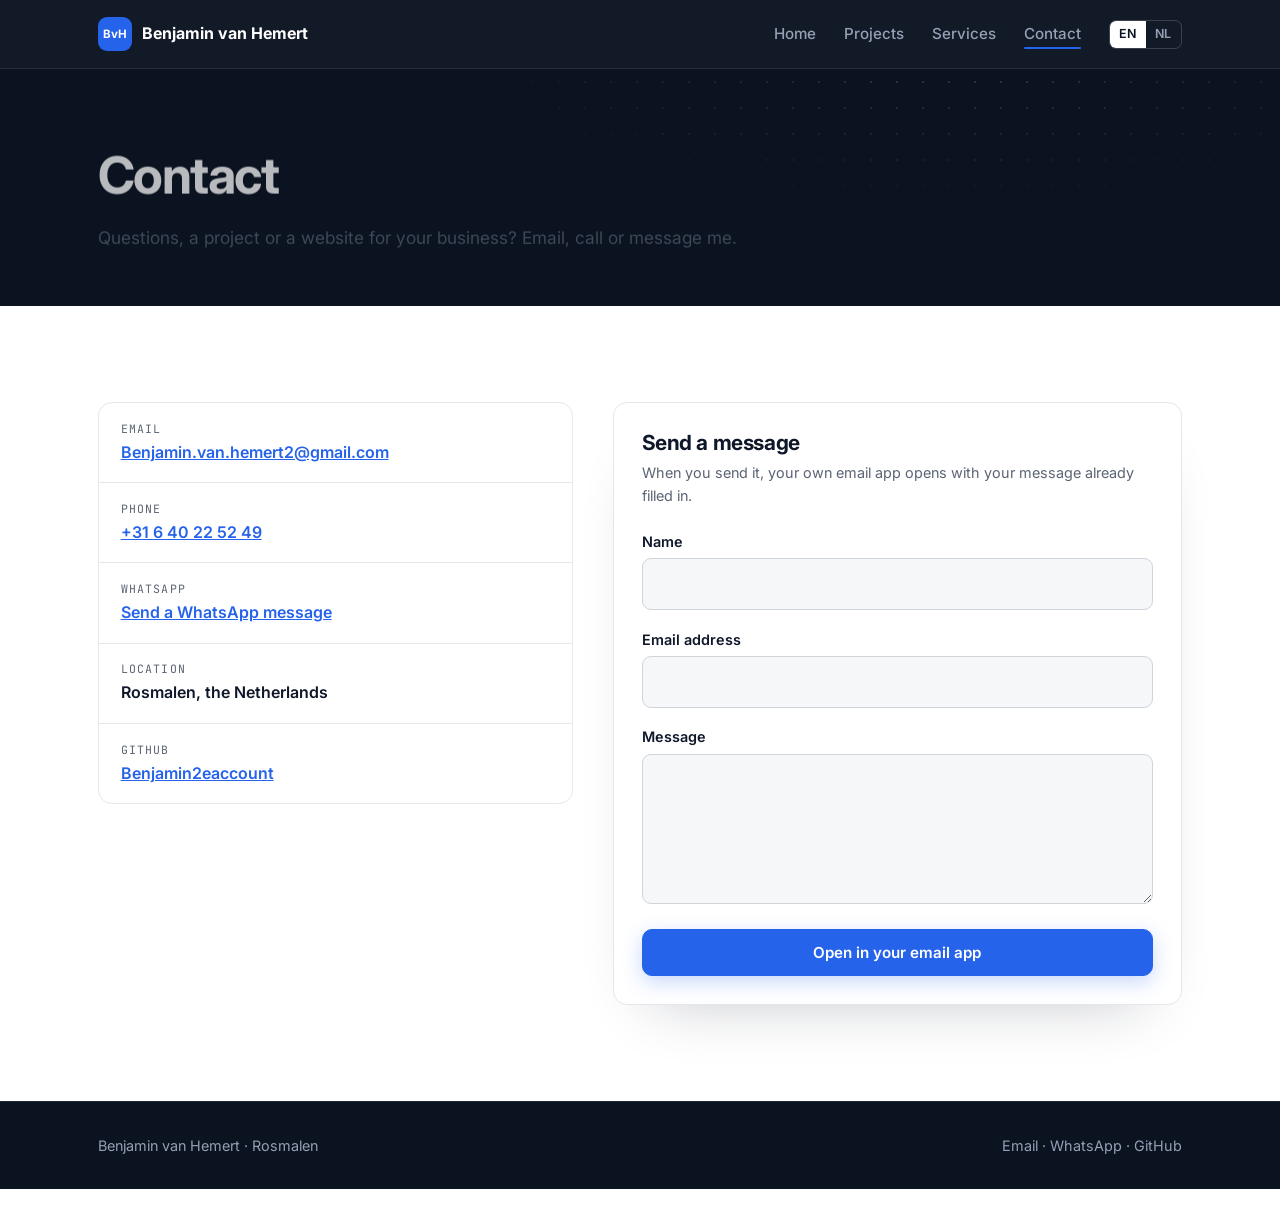
<file: en/contact.html>
<!DOCTYPE html>
<html lang="en">
<head>
<meta charset="UTF-8">
<title>Benjamin van Hemert</title>
<meta name="robots" content="noindex">
<link rel="canonical" href="https://benjamin2eaccount.github.io/Portfolio-123.bvh/contact.html">
<meta http-equiv="refresh" content="0; url=../contact.html">
</head>
<body>
<p><a href="../contact.html">Continue to the page</a></p>
</body>
</html>
</file>
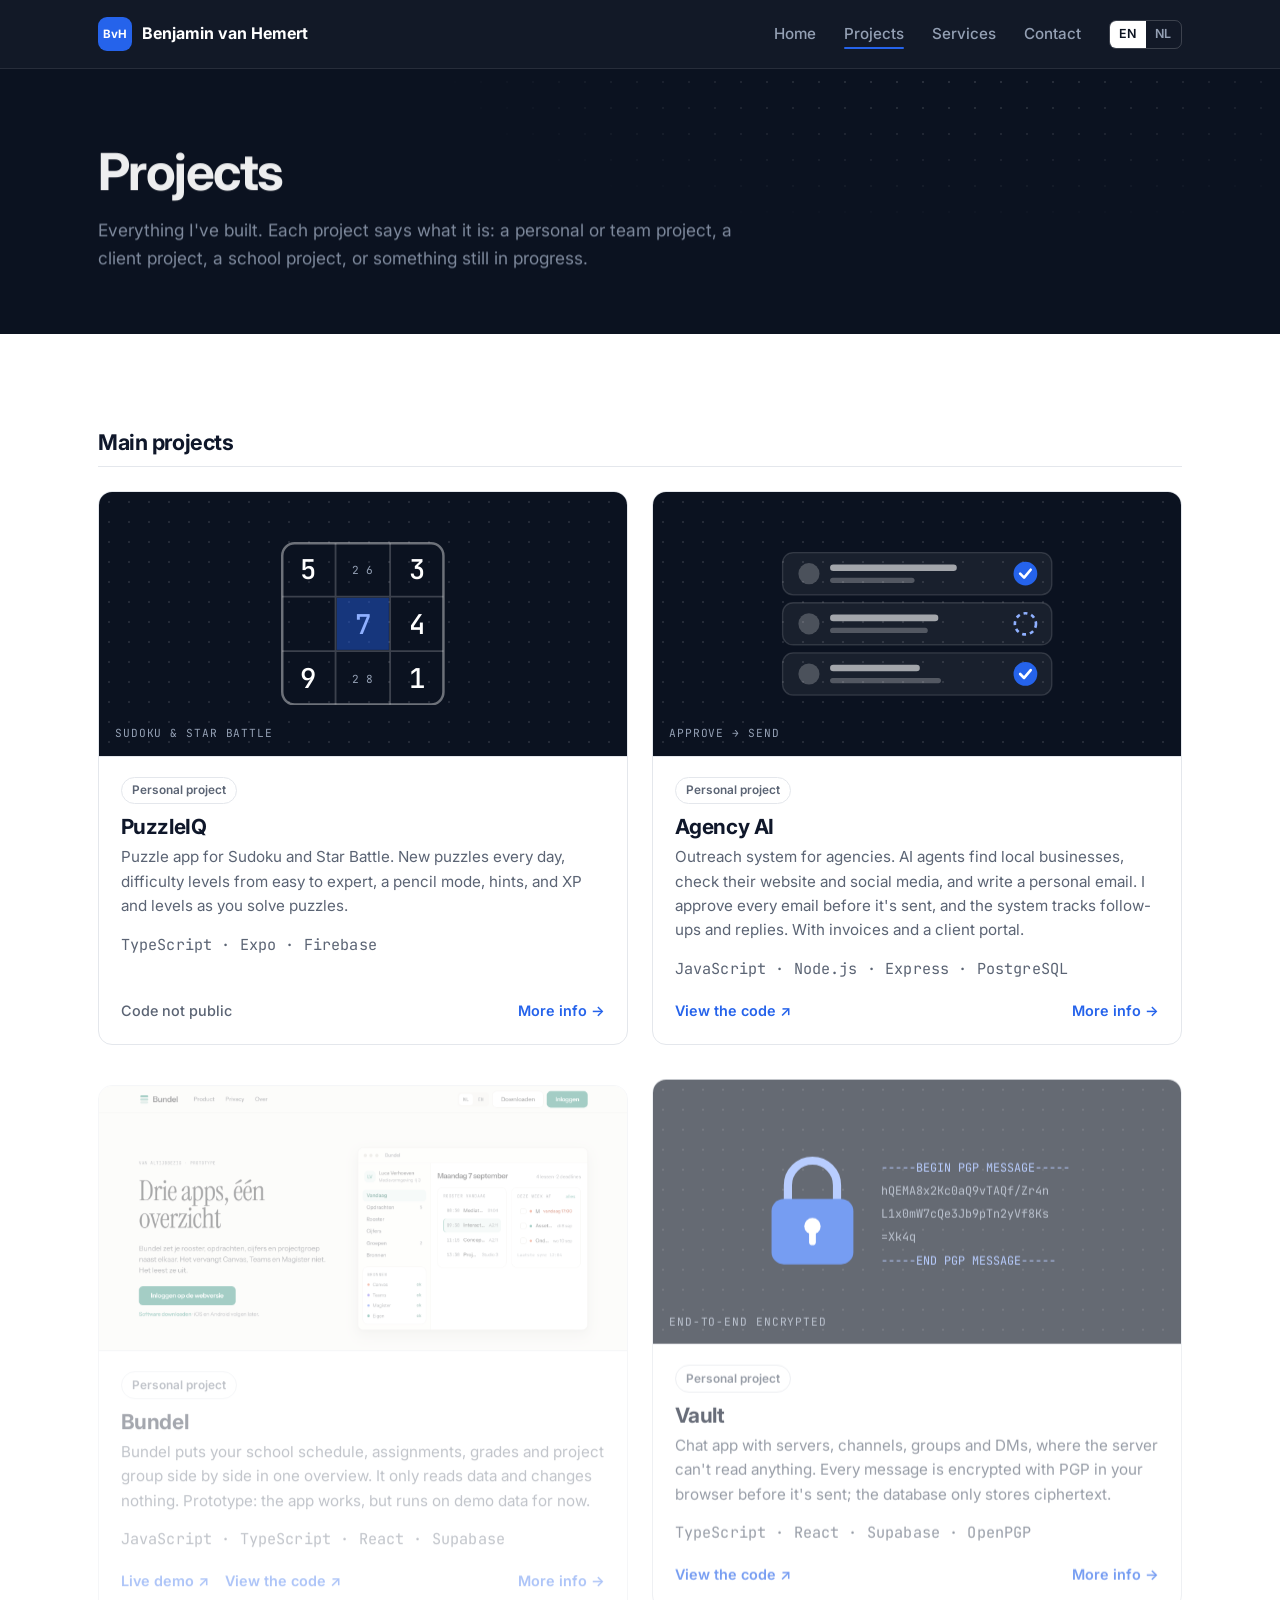
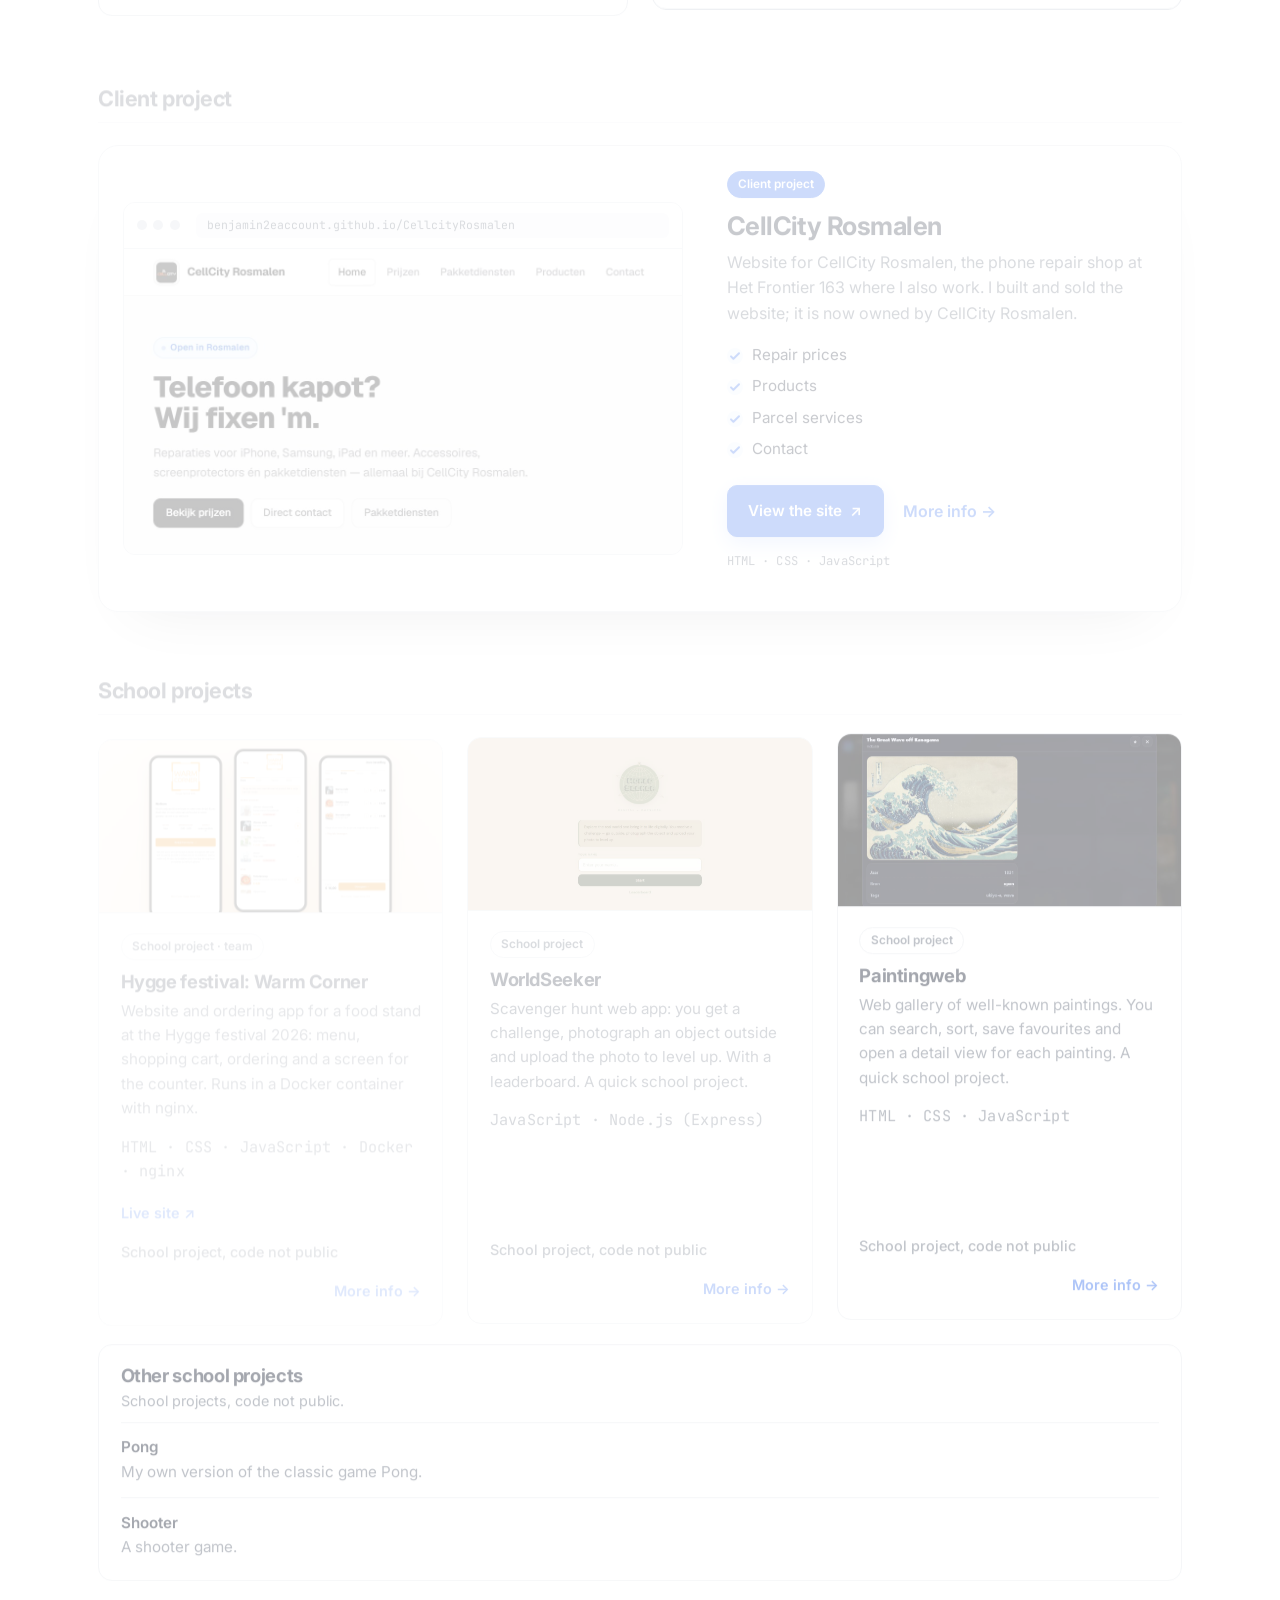
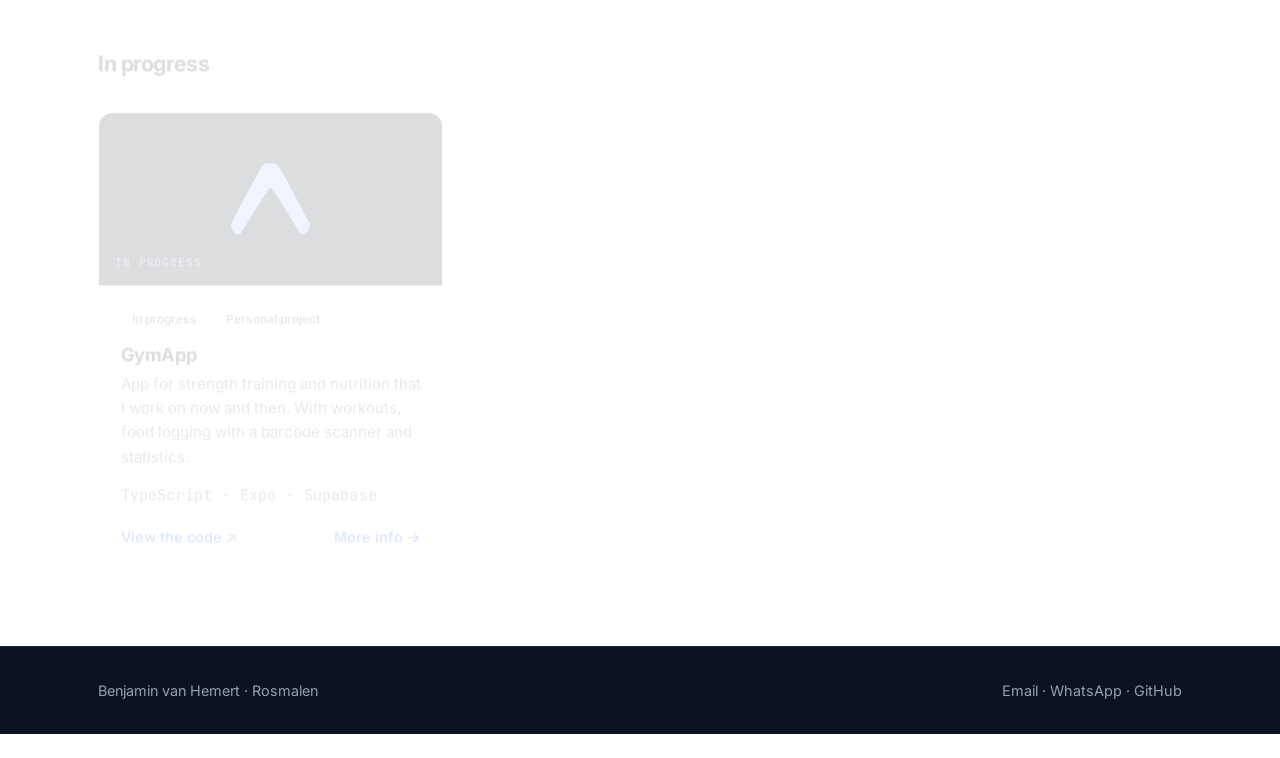
<file: en/projects.html>
<!DOCTYPE html>
<html lang="en">
<head>
<meta charset="UTF-8">
<title>Benjamin van Hemert</title>
<meta name="robots" content="noindex">
<link rel="canonical" href="https://benjamin2eaccount.github.io/Portfolio-123.bvh/projects.html">
<meta http-equiv="refresh" content="0; url=../projects.html">
</head>
<body>
<p><a href="../projects.html">Continue to the page</a></p>
</body>
</html>
</file>
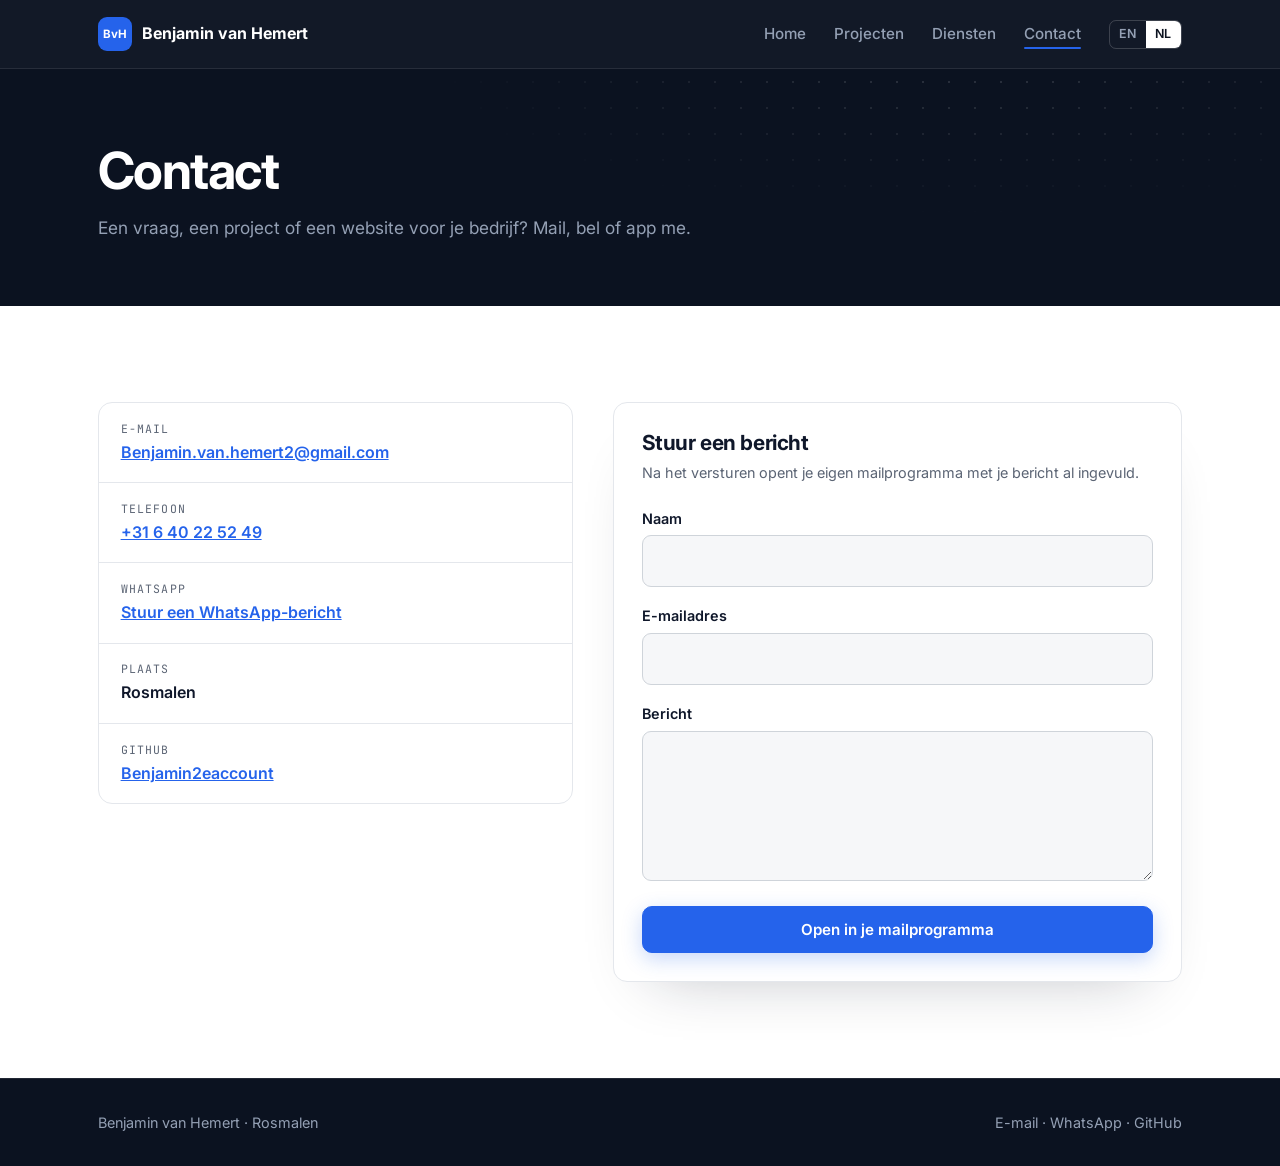
<file: nl/contact.html>
<!DOCTYPE html>
<html lang="nl">
<head>
<meta charset="UTF-8">
<meta name="viewport" content="width=device-width, initial-scale=1">
<title>Contact | Benjamin van Hemert</title>
<link rel="icon" href="data:,">
<meta name="description" content="Neem contact op met Benjamin van Hemert, student softwareontwikkeling uit Rosmalen. Via e-mail, telefoon of WhatsApp.">
<link rel="alternate" hreflang="en" href="https://benjamin2eaccount.github.io/Portfolio-123.bvh/contact.html">
<link rel="alternate" hreflang="nl" href="https://benjamin2eaccount.github.io/Portfolio-123.bvh/nl/contact.html">
<link rel="alternate" hreflang="x-default" href="https://benjamin2eaccount.github.io/Portfolio-123.bvh/contact.html">
<link rel="preconnect" href="https://fonts.googleapis.com">
<link rel="preconnect" href="https://fonts.gstatic.com" crossorigin>
<link href="https://fonts.googleapis.com/css2?family=Inter:wght@400;500;600;700&family=JetBrains+Mono:wght@400;500&display=swap" rel="stylesheet">
<link rel="stylesheet" href="../style.css">
<meta name="theme-color" content="#0b1220">
<script>document.documentElement.classList.add('js')</script>
</head>
<body>

<header class="site-header">
  <nav class="container nav" aria-label="Hoofdmenu">
    <a href="index.html" class="brand"><span class="brand-mark" aria-hidden="true">BvH</span><span>Benjamin van Hemert</span></a>
    <button class="nav-toggle" type="button" aria-expanded="false" aria-controls="navMenu">Menu</button>
    <ul class="nav-menu" id="navMenu">
      <li><a href="index.html">Home</a></li>
      <li><a href="projects.html">Projecten</a></li>
      <li><a href="diensten.html">Diensten</a></li>
      <li><a href="contact.html" aria-current="page">Contact</a></li>
      <li class="lang" aria-label="Taal"><a href="../contact.html" hreflang="en" lang="en">EN</a><span>NL</span></li>
    </ul>
  </nav>
</header>

<main>

<section class="page-hero">
<div class="container page-head">
  <h1>Contact</h1>
  <p>Een vraag, een project of een website voor je bedrijf? Mail, bel of app me.</p>
</div>
</section>

<section class="section">
  <div class="container contact-grid">

    <ul class="contact-list">
      <li><span class="k">E-mail</span><a href="mailto:Benjamin.van.hemert2@gmail.com">Benjamin.van.hemert2@gmail.com</a></li>
      <li><span class="k">Telefoon</span><a href="tel:+31640225249">+31 6 40 22 52 49</a></li>
      <li><span class="k">WhatsApp</span><a href="https://wa.me/31640225249" target="_blank" rel="noopener">Stuur een WhatsApp-bericht</a></li>
      <li><span class="k">Plaats</span><span class="v">Rosmalen</span></li>
      <li><span class="k">GitHub</span><a href="https://github.com/Benjamin2eaccount" target="_blank" rel="noopener">Benjamin2eaccount</a></li>
    </ul>

    <form class="form" id="contactForm" data-subject="Bericht via de website van" data-label-name="Naam" data-label-email="E-mail">
      <h2>Stuur een bericht</h2>
      <p class="hint">Na het versturen opent je eigen mailprogramma met je bericht al ingevuld.</p>
      <div class="field">
        <label for="name">Naam</label>
        <input id="name" name="name" type="text" autocomplete="name" required>
      </div>
      <div class="field">
        <label for="email">E-mailadres</label>
        <input id="email" name="email" type="email" autocomplete="email" required>
      </div>
      <div class="field">
        <label for="message">Bericht</label>
        <textarea id="message" name="message" required></textarea>
      </div>
      <button type="submit" class="btn btn-primary">Open in je mailprogramma</button>
    </form>

  </div>
</section>

</main>

<footer class="site-footer">
  <div class="container">
    <span>Benjamin van Hemert · Rosmalen</span>
    <span><a href="mailto:Benjamin.van.hemert2@gmail.com">E-mail</a> · <a href="https://wa.me/31640225249" target="_blank" rel="noopener">WhatsApp</a> · <a href="https://github.com/Benjamin2eaccount" target="_blank" rel="noopener">GitHub</a></span>
  </div>
</footer>

<script src="../script.js"></script>
</body>
</html>
</file>
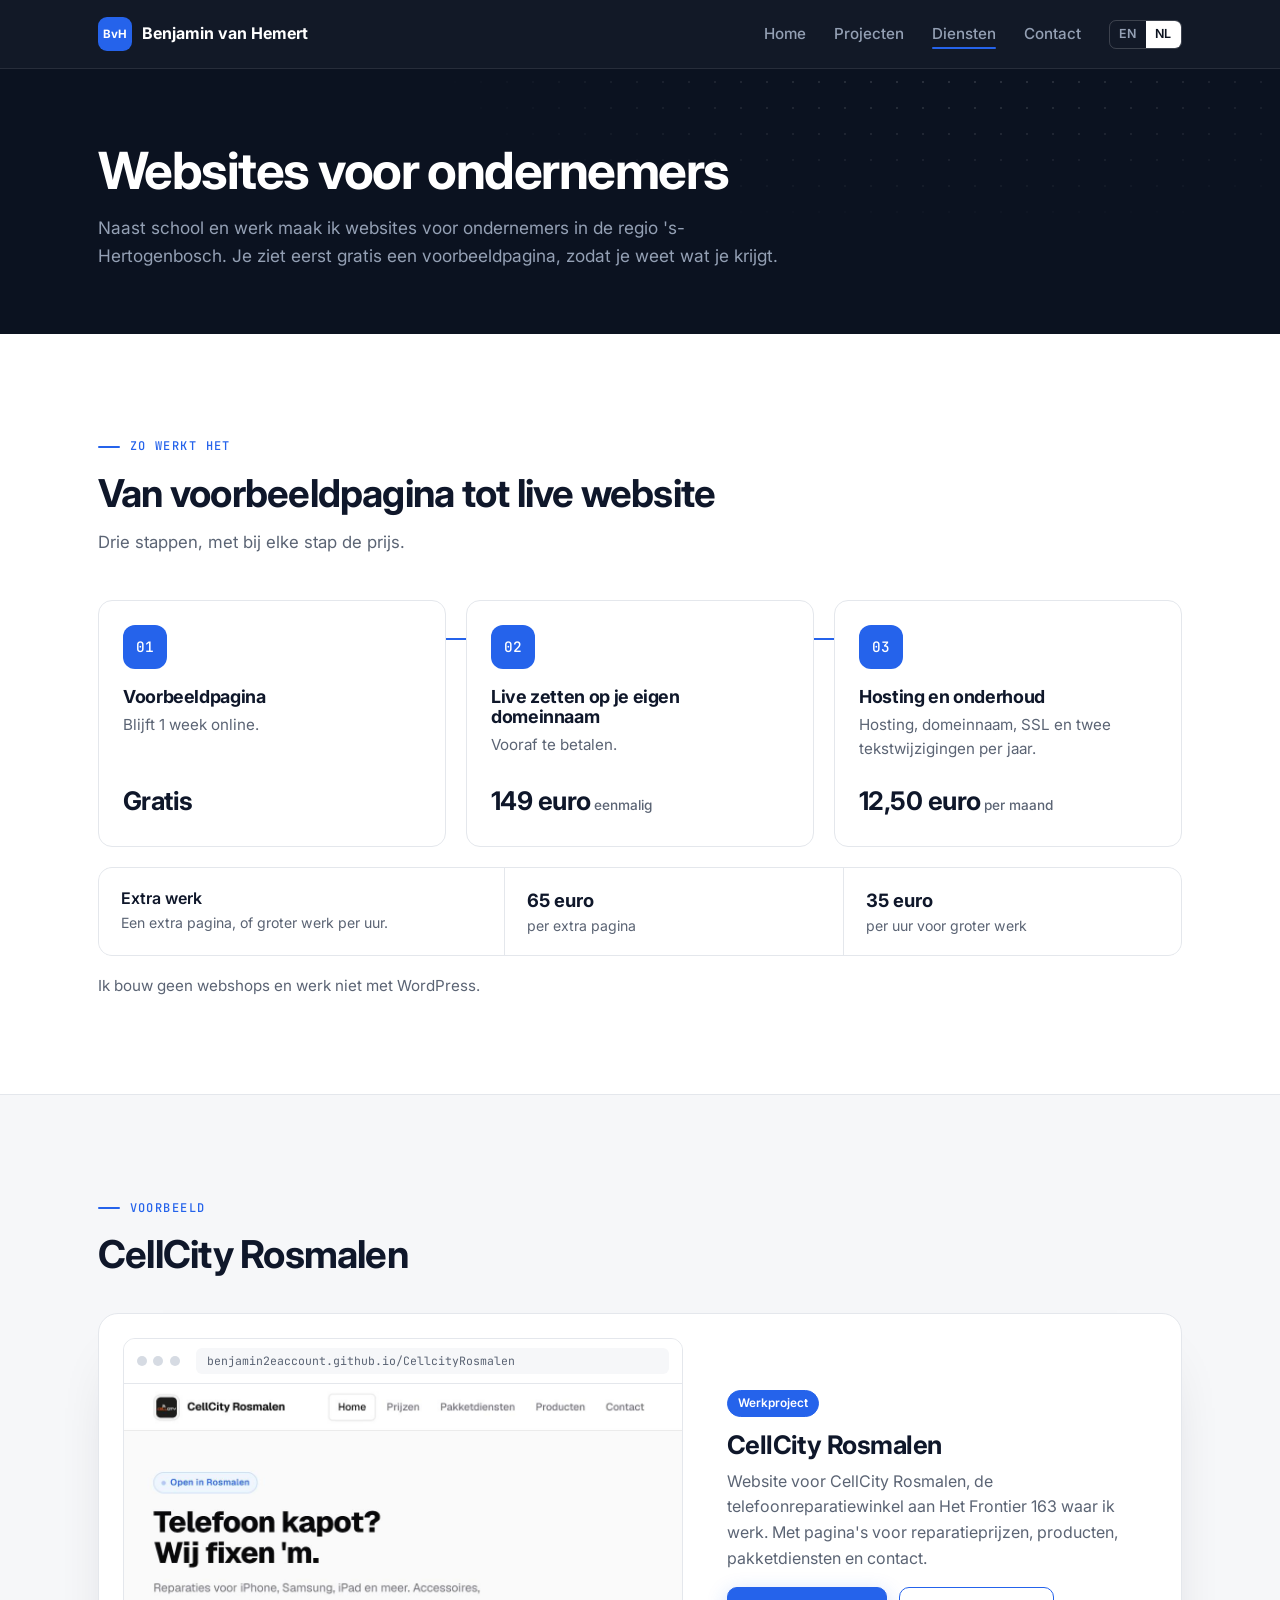
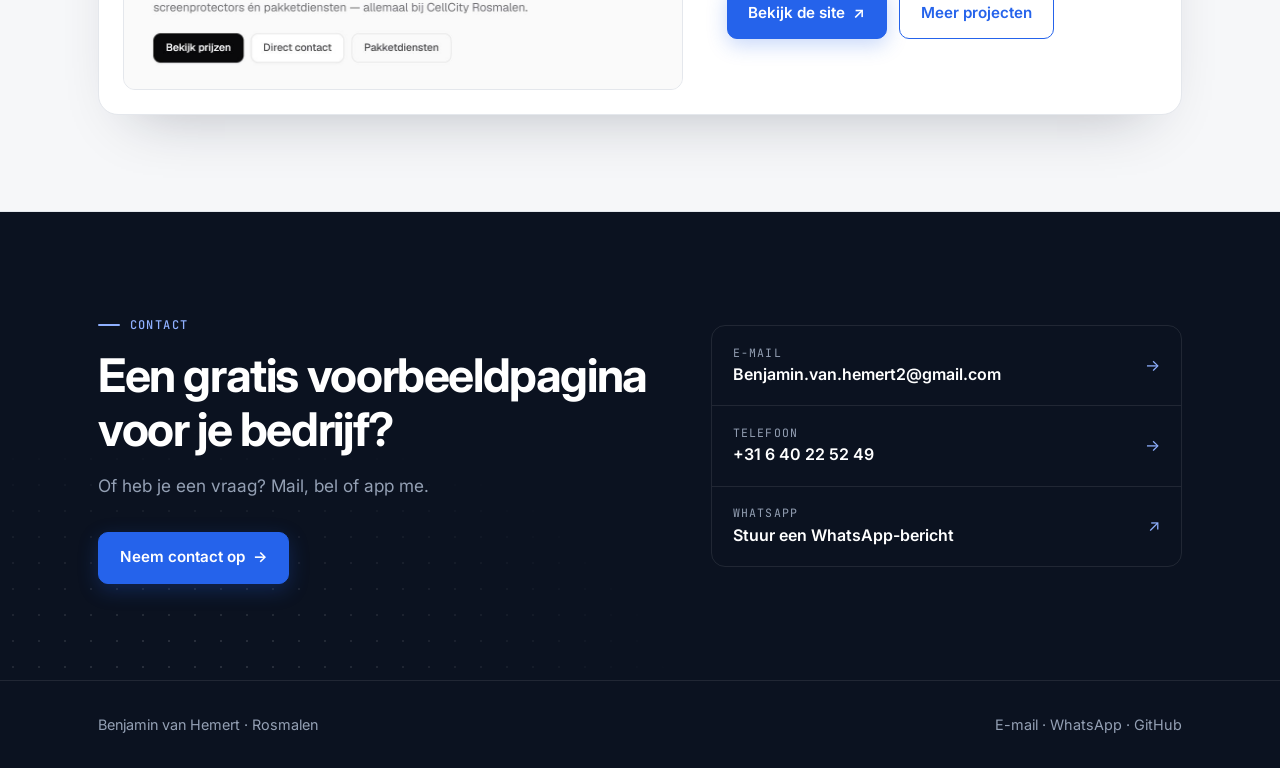
<file: nl/diensten.html>
<!DOCTYPE html>
<html lang="nl">
<head>
<meta charset="UTF-8">
<meta name="viewport" content="width=device-width, initial-scale=1">
<title>Websites voor ondernemers | Benjamin van Hemert</title>
<link rel="icon" href="data:,">
<meta name="description" content="Naast school en werk maakt Benjamin van Hemert websites voor ondernemers in de regio 's-Hertogenbosch. Gratis voorbeeldpagina, daarna 149 euro eenmalig en 12,50 euro per maand.">
<link rel="alternate" hreflang="en" href="https://benjamin2eaccount.github.io/Portfolio-123.bvh/services.html">
<link rel="alternate" hreflang="nl" href="https://benjamin2eaccount.github.io/Portfolio-123.bvh/nl/diensten.html">
<link rel="alternate" hreflang="x-default" href="https://benjamin2eaccount.github.io/Portfolio-123.bvh/services.html">
<link rel="preconnect" href="https://fonts.googleapis.com">
<link rel="preconnect" href="https://fonts.gstatic.com" crossorigin>
<link href="https://fonts.googleapis.com/css2?family=Inter:wght@400;500;600;700&family=JetBrains+Mono:wght@400;500&display=swap" rel="stylesheet">
<link rel="stylesheet" href="../style.css">
<meta name="theme-color" content="#0b1220">
<script>document.documentElement.classList.add('js')</script>
</head>
<body>

<header class="site-header">
  <nav class="container nav" aria-label="Hoofdmenu">
    <a href="index.html" class="brand"><span class="brand-mark" aria-hidden="true">BvH</span><span>Benjamin van Hemert</span></a>
    <button class="nav-toggle" type="button" aria-expanded="false" aria-controls="navMenu">Menu</button>
    <ul class="nav-menu" id="navMenu">
      <li><a href="index.html">Home</a></li>
      <li><a href="projects.html">Projecten</a></li>
      <li><a href="diensten.html" aria-current="page">Diensten</a></li>
      <li><a href="contact.html">Contact</a></li>
      <li class="lang" aria-label="Taal"><a href="../services.html" hreflang="en" lang="en">EN</a><span>NL</span></li>
    </ul>
  </nav>
</header>

<main>

<section class="page-hero">
<div class="container page-head">
  <h1>Websites voor ondernemers</h1>
  <p>Naast school en werk maak ik websites voor ondernemers in de regio 's-Hertogenbosch. Je ziet eerst gratis een voorbeeldpagina, zodat je weet wat je krijgt.</p>
</div>
</section>

<section class="section">
  <div class="container">
    <span class="eyebrow reveal">Zo werkt het</span>
    <h2 class="reveal">Van voorbeeldpagina tot live website</h2>
    <p class="section-intro reveal">Drie stappen, met bij elke stap de prijs.</p>
    <ol class="steps" data-observe>
      <li class="step reveal">
        <span class="step-num">01</span>
        <h3>Voorbeeldpagina</h3>
        <p>Blijft 1 week online.</p>
        <span class="price">Gratis</span>
      </li>
      <li class="step reveal" style="--i:1">
        <span class="step-num">02</span>
        <h3>Live zetten op je eigen domeinnaam</h3>
        <p>Vooraf te betalen.</p>
        <span class="price">149 euro<small>eenmalig</small></span>
      </li>
      <li class="step reveal" style="--i:2">
        <span class="step-num">03</span>
        <h3>Hosting en onderhoud</h3>
        <p>Hosting, domeinnaam, SSL en twee tekstwijzigingen per jaar.</p>
        <span class="price">12,50 euro<small>per maand</small></span>
      </li>
    </ol>
    <ul class="extras reveal">
      <li><span class="what">Extra werk</span><small>Een extra pagina, of groter werk per uur.</small></li>
      <li><strong>65 euro</strong><small>per extra pagina</small></li>
      <li><strong>35 euro</strong><small>per uur voor groter werk</small></li>
    </ul>
    <p class="note reveal">Ik bouw geen webshops en werk niet met WordPress.</p>
  </div>
</section>

<section class="section section-alt">
  <div class="container">
    <span class="eyebrow reveal">Voorbeeld</span>
    <h2 class="reveal">CellCity Rosmalen</h2>
    <div class="featured reveal" style="margin-top:2.25rem">
      <div class="browser">
        <div class="browser-bar" aria-hidden="true"><i></i><i></i><i></i><span>benjamin2eaccount.github.io/CellcityRosmalen</span></div>
        <div class="browser-view"><img src="../Photos/cellcity.jpg" alt="Screenshot van de homepage van CellCity Rosmalen" width="1140" height="624" loading="lazy"></div>
      </div>
      <div>
        <span class="label label-client">Werkproject</span>
        <h3>CellCity Rosmalen</h3>
        <p>Website voor CellCity Rosmalen, de telefoonreparatiewinkel aan Het Frontier 163 waar ik werk. Met pagina's voor reparatieprijzen, producten, pakketdiensten en contact.</p>
        <div class="btn-row">
          <a href="https://benjamin2eaccount.github.io/CellcityRosmalen/" class="btn btn-primary" target="_blank" rel="noopener">Bekijk de site <span class="btn-arrow" aria-hidden="true">↗</span></a>
          <a href="projects.html" class="btn btn-secondary">Meer projecten</a>
        </div>
      </div>
    </div>
  </div>
</section>

<section class="cta">
  <div class="container cta-inner">
    <div>
      <span class="eyebrow reveal">Contact</span>
      <h2 class="reveal">Een gratis voorbeeldpagina voor je bedrijf?</h2>
      <p class="reveal">Of heb je een vraag? Mail, bel of app me.</p>
      <div class="btn-row reveal">
        <a href="contact.html" class="btn btn-primary">Neem contact op <span class="btn-arrow" aria-hidden="true">→</span></a>
      </div>
    </div>
    <ul class="cta-list reveal" style="--i:1">
      <li><a href="mailto:Benjamin.van.hemert2@gmail.com"><span><span class="k">E-mail</span><span class="v">Benjamin.van.hemert2@gmail.com</span></span><span class="btn-arrow" aria-hidden="true">→</span></a></li>
      <li><a href="tel:+31640225249"><span><span class="k">Telefoon</span><span class="v">+31 6 40 22 52 49</span></span><span class="btn-arrow" aria-hidden="true">→</span></a></li>
      <li><a href="https://wa.me/31640225249" target="_blank" rel="noopener"><span><span class="k">WhatsApp</span><span class="v">Stuur een WhatsApp-bericht</span></span><span class="btn-arrow" aria-hidden="true">↗</span></a></li>
    </ul>
  </div>
</section>

</main>

<footer class="site-footer">
  <div class="container">
    <span>Benjamin van Hemert · Rosmalen</span>
    <span><a href="mailto:Benjamin.van.hemert2@gmail.com">E-mail</a> · <a href="https://wa.me/31640225249" target="_blank" rel="noopener">WhatsApp</a> · <a href="https://github.com/Benjamin2eaccount" target="_blank" rel="noopener">GitHub</a></span>
  </div>
</footer>

<script src="../script.js"></script>
</body>
</html>
</file>
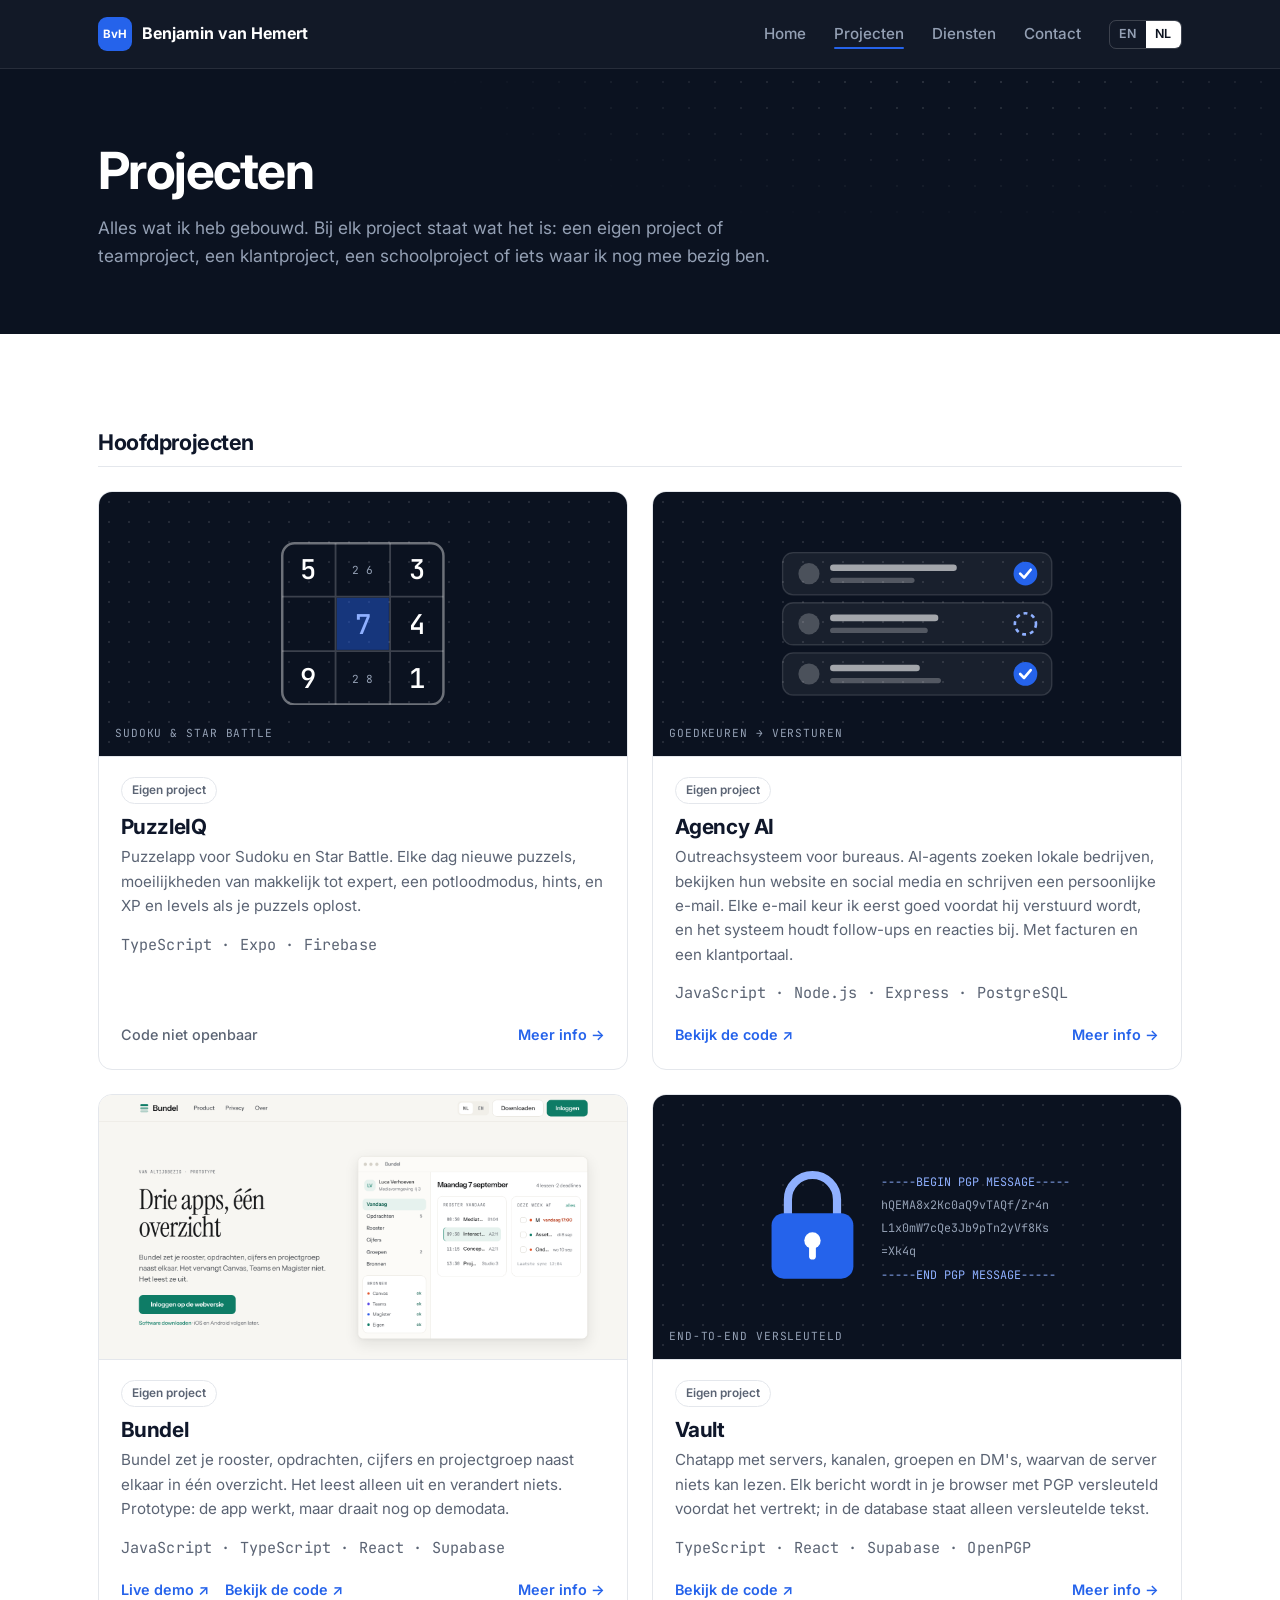
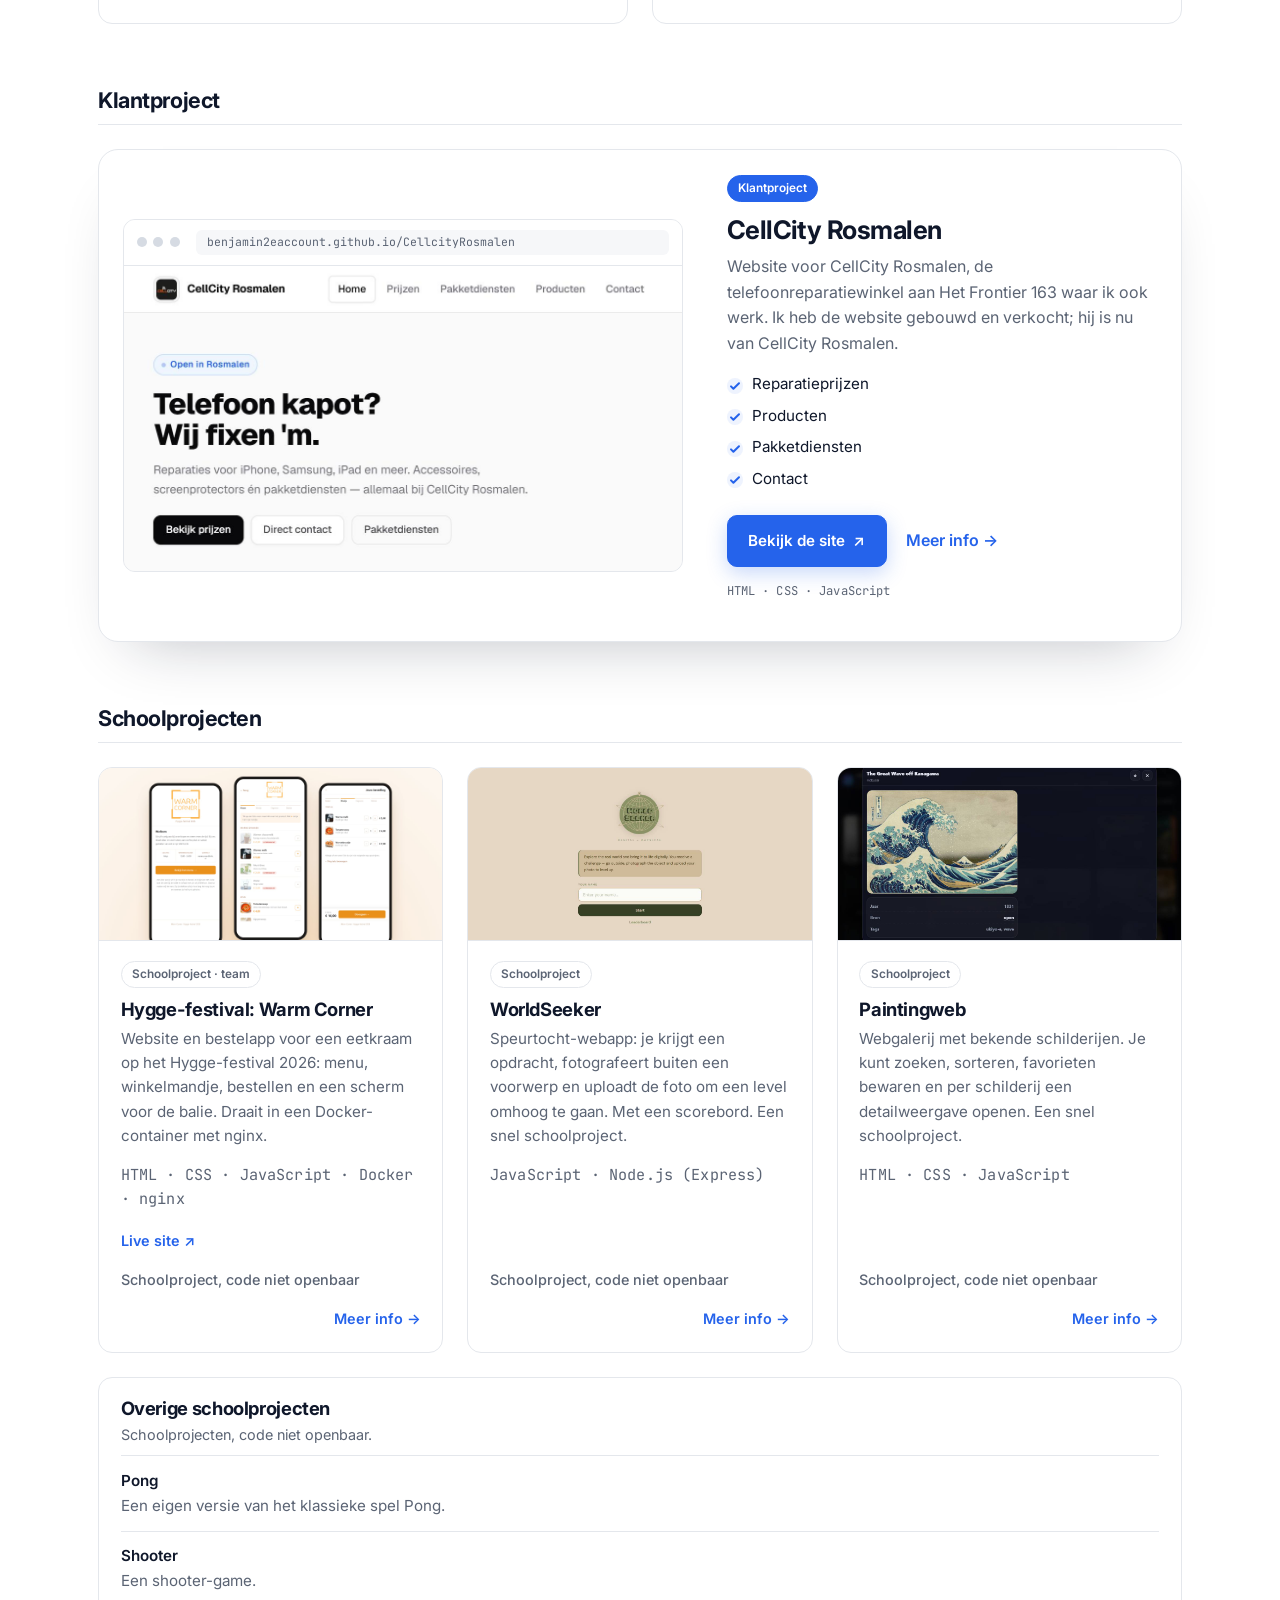
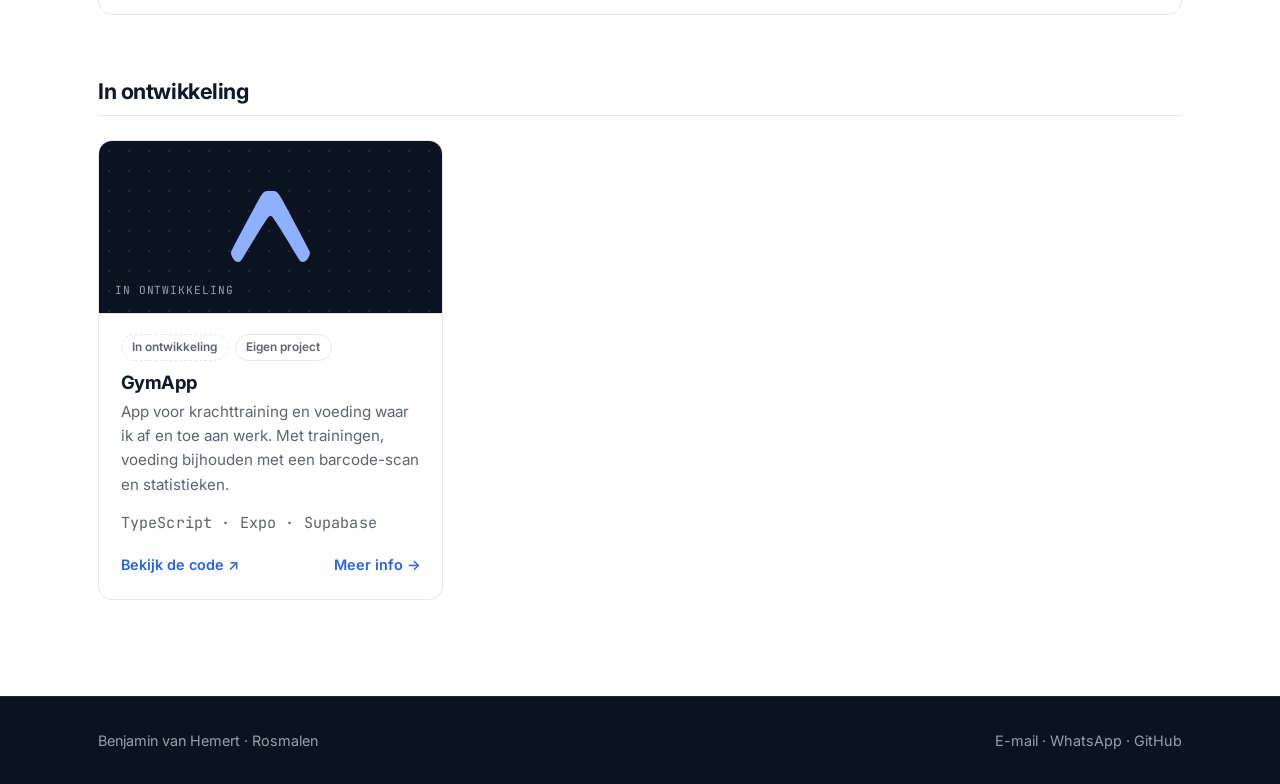
<file: nl/projects.html>
<!DOCTYPE html>
<html lang="nl">
<head>
<meta charset="UTF-8">
<meta name="viewport" content="width=device-width, initial-scale=1">
<title>Projecten | Benjamin van Hemert</title>
<link rel="icon" href="data:,">
<meta name="description" content="Projecten van Benjamin van Hemert: PuzzleIQ, Agency AI, Bundel en Vault, de website van CellCity Rosmalen en schoolprojecten.">
<link rel="alternate" hreflang="en" href="https://benjamin2eaccount.github.io/Portfolio-123.bvh/projects.html">
<link rel="alternate" hreflang="nl" href="https://benjamin2eaccount.github.io/Portfolio-123.bvh/nl/projects.html">
<link rel="alternate" hreflang="x-default" href="https://benjamin2eaccount.github.io/Portfolio-123.bvh/projects.html">
<link rel="preconnect" href="https://fonts.googleapis.com">
<link rel="preconnect" href="https://fonts.gstatic.com" crossorigin>
<link href="https://fonts.googleapis.com/css2?family=Inter:wght@400;500;600;700&family=JetBrains+Mono:wght@400;500&display=swap" rel="stylesheet">
<link rel="stylesheet" href="../style.css">
<meta name="theme-color" content="#0b1220">
<script>document.documentElement.classList.add('js')</script>
</head>
<body>

<header class="site-header">
  <nav class="container nav" aria-label="Hoofdmenu">
    <a href="index.html" class="brand"><span class="brand-mark" aria-hidden="true">BvH</span><span>Benjamin van Hemert</span></a>
    <button class="nav-toggle" type="button" aria-expanded="false" aria-controls="navMenu">Menu</button>
    <ul class="nav-menu" id="navMenu">
      <li><a href="index.html">Home</a></li>
      <li><a href="projects.html" aria-current="page">Projecten</a></li>
      <li><a href="diensten.html">Diensten</a></li>
      <li><a href="contact.html">Contact</a></li>
      <li class="lang" aria-label="Taal"><a href="../projects.html" hreflang="en" lang="en">EN</a><span>NL</span></li>
    </ul>
  </nav>
</header>

<main>

<section class="page-hero">
<div class="container page-head">
  <h1>Projecten</h1>
  <p>Alles wat ik heb gebouwd. Bij elk project staat wat het is: een eigen project of teamproject, een klantproject, een schoolproject of iets waar ik nog mee bezig ben.</p>
</div>
</section>

<section class="section">
  <div class="container">

    <div class="group">
      <h2>Hoofdprojecten</h2>
      <div class="cards cards-2">
      <article class="card" data-project="puzzleiq">
        <div class="card-media"><div class="art"><svg viewBox="0 0 132 132" aria-hidden="true"><rect x="45" y="45" width="42" height="42" fill="#2563eb" opacity=".45"/><rect x="1" y="1" width="130" height="130" rx="10" fill="none" stroke="rgba(255,255,255,.4)" stroke-width="2"/><path d="M44 1v130M88 1v130M1 44h130M1 88h130" stroke="rgba(255,255,255,.2)" stroke-width="1.5"/><text x="22" y="30" text-anchor="middle" font-family="JetBrains Mono, monospace" font-size="22" font-weight="500" fill="#fff">5</text><text x="110" y="30" text-anchor="middle" font-family="JetBrains Mono, monospace" font-size="22" font-weight="500" fill="#fff">3</text><text x="66" y="74" text-anchor="middle" font-family="JetBrains Mono, monospace" font-size="22" font-weight="500" fill="#8fb0ff">7</text><text x="22" y="118" text-anchor="middle" font-family="JetBrains Mono, monospace" font-size="22" font-weight="500" fill="#fff">9</text><text x="110" y="118" text-anchor="middle" font-family="JetBrains Mono, monospace" font-size="22" font-weight="500" fill="#fff">1</text><text x="110" y="74" text-anchor="middle" font-family="JetBrains Mono, monospace" font-size="22" font-weight="500" fill="#fff">4</text><text x="66" y="26" text-anchor="middle" font-family="JetBrains Mono, monospace" font-size="9" fill="#94a0b4">2 6</text><text x="66" y="114" text-anchor="middle" font-family="JetBrains Mono, monospace" font-size="9" fill="#94a0b4">2 8</text></svg><span class="art-caption">Sudoku &amp; Star Battle</span></div></div>
        <div class="card-body">
          <div class="label-row"><span class="label">Eigen project</span></div>
          <h3>PuzzleIQ</h3>
          <p>Puzzelapp voor Sudoku en Star Battle. Elke dag nieuwe puzzels, moeilijkheden van makkelijk tot expert, een potloodmodus, hints, en XP en levels als je puzzels oplost.</p>
          <p class="tech">TypeScript · Expo · Firebase</p>
          <div class="links"><span class="off">Code niet openbaar</span></div>
        </div>
      </article>
      <article class="card" data-project="agency-ai" style="--i:1">
        <div class="card-media"><div class="art"><svg viewBox="0 0 220 124" aria-hidden="true"><rect x="8" y="8" width="204" height="32" rx="8" fill="rgba(255,255,255,.06)" stroke="rgba(255,255,255,.14)"/><circle cx="28" cy="24" r="8" fill="rgba(255,255,255,.22)"/><rect x="44" y="17" width="96" height="5" rx="2.5" fill="rgba(255,255,255,.6)"/><rect x="44" y="27" width="64" height="4" rx="2" fill="rgba(255,255,255,.25)"/><circle cx="192" cy="24" r="9" fill="#2563eb"/><path d="M188 24l3 3 5-6" fill="none" stroke="#fff" stroke-width="2" stroke-linecap="round" stroke-linejoin="round"/><rect x="8" y="46" width="204" height="32" rx="8" fill="rgba(255,255,255,.06)" stroke="rgba(255,255,255,.14)"/><circle cx="28" cy="62" r="8" fill="rgba(255,255,255,.22)"/><rect x="44" y="55" width="82" height="5" rx="2.5" fill="rgba(255,255,255,.6)"/><rect x="44" y="65" width="74" height="4" rx="2" fill="rgba(255,255,255,.25)"/><circle cx="192" cy="62" r="8" fill="none" stroke="#8fb0ff" stroke-width="2" stroke-dasharray="3 3"/><rect x="8" y="84" width="204" height="32" rx="8" fill="rgba(255,255,255,.06)" stroke="rgba(255,255,255,.14)"/><circle cx="28" cy="100" r="8" fill="rgba(255,255,255,.22)"/><rect x="44" y="93" width="68" height="5" rx="2.5" fill="rgba(255,255,255,.6)"/><rect x="44" y="103" width="84" height="4" rx="2" fill="rgba(255,255,255,.25)"/><circle cx="192" cy="100" r="9" fill="#2563eb"/><path d="M188 100l3 3 5-6" fill="none" stroke="#fff" stroke-width="2" stroke-linecap="round" stroke-linejoin="round"/></svg><span class="art-caption">goedkeuren → versturen</span></div></div>
        <div class="card-body">
          <div class="label-row"><span class="label">Eigen project</span></div>
          <h3>Agency AI</h3>
          <p>Outreachsysteem voor bureaus. AI-agents zoeken lokale bedrijven, bekijken hun website en social media en schrijven een persoonlijke e-mail. Elke e-mail keur ik eerst goed voordat hij verstuurd wordt, en het systeem houdt follow-ups en reacties bij. Met facturen en een klantportaal.</p>
          <p class="tech">JavaScript · Node.js · Express · PostgreSQL</p>
          <div class="links"><a href="https://github.com/Benjamin2eaccount/agency-ai" target="_blank" rel="noopener">Bekijk de code ↗</a></div>
        </div>
      </article>
      <article class="card" data-project="bundel">
        <div class="card-media"><img src="../Photos/bundel.png" alt="Screenshot van de homepage van Bundel" width="1600" height="800" loading="lazy"></div>
        <div class="card-body">
          <div class="label-row"><span class="label">Eigen project</span></div>
          <h3>Bundel</h3>
          <p>Bundel zet je rooster, opdrachten, cijfers en projectgroep naast elkaar in één overzicht. Het leest alleen uit en verandert niets. Prototype: de app werkt, maar draait nog op demodata.</p>
          <p class="tech">JavaScript · TypeScript · React · Supabase</p>
          <div class="links"><a href="https://bundel-beige.vercel.app/" target="_blank" rel="noopener">Live demo ↗</a><a href="https://github.com/altijdbezig/Bundel" target="_blank" rel="noopener">Bekijk de code ↗</a></div>
        </div>
      </article>
      <article class="card" data-project="vault" style="--i:1">
        <div class="card-media"><div class="art"><svg viewBox="0 0 250 120" aria-hidden="true"><path d="M30 52V40a18 18 0 0 1 36 0v12" fill="none" stroke="#8fb0ff" stroke-width="6" stroke-linecap="round"/><rect x="18" y="50" width="60" height="48" rx="9" fill="#2563eb"/><circle cx="48" cy="70" r="6" fill="#fff"/><rect x="45.5" y="72" width="5" height="12" rx="2.5" fill="#fff"/><text x="98" y="30" font-family="JetBrains Mono, monospace" font-size="8.6" fill="#8fb0ff">-----BEGIN PGP MESSAGE-----</text><text x="98" y="47" font-family="JetBrains Mono, monospace" font-size="8.6" fill="#94a0b4">hQEMA8x2Kc0aQ9vTAQf/Zr4n</text><text x="98" y="64" font-family="JetBrains Mono, monospace" font-size="8.6" fill="#94a0b4">L1x0mW7cQe3Jb9pTn2yVf8Ks</text><text x="98" y="81" font-family="JetBrains Mono, monospace" font-size="8.6" fill="#94a0b4">=Xk4q</text><text x="98" y="98" font-family="JetBrains Mono, monospace" font-size="8.6" fill="#8fb0ff">-----END PGP MESSAGE-----</text></svg><span class="art-caption">end-to-end versleuteld</span></div></div>
        <div class="card-body">
          <div class="label-row"><span class="label">Eigen project</span></div>
          <h3>Vault</h3>
          <p>Chatapp met servers, kanalen, groepen en DM's, waarvan de server niets kan lezen. Elk bericht wordt in je browser met PGP versleuteld voordat het vertrekt; in de database staat alleen versleutelde tekst.</p>
          <p class="tech">TypeScript · React · Supabase · OpenPGP</p>
          <div class="links"><a href="https://github.com/altijdbezig/vault" target="_blank" rel="noopener">Bekijk de code ↗</a></div>
        </div>
      </article>
      </div>
    </div>

    <div class="group">
      <h2>Klantproject</h2>
    <div class="featured" data-project="cellcity">
      <div class="browser">
        <div class="browser-bar" aria-hidden="true"><i></i><i></i><i></i><span>benjamin2eaccount.github.io/CellcityRosmalen</span></div>
        <div class="browser-view"><img src="../Photos/cellcity.jpg" alt="Screenshot van de homepage van CellCity Rosmalen" width="1140" height="624" loading="lazy"></div>
      </div>
      <div>
        <span class="label label-client">Klantproject</span>
        <h3>CellCity Rosmalen</h3>
        <p>Website voor CellCity Rosmalen, de telefoonreparatiewinkel aan Het Frontier 163 waar ik ook werk. Ik heb de website gebouwd en verkocht; hij is nu van CellCity Rosmalen.</p>
        <ul class="check">
          <li>Reparatieprijzen</li>
          <li>Producten</li>
          <li>Pakketdiensten</li>
          <li>Contact</li>
        </ul>
        <div class="btn-row">
          <a href="https://benjamin2eaccount.github.io/CellcityRosmalen/" class="btn btn-primary" target="_blank" rel="noopener">Bekijk de site <span class="btn-arrow" aria-hidden="true">↗</span></a>
        </div>
        <p class="tech">HTML · CSS · JavaScript</p>
      </div>
    </div>
    </div>


    <div class="group">
      <h2>Schoolprojecten</h2>
      <div class="cards">
      <article class="card" data-project="hygge">
        <div class="card-media"><img src="../Photos/hygge.jpg" alt="Screenshots van de Warm Corner-bestelsite: home, menu en winkelmandje" width="1600" height="800" loading="lazy"></div>
        <div class="card-body">
          <div class="label-row"><span class="label">Schoolproject · team</span></div>
          <h3>Hygge-festival: Warm Corner</h3>
          <p>Website en bestelapp voor een eetkraam op het Hygge-festival 2026: menu, winkelmandje, bestellen en een scherm voor de balie. Draait in een Docker-container met nginx.</p>
          <p class="tech">HTML · CSS · JavaScript · Docker · nginx</p>
          <div class="links"><a href="https://hygge8.studiomaid.nl/" target="_blank" rel="noopener">Live site ↗</a><span class="off">Schoolproject, code niet openbaar</span></div>
        </div>
      </article>
      <article class="card" data-project="worldseeker" style="--i:1">
        <div class="card-media"><img src="../Photos/worldseeker.jpg" alt="Screenshot van het startscherm van WorldSeeker" width="1280" height="640" loading="lazy"></div>
        <div class="card-body">
          <div class="label-row"><span class="label">Schoolproject</span></div>
          <h3>WorldSeeker</h3>
          <p>Speurtocht-webapp: je krijgt een opdracht, fotografeert buiten een voorwerp en uploadt de foto om een level omhoog te gaan. Met een scorebord. Een snel schoolproject.</p>
          <p class="tech">JavaScript · Node.js (Express)</p>
          <div class="links"><span class="off">Schoolproject, code niet openbaar</span></div>
        </div>
      </article>
      <article class="card" data-project="paintingweb" style="--i:2">
        <div class="card-media"><img src="../Photos/paintingweb.jpg" alt="Screenshot van Paintingweb met de detailweergave van een schilderij" width="1280" height="640" loading="lazy"></div>
        <div class="card-body">
          <div class="label-row"><span class="label">Schoolproject</span></div>
          <h3>Paintingweb</h3>
          <p>Webgalerij met bekende schilderijen. Je kunt zoeken, sorteren, favorieten bewaren en per schilderij een detailweergave openen. Een snel schoolproject.</p>
          <p class="tech">HTML · CSS · JavaScript</p>
          <div class="links"><span class="off">Schoolproject, code niet openbaar</span></div>
        </div>
      </article>
      </div>
      <div class="other-list" style="margin-top:1.5rem">
        <h3>Overige schoolprojecten</h3>
        <p class="other-note">Schoolprojecten, code niet openbaar.</p>
        <ul>
          <li><strong>Pong</strong>Een eigen versie van het klassieke spel Pong.</li>
          <li><strong>Shooter</strong>Een shooter-game.</li>
        </ul>
      </div>
    </div>

    <div class="group">
      <h2>In ontwikkeling</h2>
      <div class="cards">
      <article class="card" data-project="gymapp">
        <div class="card-media"><div class="art"><svg viewBox="0 0 24 24" aria-hidden="true" style="fill:#8fb0ff;height:46%"><path d="M0 20.084c.043.53.23 1.063.718 1.778.58.849 1.576 1.315 2.303.567.49-.505 5.794-9.776 8.35-13.29a.761.761 0 011.248 0c2.556 3.514 7.86 12.785 8.35 13.29.727.748 1.723.282 2.303-.567.57-.835.728-1.42.728-2.046 0-.426-8.26-15.798-9.092-17.078-.8-1.23-1.044-1.498-2.397-1.542h-1.032c-1.353.044-1.597.311-2.398 1.542C8.267 3.991.33 18.758 0 19.77Z"/></svg><span class="art-caption">in ontwikkeling</span></div></div>
        <div class="card-body">
          <div class="label-row"><span class="label label-progress">In ontwikkeling</span><span class="label">Eigen project</span></div>
          <h3>GymApp</h3>
          <p>App voor krachttraining en voeding waar ik af en toe aan werk. Met trainingen, voeding bijhouden met een barcode-scan en statistieken.</p>
          <p class="tech">TypeScript · Expo · Supabase</p>
          <div class="links"><a href="https://github.com/altijdbezig/gymapp" target="_blank" rel="noopener">Bekijk de code ↗</a></div>
        </div>
      </article>
      </div>
    </div>

  </div>
</section>

</main>

<footer class="site-footer">
  <div class="container">
    <span>Benjamin van Hemert · Rosmalen</span>
    <span><a href="mailto:Benjamin.van.hemert2@gmail.com">E-mail</a> · <a href="https://wa.me/31640225249" target="_blank" rel="noopener">WhatsApp</a> · <a href="https://github.com/Benjamin2eaccount" target="_blank" rel="noopener">GitHub</a></span>
  </div>
</footer>

<script src="../project-info.js"></script>
<script src="../script.js"></script>
</body>
</html>
</file>
<file: style.css>
/* Benjamin van Hemert — Portfolio */

:root {
  --bg: #ffffff;
  --bg-alt: #f6f7f9;
  --ink: #0b1220;
  --ink-2: #111a2c;
  --ink-line: rgba(255,255,255,.09);
  --on-ink: #e7ecf3;
  --on-ink-muted: #94a0b4;
  --text: #0f172a;
  --muted: #5b6474;
  --border: #e4e7ec;
  --accent: #2563eb;
  --accent-dark: #1d4ed8;
  --accent-soft: #eef3fe;
  --accent-light: #8fb0ff;
  --radius: 14px;
  --max: 1140px;
  --ease: cubic-bezier(.2,.7,.2,1);
  --mono: 'JetBrains Mono', ui-monospace, SFMono-Regular, Menlo, Consolas, monospace;
}

*, *::before, *::after { box-sizing: border-box; margin: 0; padding: 0; }
html { -webkit-text-size-adjust: 100%; scroll-behavior: smooth; scroll-padding-top: 80px; }
body {
  font-family: 'Inter', system-ui, -apple-system, 'Segoe UI', Roboto, sans-serif;
  font-size: 1rem;
  line-height: 1.6;
  color: var(--text);
  background: var(--bg);
  overflow-x: hidden;
  -webkit-font-smoothing: antialiased;
}
img { display: block; max-width: 100%; height: auto; }
a { color: var(--accent); }
a:hover { color: var(--accent-dark); }
h1, h2, h3 { line-height: 1.15; font-weight: 700; letter-spacing: -.02em; }
:focus-visible { outline: 2px solid var(--accent); outline-offset: 3px; border-radius: 4px; }
.visually-hidden { position: absolute; width: 1px; height: 1px; overflow: hidden; clip: rect(0 0 0 0); white-space: nowrap; }

.container { width: 100%; max-width: var(--max); margin: 0 auto; padding: 0 16px; }
@media (min-width: 640px) { .container { padding: 0 28px; } }

/* NAV */
.site-header {
  position: sticky; top: 0; z-index: 50;
  background: rgba(11,18,32,.97);
  border-bottom: 1px solid var(--ink-line);
  transition: background .3s, box-shadow .3s;
}
.site-header.scrolled { background: rgba(11,18,32,.94); box-shadow: 0 8px 30px rgba(0,0,0,.25); }
.nav { display: flex; align-items: center; justify-content: space-between; height: 68px; gap: 1rem; }
.brand { display: inline-flex; align-items: center; gap: .65rem; font-weight: 700; color: #fff; text-decoration: none; white-space: nowrap; }
.brand:hover { color: #fff; }
.brand-mark {
  display: inline-grid; place-items: center; width: 34px; height: 34px; border-radius: 9px;
  background: var(--accent); color: #fff; font-size: .72rem; font-weight: 700; letter-spacing: .02em;
  transition: transform .4s var(--ease);
}
.brand:hover .brand-mark { transform: rotate(-8deg) scale(1.06); }
.nav-menu { display: flex; align-items: center; gap: 1.75rem; list-style: none; }
.nav-menu > li > a:not(.lang a) {
  position: relative; color: var(--on-ink-muted); text-decoration: none; font-size: .95rem; font-weight: 500; transition: color .2s;
}
.nav-menu > li > a::after {
  content: ""; position: absolute; left: 0; right: 0; bottom: -6px; height: 2px; border-radius: 2px;
  background: var(--accent); transform: scaleX(0); transform-origin: left; transition: transform .35s var(--ease);
}
.nav-menu > li > a:hover, .nav-menu > li > a[aria-current="page"] { color: #fff; }
.nav-menu > li > a:hover::after, .nav-menu > li > a[aria-current="page"]::after { transform: scaleX(1); }
.lang { display: flex; border: 1px solid rgba(255,255,255,.18); border-radius: 7px; overflow: hidden; }
.lang a, .lang span { padding: .22rem .6rem; font-size: .78rem; font-weight: 600; text-decoration: none; }
.lang a { color: var(--on-ink-muted); }
.lang a:hover { color: #fff; background: rgba(255,255,255,.06); }
.lang span { background: #fff; color: var(--ink); }
.nav-toggle {
  display: none; background: none; border: 1px solid rgba(255,255,255,.2); border-radius: 8px;
  padding: .45rem .8rem; font: inherit; font-size: .9rem; color: #fff; cursor: pointer;
}

@media (max-width: 760px) {
  .nav-toggle { display: block; }
  .nav-menu {
    display: none; position: absolute; top: 68px; left: 0; right: 0;
    flex-direction: column; align-items: flex-start; gap: 0;
    background: var(--ink); border-bottom: 1px solid var(--ink-line); padding: .5rem 16px 1.1rem;
  }
  .nav-menu.open { display: flex; animation: drop .3s var(--ease); }
  .nav-menu li { width: 100%; }
  .nav-menu > li > a { display: block; padding: .75rem 0; font-size: 1rem; }
  .nav-menu > li > a::after { display: none; }
  .nav-menu .lang { margin-top: .5rem; display: inline-flex; width: auto; }
}
@keyframes drop { from { opacity: 0; transform: translateY(-8px); } }

/* BUTTONS */
.btn {
  display: inline-flex; align-items: center; justify-content: center; gap: .5rem;
  padding: .8rem 1.3rem; border-radius: 10px;
  font-weight: 600; font-size: .95rem; text-decoration: none; text-align: center;
  border: 1px solid var(--accent); cursor: pointer; font-family: inherit;
  transition: transform .25s var(--ease), background .2s, border-color .2s, color .2s, box-shadow .25s;
}
.btn:hover { transform: translateY(-2px); }
.btn:active { transform: translateY(0); }
.btn-arrow { display: inline-block; transition: transform .3s var(--ease); }
.btn:hover .btn-arrow { transform: translateX(4px); }
.btn-primary { background: var(--accent); color: #fff; box-shadow: 0 6px 20px rgba(37,99,235,.25); }
.btn-primary:hover { background: var(--accent-dark); border-color: var(--accent-dark); color: #fff; box-shadow: 0 10px 28px rgba(37,99,235,.35); }
.btn-secondary { background: #fff; color: var(--accent); }
.btn-secondary:hover { background: var(--accent-soft); color: var(--accent-dark); }
.btn-ghost { background: transparent; color: #fff; border-color: rgba(255,255,255,.25); }
.btn-ghost:hover { color: #fff; border-color: rgba(255,255,255,.6); background: rgba(255,255,255,.05); }
.btn-row { display: flex; flex-wrap: wrap; gap: .75rem; }

/* SECTIONS */
.section { padding: 6rem 0; }
.section-alt { background: var(--bg-alt); border-top: 1px solid var(--border); border-bottom: 1px solid var(--border); }
.section h2 { font-size: clamp(1.7rem, 3.2vw, 2.4rem); margin-bottom: .9rem; }
.section-intro { color: var(--muted); max-width: 660px; margin-bottom: 2.75rem; font-size: 1.05rem; }
.eyebrow {
  display: inline-flex; align-items: center; gap: .6rem;
  font-family: var(--mono); font-size: .75rem; font-weight: 500; text-transform: uppercase; letter-spacing: .12em;
  color: var(--accent); margin-bottom: .9rem;
}
.eyebrow::before { content: ""; width: 22px; height: 2px; border-radius: 2px; background: currentColor; }
.section-head { display: flex; flex-wrap: wrap; align-items: flex-end; justify-content: space-between; gap: 1rem 2rem; }
.section-head .section-intro { margin-bottom: 0; }
.section-head + * { margin-top: 2.75rem; }
@media (max-width: 640px) { .section { padding: 4.25rem 0; } }

/* HERO */
.hero {
  position: relative; overflow: hidden; isolation: isolate;
  background: var(--ink); color: var(--on-ink);
  padding: 5.5rem 0 0;
}
.hero-grid {
  position: absolute; inset: 0; z-index: -1; pointer-events: none;
  background-image: radial-gradient(rgba(255,255,255,.13) 1px, transparent 1.4px);
  background-size: 26px 26px;
  -webkit-mask-image: radial-gradient(ellipse 70% 65% at 60% 35%, #000 20%, transparent 75%);
  mask-image: radial-gradient(ellipse 70% 65% at 60% 35%, #000 20%, transparent 75%);
}
.hero-inner { display: grid; grid-template-columns: minmax(0, 1.1fr) minmax(0, .9fr); gap: 3.5rem; align-items: center; }
.status {
  display: inline-flex; align-items: center; gap: .55rem; margin-bottom: 1.6rem;
  padding: .35rem .8rem .35rem .65rem; border-radius: 999px;
  border: 1px solid var(--ink-line); background: rgba(255,255,255,.04);
  font-size: .82rem; font-weight: 500; color: var(--on-ink);
}
.pulse { position: relative; width: 8px; height: 8px; border-radius: 50%; background: var(--accent-light); }
.pulse::after {
  content: ""; position: absolute; inset: -4px; border-radius: 50%; border: 2px solid var(--accent-light);
  animation: pulse 2s var(--ease) infinite;
}
@keyframes pulse { from { transform: scale(.6); opacity: .9; } to { transform: scale(1.8); opacity: 0; } }
.hero h1 { font-size: clamp(2.3rem, 5.2vw, 4rem); color: #fff; margin-bottom: 1.3rem; letter-spacing: -.035em; }
.hero h1 .w { display: inline-block; overflow: hidden; vertical-align: bottom; padding-bottom: .08em; margin-bottom: -.08em; }
.hero h1 .w > span { display: inline-block; }
.hero h1 .hl { color: var(--accent-light); }
.hero-lead { font-size: 1.15rem; color: var(--on-ink-muted); max-width: 560px; margin-bottom: 2rem; }
.hero-facts {
  display: grid; grid-template-columns: repeat(3, minmax(0, 1fr)); gap: 1px; margin-top: 3rem;
  border: 1px solid var(--ink-line); border-radius: 12px; overflow: hidden; background: var(--ink-line);
  list-style: none; max-width: 600px;
}
.hero-facts li { background: var(--ink); padding: .9rem 1rem; }
.hero-facts strong { display: block; color: #fff; font-size: .92rem; font-weight: 600; }
.hero-facts span { display: block; color: var(--on-ink-muted); font-size: .8rem; margin-top: .1rem; }

/* intro animation (alleen met JS en zonder reduced motion) */
.js .hero [data-intro] { opacity: 0; transform: translateY(14px); }
.js .hero h1 .w > span { transform: translateY(105%); }
.js .hero.ready [data-intro] { opacity: 1; transform: none; transition: opacity .8s var(--ease), transform .8s var(--ease); transition-delay: calc(var(--d, 0) * 1ms); }
.js .hero.ready h1 .w > span { transform: none; transition: transform .9s var(--ease); transition-delay: calc(var(--d, 0) * 1ms); }

/* CODE WINDOW */
.code-wrap { perspective: 1200px; }
.code-window {
  position: relative; border-radius: 16px; overflow: hidden;
  background: var(--ink-2); border: 1px solid rgba(255,255,255,.1);
  box-shadow: 0 40px 80px -20px rgba(0,0,0,.6), 0 0 0 1px rgba(0,0,0,.3);
  transform-style: preserve-3d; transition: transform .5s var(--ease);
  will-change: transform;
}
.code-bar { display: flex; align-items: center; gap: .45rem; padding: .8rem 1rem; border-bottom: 1px solid var(--ink-line); }
.code-bar i { width: 11px; height: 11px; border-radius: 50%; background: rgba(255,255,255,.14); }
.code-bar span { margin-left: .6rem; font-family: var(--mono); font-size: .75rem; color: var(--on-ink-muted); }
.code-body {
  margin: 0; padding: 1.3rem 1.3rem 1.5rem; min-height: 15.5rem;
  font-family: var(--mono); font-size: .86rem; line-height: 1.85; color: var(--on-ink);
  white-space: pre-wrap; word-break: break-word;
}
.code-body .k { color: var(--accent-light); }
.code-body .p { color: var(--on-ink-muted); }
.code-body .s { color: #c9d4e6; }
.code-body .n { color: #fff; font-weight: 500; }
.code-body .c { color: #64708a; font-style: italic; }
.caret { display: inline-block; width: .55em; height: 1.1em; margin-left: 1px; vertical-align: -.18em; background: var(--accent-light); animation: blink 1s steps(1) infinite; }
@keyframes blink { 50% { opacity: 0; } }

/* MARQUEE */
.marquee { position: relative; margin-top: 4.5rem; border-top: 1px solid var(--ink-line); padding: 1.3rem 0; overflow: hidden; }
.marquee::before, .marquee::after { content: ""; position: absolute; top: 0; bottom: 0; width: 12%; z-index: 1; pointer-events: none; }
.marquee::before { left: 0; background: linear-gradient(90deg, var(--ink), transparent); }
.marquee::after { right: 0; background: linear-gradient(270deg, var(--ink), transparent); }
.marquee-track { display: flex; width: max-content; animation: marquee 45s linear infinite; will-change: transform; }
.marquee ul { display: flex; gap: 2.75rem; padding-right: 2.75rem; list-style: none; }
.marquee li { display: inline-flex; align-items: center; gap: .6rem; color: var(--on-ink-muted); font-weight: 500; font-size: .95rem; white-space: nowrap; transition: color .2s; }
.marquee li:hover { color: #fff; }
.marquee svg { width: 22px; height: 22px; fill: currentColor; }
@keyframes marquee { to { transform: translateX(-50%); } }

@media (max-width: 900px) {
  .hero { padding-top: 3.5rem; }
  .hero-inner { grid-template-columns: 1fr; gap: 2.75rem; }
  .hero-facts { margin-top: 2.25rem; }
}
@media (max-width: 560px) {
  .hero-lead { font-size: 1.05rem; }
  .hero-facts { grid-template-columns: 1fr; }
  .code-body { font-size: .78rem; padding: 1rem; min-height: 14rem; }
  .marquee { margin-top: 3rem; }
}

/* PAGE HERO (subpagina's) */
.page-hero { position: relative; overflow: hidden; isolation: isolate; background: var(--ink); color: var(--on-ink); }
.page-hero::before {
  content: ""; position: absolute; inset: 0; z-index: -1;
  background-image: radial-gradient(rgba(255,255,255,.12) 1px, transparent 1.4px); background-size: 26px 26px;
  -webkit-mask-image: radial-gradient(ellipse 60% 90% at 75% 0%, #000 10%, transparent 70%);
  mask-image: radial-gradient(ellipse 60% 90% at 75% 0%, #000 10%, transparent 70%);
}
.page-head { padding-top: 4.5rem; padding-bottom: 4rem; }
.page-head h1 { font-size: clamp(2.1rem, 4.5vw, 3.2rem); margin-bottom: .9rem; color: #fff; letter-spacing: -.03em; animation: rise .9s var(--ease) both; }
.page-head p { color: var(--on-ink-muted); max-width: 680px; font-size: 1.08rem; animation: rise .9s .12s var(--ease) both; }
@keyframes rise { from { opacity: 0; transform: translateY(16px); } }
@media (max-width: 640px) { .page-head { padding-top: 3rem; padding-bottom: 2.75rem; } }

/* STEPS / PRIJZEN */
.steps { position: relative; display: grid; grid-template-columns: repeat(3, minmax(0, 1fr)); gap: 1.25rem; list-style: none; counter-reset: step; }
.steps::before {
  content: ""; position: absolute; top: 2.35rem; left: 12%; right: 12%; height: 2px; background: var(--border); z-index: 0;
}
.steps::after {
  content: ""; position: absolute; top: 2.35rem; left: 12%; right: 12%; height: 2px; background: var(--accent); z-index: 0;
  transform: scaleX(0); transform-origin: left; transition: transform 1.4s .3s var(--ease);
}
.steps.is-visible::after, html:not(.js) .steps::after { transform: scaleX(1); }
.step {
  position: relative; z-index: 1; display: flex; flex-direction: column;
  border: 1px solid var(--border); border-radius: var(--radius); background: #fff; padding: 1.5rem;
  transition: transform .35s var(--ease), box-shadow .35s var(--ease), border-color .35s;
}
.step:hover { transform: translateY(-4px); box-shadow: 0 18px 40px -18px rgba(15,23,42,.25); border-color: #d3d9e2; }
.step-num {
  display: grid; place-items: center; width: 44px; height: 44px; border-radius: 12px; margin-bottom: 1.1rem;
  background: var(--accent); color: #fff; font-family: var(--mono); font-weight: 500; font-size: .9rem;
  box-shadow: 0 0 0 6px #fff;
}
.section-alt .step-num { box-shadow: 0 0 0 6px var(--bg-alt); }
.step h3 { font-size: 1.12rem; margin-bottom: .35rem; }
.step p { color: var(--muted); font-size: .95rem; }
.step .price { margin-top: auto; padding-top: 1.25rem; font-size: 1.6rem; font-weight: 700; letter-spacing: -.02em; }
.step .price small { font-size: .85rem; font-weight: 500; color: var(--muted); letter-spacing: 0; margin-left: .2rem; }
.extras {
  display: grid; grid-template-columns: 1.2fr 1fr 1fr; gap: 1px; margin-top: 1.25rem;
  border: 1px solid var(--border); border-radius: var(--radius); overflow: hidden; background: var(--border); list-style: none;
}
.extras li { background: #fff; padding: 1.1rem 1.4rem; }
.extras .what { font-weight: 600; }
.extras small { display: block; color: var(--muted); font-size: .88rem; font-weight: 400; }
.extras strong { font-size: 1.15rem; }
.note { margin-top: 1.1rem; color: var(--muted); font-size: .95rem; }
@media (max-width: 860px) {
  .steps { grid-template-columns: 1fr; }
  .steps::before, .steps::after { top: 12%; bottom: 12%; left: calc(1.5rem + 21px); right: auto; width: 2px; height: auto; }
  .steps::after { transform: scaleY(0); transform-origin: top; }
  .steps.is-visible::after, html:not(.js) .steps::after { transform: scaleY(1); }
  .extras { grid-template-columns: 1fr; }
}

/* LABELS */
.label {
  align-self: flex-start;
  display: inline-block; font-size: .74rem; font-weight: 600; padding: .2rem .65rem;
  border-radius: 999px; border: 1px solid var(--border); color: var(--muted); background: #fff;
}
.label-client { background: var(--accent); border-color: var(--accent); color: #fff; }

/* BROWSER FRAME / FEATURED */
.featured {
  display: grid; grid-template-columns: 1.3fr 1fr; gap: 2.75rem; align-items: center;
  border: 1px solid var(--border); border-radius: 20px; background: #fff; padding: 1.5rem;
  box-shadow: 0 30px 60px -35px rgba(15,23,42,.3);
}
.featured > img { border-radius: 10px; border: 1px solid var(--border); width: 100%; }
.browser { border-radius: 12px; overflow: hidden; border: 1px solid var(--border); background: var(--bg-alt); }
.browser-bar { display: flex; align-items: center; gap: .4rem; padding: .6rem .8rem; border-bottom: 1px solid var(--border); background: #fff; }
.browser-bar i { width: 10px; height: 10px; border-radius: 50%; background: #d6dbe3; }
.browser-bar span {
  flex: 1; margin-left: .6rem; padding: .22rem .7rem; border-radius: 6px; background: var(--bg-alt);
  font-family: var(--mono); font-size: .72rem; color: var(--muted); white-space: nowrap; overflow: hidden; text-overflow: ellipsis;
}
.browser-view { overflow: hidden; }
.browser-view img { width: 100%; transition: transform 1.2s var(--ease); }
.featured:hover .browser-view img { transform: scale(1.04); }
.featured h3 { font-size: 1.6rem; margin: .8rem 0 .6rem; }
.featured p { color: var(--muted); margin-bottom: 1rem; }
.check { list-style: none; margin: 0 0 1.5rem; display: grid; gap: .45rem; }
.check li { position: relative; padding-left: 1.6rem; color: var(--text); font-size: .95rem; }
.check li::before {
  content: ""; position: absolute; left: 0; top: .35em; width: 1rem; height: 1rem; border-radius: 50%;
  background: var(--accent-soft) url("data:image/svg+xml,%3Csvg xmlns='http://www.w3.org/2000/svg' viewBox='0 0 16 16'%3E%3Cpath d='M4 8.4l2.4 2.4L12 5.2' fill='none' stroke='%232563eb' stroke-width='2' stroke-linecap='round' stroke-linejoin='round'/%3E%3C/svg%3E") center / 100% no-repeat;
}
@media (max-width: 860px) { .featured { grid-template-columns: 1fr; gap: 1.5rem; padding: 1rem; } }

/* CARDS */
.cards { display: grid; grid-template-columns: repeat(auto-fill, minmax(290px, 1fr)); gap: 1.5rem; }
.card {
  display: flex; flex-direction: column; border: 1px solid var(--border); border-radius: var(--radius); background: #fff; overflow: hidden;
  transition: transform .4s var(--ease), box-shadow .4s var(--ease), border-color .3s;
}
.card:hover { transform: translateY(-6px); box-shadow: 0 24px 48px -24px rgba(15,23,42,.3); border-color: #d3d9e2; }
.card-media { overflow: hidden; border-bottom: 1px solid var(--border); }
.card img, .card .shot-placeholder { aspect-ratio: 2 / 1; width: 100%; object-fit: cover; object-position: top; transition: transform .9s var(--ease); }
.card > img, .card > .shot-placeholder { border-bottom: 1px solid var(--border); }
.card:hover img { transform: scale(1.05); }
.shot-placeholder {
  display: flex; flex-direction: column; gap: .5rem; align-items: center; justify-content: center; padding: 1rem;
  background: var(--ink); color: #fff; font-weight: 600; font-size: 1.1rem; text-align: center; letter-spacing: -.01em;
}
.shot-placeholder svg { width: 34px; height: 34px; fill: var(--accent-light); }
.card-body { padding: 1.25rem 1.35rem 1.4rem; display: flex; flex-direction: column; flex: 1; }
.card h3 { font-size: 1.15rem; margin: .7rem 0 .4rem; }
.card p { color: var(--muted); font-size: .95rem; }
.card .note-line { font-size: .88rem; color: var(--text); margin-top: .6rem; }
.tech { font-family: var(--mono); font-size: .76rem; color: var(--muted); margin-top: .9rem; letter-spacing: .01em; }
.links { display: flex; flex-wrap: wrap; gap: 1rem; margin-top: auto; padding-top: 1.1rem; font-size: .9rem; font-weight: 600; }
.links a { text-decoration: none; }
.links a:hover { text-decoration: underline; }
.links .off { color: var(--muted); font-weight: 500; }

.group { margin-top: 4rem; }
.group:first-child { margin-top: 0; }
.group h2 { font-size: 1.35rem; padding-bottom: .7rem; margin-bottom: 1.5rem; border-bottom: 1px solid var(--border); }
.more { margin-top: 2.25rem; }

/* PROJECTEN: twee kolommen voor de hoofdprojecten */
.cards-2 { grid-template-columns: repeat(2, minmax(0, 1fr)); }
@media (max-width: 760px) { .cards-2 { grid-template-columns: 1fr; } }
.cards-2 .card h3 { font-size: 1.3rem; }

/* ILLUSTRATIES voor projecten zonder screenshot */
.art {
  position: relative; display: grid; place-items: center; aspect-ratio: 2 / 1; overflow: hidden; isolation: isolate;
  background: var(--ink); color: var(--on-ink);
}
.art::before {
  content: ""; position: absolute; inset: 0; z-index: -1;
  background-image: radial-gradient(rgba(255,255,255,.1) 1px, transparent 1.4px); background-size: 20px 20px;
}
.art svg { width: auto; height: 62%; max-width: 80%; transition: transform .9s var(--ease); }
.card:hover .art svg { transform: scale(1.06); }
.art .mono { font-family: var(--mono); }
.art-caption {
  position: absolute; left: 1rem; bottom: .8rem; font-family: var(--mono); font-size: .7rem;
  letter-spacing: .08em; text-transform: uppercase; color: var(--on-ink-muted);
}

/* extra labels */
.label-team { border-color: #cfdcfb; background: var(--accent-soft); color: var(--accent-dark); }
.label-progress { border-style: dashed; }
.label-row { display: flex; flex-wrap: wrap; gap: .4rem; }
.card .status-line { font-size: .85rem; color: var(--text); margin-top: .6rem; }

/* SCHOOLPROJECTEN: één kaart plus een compacte lijst */
.school-grid { display: grid; grid-template-columns: minmax(0, 1fr) minmax(0, 2fr); gap: 1.5rem; align-items: start; }
@media (max-width: 800px) { .school-grid { grid-template-columns: 1fr; } }
.other-list { border: 1px solid var(--border); border-radius: var(--radius); background: #fff; padding: 1.25rem 1.35rem .5rem; }
.other-list h3 { font-size: 1.15rem; }
.other-note { color: var(--muted); font-size: .9rem; margin: .2rem 0 .6rem; }
.other-list ul { list-style: none; }
.other-list li { padding: .8rem 0; border-top: 1px solid var(--border); color: var(--muted); font-size: .95rem; transition: padding .3s var(--ease); }
.other-list li:hover { padding-left: .4rem; }
.other-list li strong { display: block; color: var(--text); font-weight: 600; }

/* PROJECT-POPUP */
.is-clickable { cursor: pointer; }
.more-btn {
  margin-left: auto; padding: 0; border: 0; background: none; cursor: pointer;
  font: inherit; font-weight: 600; color: var(--accent);
}
.more-btn span { display: inline-block; transition: transform .3s var(--ease); }
.more-btn:hover { color: var(--accent-dark); }
.more-btn:hover span, .is-clickable:hover .more-btn span { transform: translateX(4px); }
.btn-row .more-btn { margin-left: 0; padding: .8rem .4rem; }

.project-modal {
  width: min(720px, calc(100% - 2rem)); max-height: calc(100dvh - 2rem); margin: auto; padding: 0;
  border: 0; border-radius: 18px; background: #fff; color: var(--text); overflow-y: auto;
  box-shadow: 0 40px 80px -20px rgba(11,18,32,.5);
}
.project-modal::backdrop { background: rgba(11,18,32,.6); backdrop-filter: blur(4px); }
.project-modal[open] { animation: modal-in .35s var(--ease); }
.project-modal[open]::backdrop { animation: fade-in .35s var(--ease); }
@keyframes modal-in { from { opacity: 0; transform: translateY(18px) scale(.98); } }
@keyframes fade-in { from { opacity: 0; } }
html:has(.project-modal[open]) { overflow: hidden; }

.modal-close {
  position: sticky; top: .8rem; float: right; z-index: 2; margin: .8rem .8rem -3.3rem 0;
  width: 2.5rem; height: 2.5rem; border-radius: 50%; border: 1px solid rgba(255,255,255,.25);
  background: rgba(11,18,32,.75); color: #fff; font-size: 1.5rem; line-height: 1; cursor: pointer;
  transition: background .2s, transform .25s var(--ease);
}
.modal-close:hover { background: var(--ink); transform: rotate(90deg); }
.modal-media { border-bottom: 1px solid var(--border); }
.modal-media img, .modal-media .art { width: 100%; aspect-ratio: 2 / 1; object-fit: cover; object-position: top; }
.modal-body { padding: 1.6rem 1.75rem 1.9rem; }
.modal-title { font-size: 1.7rem; margin: .8rem 0 .5rem; }
.modal-lead { color: var(--muted); }
.modal-body h3 {
  margin: 1.6rem 0 .6rem; font-family: var(--mono); font-size: .74rem; font-weight: 500;
  letter-spacing: .08em; text-transform: uppercase; color: var(--accent);
}
.modal-about { color: var(--text); }
.modal-points { margin-bottom: 0; }
.modal-body .links { padding-top: 1.4rem; }
@media (max-width: 560px) {
  .modal-body { padding: 1.25rem 1.2rem 1.5rem; }
  .modal-title { font-size: 1.4rem; }
}

/* SKILLS */
.skill-groups { display: grid; grid-template-columns: repeat(6, minmax(0, 1fr)); gap: 1.25rem; }
.skill-group { grid-column: span 2; border: 1px solid var(--border); border-radius: var(--radius); background: #fff; padding: 1.25rem; }
.skill-group.wide { grid-column: span 3; }
.skill-group h3 {
  display: flex; justify-content: space-between; align-items: baseline;
  font-size: .78rem; font-family: var(--mono); font-weight: 500; text-transform: uppercase; letter-spacing: .1em; color: var(--muted); margin-bottom: 1rem;
}
.skill-group h3 span { color: #a0a8b6; }
.skill-grid { display: grid; grid-template-columns: repeat(auto-fill, minmax(92px, 1fr)); gap: .65rem; list-style: none; }
.skill {
  display: flex; flex-direction: column; align-items: center; justify-content: center; gap: .55rem;
  aspect-ratio: 1 / .92; padding: .8rem .4rem; border-radius: 12px;
  border: 1px solid var(--border); background: var(--bg-alt); color: var(--text);
  font-size: .82rem; font-weight: 600; text-align: center;
  transition: transform .35s var(--ease), border-color .3s, background .3s, color .3s, box-shadow .35s var(--ease);
}
.skill svg { width: 30px; height: 30px; fill: currentColor; transition: transform .45s var(--ease); }
.skill:hover { transform: translateY(-4px); border-color: var(--accent); background: #fff; color: var(--accent); box-shadow: 0 14px 28px -16px rgba(37,99,235,.45); }
.skill:hover svg { transform: scale(1.12) rotate(-4deg); }
@media (max-width: 960px) {
  .skill-groups { grid-template-columns: repeat(2, minmax(0, 1fr)); }
  .skill-group, .skill-group.wide { grid-column: span 1; }
}
@media (max-width: 600px) {
  .skill-groups { grid-template-columns: 1fr; }
  .skill-grid { grid-template-columns: repeat(auto-fill, minmax(68px, 1fr)); gap: .5rem; }
  .skill { font-size: .74rem; }
  .skill svg { width: 26px; height: 26px; }
}

/* TIJDLIJN: werk en opleiding naast elkaar */
.tracks { display: grid; grid-template-columns: repeat(2, minmax(0, 1fr)); gap: 2.5rem; align-items: start; }
@media (max-width: 860px) { .tracks { grid-template-columns: 1fr; gap: 3rem; } }
.track-title { display: flex; align-items: center; gap: .7rem; font-size: 1.25rem; margin-bottom: 1.5rem; }
.track-icon { display: grid; place-items: center; width: 40px; height: 40px; border-radius: 11px; background: var(--accent); }
.track-icon svg { width: 21px; height: 21px; fill: #fff; }

.timeline { --tl-x: 9px; position: relative; list-style: none; }
.tl-track { position: absolute; left: calc(var(--tl-x) - 1px); top: .5rem; bottom: .5rem; width: 2px; background: var(--border); border-radius: 2px; }
.tl-fill { position: absolute; inset: 0; background: var(--accent); border-radius: 2px; transform-origin: top; transform: scaleY(var(--p, 0)); }
html:not(.js) .tl-fill { transform: scaleY(1); }
.tl-item { position: relative; padding-left: calc(var(--tl-x) + 26px); padding-bottom: 1.25rem; }
.tl-dot {
  position: absolute; left: calc(var(--tl-x) - 9px); top: 1.45rem; width: 18px; height: 18px; border-radius: 50%;
  background: #fff; border: 2px solid #cfd5de; transition: border-color .4s, background .4s, box-shadow .4s;
}
.tl-item.is-passed .tl-dot, html:not(.js) .tl-dot { border-color: var(--accent); background: var(--accent); box-shadow: 0 0 0 5px var(--accent-soft); }
.tl-item.is-now .tl-dot::after {
  content: ""; position: absolute; inset: -6px; border-radius: 50%; border: 2px solid var(--accent);
  animation: pulse 2s var(--ease) infinite;
}
.tl-card {
  border: 1px solid var(--border); border-radius: var(--radius); background: #fff; padding: 1.2rem 1.35rem;
  transition: transform .35s var(--ease), box-shadow .35s var(--ease), border-color .3s;
}
.tl-card:hover { transform: translateX(4px); box-shadow: 0 16px 36px -22px rgba(15,23,42,.3); border-color: #d3d9e2; }
.tl-top { display: flex; flex-wrap: wrap; align-items: center; gap: .6rem; margin-bottom: .55rem; }
.tl-date { font-family: var(--mono); font-size: .76rem; color: var(--muted); padding: .16rem .55rem; border-radius: 6px; background: var(--bg-alt); border: 1px solid var(--border); }
.tl-now { font-size: .74rem; font-weight: 700; color: var(--accent); }
.tl-card h3 { font-size: 1.12rem; }
.tl-org { color: var(--text); font-weight: 500; font-size: .95rem; margin-top: .1rem; }
.tl-card p:not(.tl-org) { color: var(--muted); font-size: .94rem; margin-top: .45rem; }
.tl-card a { font-weight: 600; font-size: .9rem; text-decoration: none; }
.tl-card a:hover { text-decoration: underline; }

/* ZIJWERK-BAND */
.side-band { padding: 0 0 6rem; }
.side-band-inner {
  display: flex; flex-wrap: wrap; align-items: center; justify-content: space-between; gap: 1.5rem 2rem;
  border: 1px solid var(--border); border-radius: 20px; background: var(--bg-alt); padding: 2rem 2.25rem;
}
.side-band h2 { font-size: clamp(1.25rem, 2.4vw, 1.6rem); margin-bottom: .35rem; }
.side-band p { color: var(--muted); }
.side-band .eyebrow { margin-bottom: .6rem; }
@media (max-width: 640px) { .side-band { padding-bottom: 4.25rem; } .side-band-inner { padding: 1.5rem; } }

/* CTA BAND */
.cta {
  position: relative; overflow: hidden; isolation: isolate; background: var(--ink); color: var(--on-ink); padding: 6rem 0;
}
.cta::before {
  content: ""; position: absolute; inset: 0; z-index: -1;
  background-image: radial-gradient(rgba(255,255,255,.12) 1px, transparent 1.4px); background-size: 26px 26px;
  -webkit-mask-image: radial-gradient(ellipse 55% 80% at 15% 100%, #000 10%, transparent 70%);
  mask-image: radial-gradient(ellipse 55% 80% at 15% 100%, #000 10%, transparent 70%);
}
.cta-inner { display: grid; grid-template-columns: minmax(0, 1.2fr) minmax(0, 1fr); gap: 3rem; align-items: center; }
.cta h2 { font-size: clamp(1.9rem, 4vw, 2.9rem); color: #fff; margin-bottom: 1rem; letter-spacing: -.03em; }
.cta p { color: var(--on-ink-muted); font-size: 1.08rem; max-width: 520px; margin-bottom: 2rem; }
.cta .eyebrow { color: var(--accent-light); }
.cta-list { list-style: none; border: 1px solid var(--ink-line); border-radius: var(--radius); overflow: hidden; }
.cta-list li + li { border-top: 1px solid var(--ink-line); }
.cta-list a {
  display: flex; justify-content: space-between; align-items: center; gap: 1rem; padding: 1.1rem 1.3rem;
  color: #fff; text-decoration: none; transition: background .25s, padding .3s var(--ease);
}
.cta-list a:hover { background: rgba(255,255,255,.04); padding-left: 1.6rem; color: #fff; }
.cta-list .k { display: block; font-family: var(--mono); font-size: .72rem; text-transform: uppercase; letter-spacing: .1em; color: var(--on-ink-muted); }
.cta-list .v { font-weight: 600; word-break: break-word; }
.cta-list .btn-arrow { color: var(--accent-light); }
@media (max-width: 860px) { .cta { padding: 4.5rem 0; } .cta-inner { grid-template-columns: 1fr; gap: 2.25rem; } }

/* CONTACT */
.contact-grid { display: grid; grid-template-columns: 1fr 1.2fr; gap: 2.5rem; align-items: start; }
@media (max-width: 800px) { .contact-grid { grid-template-columns: 1fr; gap: 2rem; } }
.contact-list { list-style: none; border: 1px solid var(--border); border-radius: var(--radius); background: #fff; overflow: hidden; }
.contact-list li { padding: 1.05rem 1.35rem; border-top: 1px solid var(--border); transition: background .25s; }
.contact-list li:hover { background: var(--bg-alt); }
.contact-list li:first-child { border-top: 0; }
.contact-list .k { display: block; font-family: var(--mono); font-size: .72rem; text-transform: uppercase; letter-spacing: .1em; color: var(--muted); margin-bottom: .1rem; }
.contact-list a, .contact-list .v { font-weight: 600; word-break: break-word; }

.form { border: 1px solid var(--border); border-radius: var(--radius); background: #fff; padding: 1.75rem; box-shadow: 0 30px 60px -40px rgba(15,23,42,.3); }
.form h2 { font-size: 1.3rem; margin-bottom: .4rem; }
.form .hint { color: var(--muted); font-size: .9rem; margin-bottom: 1.4rem; }
.field { margin-bottom: 1.1rem; }
.field label { display: block; font-size: .9rem; font-weight: 600; margin-bottom: .35rem; }
.field input, .field textarea {
  width: 100%; font: inherit; font-size: 1rem; padding: .75rem .85rem;
  border: 1px solid #cfd4da; border-radius: 9px; background: var(--bg-alt); color: var(--text);
  transition: border-color .2s, background .2s, box-shadow .2s;
}
.field input:focus, .field textarea:focus { outline: none; border-color: var(--accent); background: #fff; box-shadow: 0 0 0 4px var(--accent-soft); }
.field textarea { min-height: 150px; resize: vertical; }
.form .btn { width: 100%; }

/* FOOTER */
.site-footer { background: var(--ink); border-top: 1px solid var(--ink-line); padding: 2rem 0; font-size: .9rem; color: var(--on-ink-muted); }
.site-footer .container { display: flex; flex-wrap: wrap; justify-content: space-between; gap: .75rem; }
.site-footer a { color: var(--on-ink-muted); text-decoration: none; }
.site-footer a:hover { color: #fff; }

/* SCROLL REVEAL */
.js .reveal { opacity: 0; transform: translateY(26px); transition: opacity .9s var(--ease), transform .9s var(--ease); transition-delay: calc(var(--i, 0) * 80ms); }
.js .reveal.is-visible { opacity: 1; transform: none; }

@media (prefers-reduced-motion: reduce) {
  html { scroll-behavior: auto; }
  *, *::before, *::after { animation-duration: .001ms !important; animation-iteration-count: 1 !important; transition-duration: .001ms !important; transition-delay: 0s !important; }
  .js .reveal, .js .hero [data-intro], .js .hero h1 .w > span { opacity: 1; transform: none; }
  .marquee-track { animation: none; flex-wrap: wrap; }
  .marquee ul[aria-hidden] { display: none; }
}
</file>
